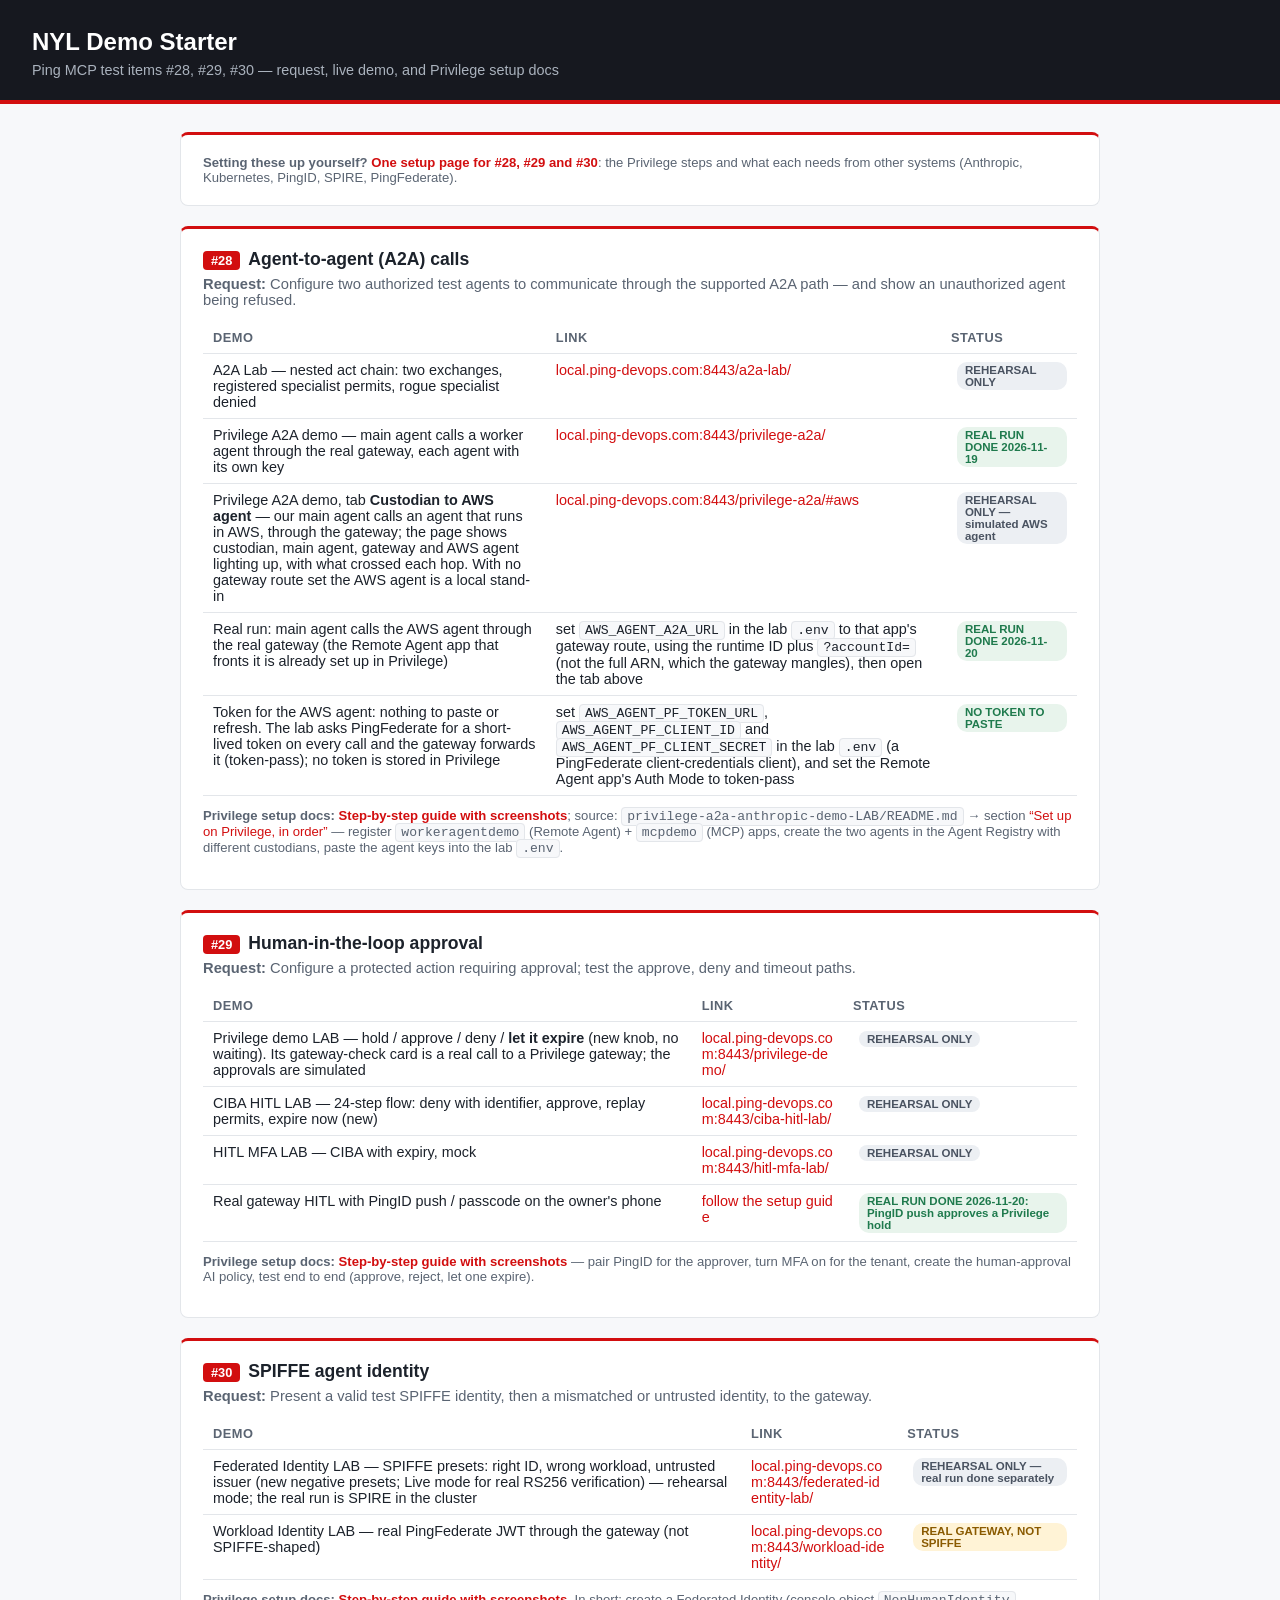
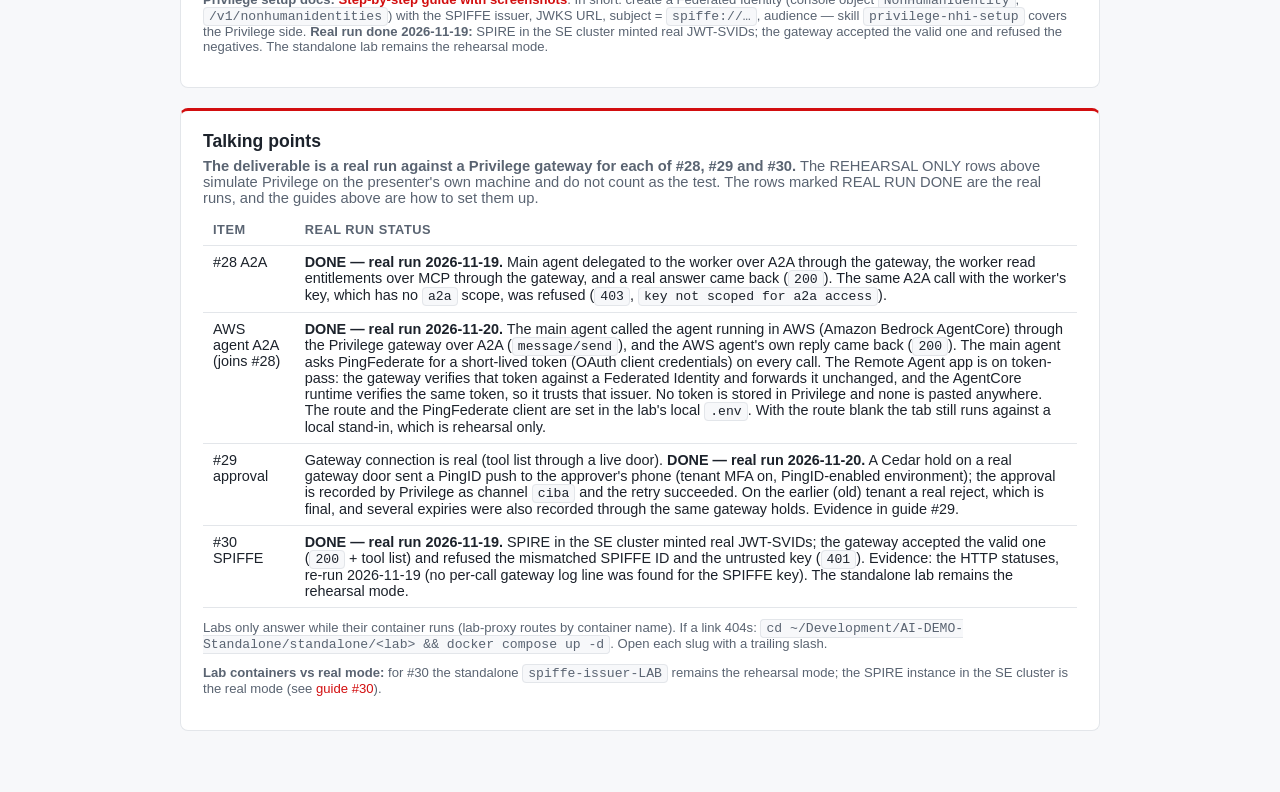
<file: index.html>
<!DOCTYPE html>
<html lang="en">
<head>
<meta charset="utf-8">
<meta name="viewport" content="width=device-width, initial-scale=1">
<title>NYL Demo Starter — MCP test items #28, #29, #30</title>
<style>
  :root { --red:#d20e0f; --text:#1c222b; --muted:#5a6472; --border:#e3e6ea; --bg:#f7f8fa; }
  * { box-sizing:border-box; }
  body { margin:0; font-family:'Montserrat',-apple-system,Helvetica,Arial,sans-serif; color:var(--text); background:var(--bg); }
  header { background:#16181f; color:#fff; padding:28px 32px 22px; border-bottom:4px solid var(--red); }
  header h1 { margin:0 0 6px; font-size:1.5rem; }
  header p { margin:0; color:#aab2bd; font-size:.9rem; }
  main { max-width:960px; margin:0 auto; padding:28px 20px 60px; }
  .card { background:#fff; border:1px solid var(--border); border-top:3px solid var(--red); border-radius:8px; padding:20px 22px; margin-bottom:20px; }
  .card h2 { margin:0 0 4px; font-size:1.1rem; }
  .num { display:inline-block; background:var(--red); color:#fff; border-radius:4px; padding:2px 8px; font-size:.8rem; margin-right:8px; vertical-align:middle; }
  .req { color:var(--muted); font-size:.92rem; margin:6px 0 14px; }
  table { width:100%; border-collapse:collapse; font-size:.9rem; }
  th, td { text-align:left; padding:8px 10px; border-bottom:1px solid var(--border); vertical-align:top; }
  th { color:var(--muted); font-weight:600; font-size:.8rem; text-transform:uppercase; letter-spacing:.04em; }
  a { color:var(--red); text-decoration:none; word-break:break-all; }
  a:hover { text-decoration:underline; }
  .note { font-size:.82rem; color:var(--muted); margin-top:12px; }
  .badge { display:inline-block; font-size:.72rem; font-weight:700; border-radius:10px; padding:2px 8px; margin-left:6px; vertical-align:middle; }
  .mock { background:#e8f4ec; color:#1f7a4d; }
  .owner { background:#fdeaea; color:var(--red); }
  .real { background:#e8f4ec; color:#1f7a4d; }
  .rehearsal { background:#eceff3; color:#4a5361; }
  .partial { background:#fff3d6; color:#8a5a00; }
  code { background:var(--bg); border:1px solid var(--border); border-radius:4px; padding:1px 5px; font-size:.82rem; }
</style>
</head>
<body>
<header>
  <h1>NYL Demo Starter</h1>
  <p>Ping MCP test items #28, #29, #30 &mdash; request, live demo, and Privilege setup docs</p>
</header>
<main>

  <div class="card">
    <p class="note" style="margin:0"><b>Setting these up yourself?</b> <a href="guides/setup-all.html"><b>One setup page for #28, #29 and #30</b></a>: the Privilege steps and what each needs from other systems (Anthropic, Kubernetes, PingID, SPIRE, PingFederate).</p>
  </div>

  <div class="card">
    <h2><span class="num">#28</span>Agent-to-agent (A2A) calls</h2>
    <p class="req"><b>Request:</b> Configure two authorized test agents to communicate through the supported A2A path &mdash; and show an unauthorized agent being refused.</p>
    <table>
      <tr><th>Demo</th><th>Link</th><th>Status</th></tr>
      <tr>
        <td>A2A Lab &mdash; nested act chain: two exchanges, registered specialist permits, rogue specialist denied</td>
        <td><a href="https://local.ping-devops.com:8443/a2a-lab/" target="_blank" rel="noopener noreferrer">local.ping-devops.com:8443/a2a-lab/</a></td>
        <td><span class="badge rehearsal">REHEARSAL ONLY</span></td>
      </tr>
      <tr>
        <td>Privilege A2A demo &mdash; main agent calls a worker agent through the real gateway, each agent with its own key</td>
        <td><a href="https://local.ping-devops.com:8443/privilege-a2a/" target="_blank" rel="noopener noreferrer">local.ping-devops.com:8443/privilege-a2a/</a></td>
        <td><span class="badge real">REAL RUN DONE 2026-11-19</span></td>
      </tr>
      <tr>
        <td>Privilege A2A demo, tab <b>Custodian to AWS agent</b> &mdash; our main agent calls an agent that runs in AWS, through the gateway; the page shows custodian, main agent, gateway and AWS agent lighting up, with what crossed each hop. With no gateway route set the AWS agent is a local stand-in</td>
        <td><a href="https://local.ping-devops.com:8443/privilege-a2a/#aws" target="_blank" rel="noopener noreferrer">local.ping-devops.com:8443/privilege-a2a/#aws</a></td>
        <td><span class="badge rehearsal">REHEARSAL ONLY &mdash; simulated AWS agent</span></td>
      </tr>
      <tr>
        <td>Real run: main agent calls the AWS agent through the real gateway (the Remote Agent app that fronts it is already set up in Privilege)</td>
        <td>set <code>AWS_AGENT_A2A_URL</code> in the lab <code>.env</code> to that app's gateway route, using the runtime ID plus <code>?accountId=</code> (not the full ARN, which the gateway mangles), then open the tab above</td>
        <td><span class="badge real">REAL RUN DONE 2026-11-20</span></td>
      </tr>
      <tr>
        <td>Token for the AWS agent: nothing to paste or refresh. The lab asks PingFederate for a short-lived token on every call and the gateway forwards it (token-pass); no token is stored in Privilege</td>
        <td>set <code>AWS_AGENT_PF_TOKEN_URL</code>, <code>AWS_AGENT_PF_CLIENT_ID</code> and <code>AWS_AGENT_PF_CLIENT_SECRET</code> in the lab <code>.env</code> (a PingFederate client-credentials client), and set the Remote Agent app's Auth Mode to token-pass</td>
        <td><span class="badge real">NO TOKEN TO PASTE</span></td>
      </tr>
    </table>
    <p class="note"><b>Privilege setup docs:</b> <a href="guides/28-a2a.html"><b>Step-by-step guide with screenshots</b></a>; source: <code>privilege-a2a-anthropic-demo-LAB/README.md</code> &rarr; section
      <a href="https://github.com/curtismu7/privilege-a2a-anthropic-demo-LAB#set-up-on-privilege-in-order">&ldquo;Set up on Privilege, in order&rdquo;</a>
      &mdash; register <code>workeragentdemo</code> (Remote Agent) + <code>mcpdemo</code> (MCP) apps, create the two agents in the Agent Registry with different custodians, paste the agent keys into the lab <code>.env</code>.</p>
  </div>

  <div class="card">
    <h2><span class="num">#29</span>Human-in-the-loop approval</h2>
    <p class="req"><b>Request:</b> Configure a protected action requiring approval; test the approve, deny and timeout paths.</p>
    <table>
      <tr><th>Demo</th><th>Link</th><th>Status</th></tr>
      <tr>
        <td>Privilege demo LAB &mdash; hold / approve / deny / <b>let it expire</b> (new knob, no waiting). Its gateway-check card is a real call to a Privilege gateway; the approvals are simulated</td>
        <td><a href="https://local.ping-devops.com:8443/privilege-demo/" target="_blank" rel="noopener noreferrer">local.ping-devops.com:8443/privilege-demo/</a></td>
        <td><span class="badge rehearsal">REHEARSAL ONLY</span></td>
      </tr>
      <tr>
        <td>CIBA HITL LAB &mdash; 24-step flow: deny with identifier, approve, replay permits, expire now (new)</td>
        <td><a href="https://local.ping-devops.com:8443/ciba-hitl-lab/" target="_blank" rel="noopener noreferrer">local.ping-devops.com:8443/ciba-hitl-lab/</a></td>
        <td><span class="badge rehearsal">REHEARSAL ONLY</span></td>
      </tr>
      <tr>
        <td>HITL MFA LAB &mdash; CIBA with expiry, mock</td>
        <td><a href="https://local.ping-devops.com:8443/hitl-mfa-lab/" target="_blank" rel="noopener noreferrer">local.ping-devops.com:8443/hitl-mfa-lab/</a></td>
        <td><span class="badge rehearsal">REHEARSAL ONLY</span></td>
      </tr>
      <tr>
        <td>Real gateway HITL with PingID push / passcode on the owner's phone</td>
        <td><a href="guides/29-human-approval.html">follow the setup guide</a></td>
        <td><span class="badge real">REAL RUN DONE 2026-11-20: PingID push approves a Privilege hold</span></td>
      </tr>
    </table>
    <p class="note"><b>Privilege setup docs:</b> <a href="guides/29-human-approval.html"><b>Step-by-step guide with screenshots</b></a>
      &mdash; pair PingID for the approver, turn MFA on for the tenant, create the human-approval AI policy, test end to end (approve, reject, let one expire).</p>
  </div>

  <div class="card">
    <h2><span class="num">#30</span>SPIFFE agent identity</h2>
    <p class="req"><b>Request:</b> Present a valid test SPIFFE identity, then a mismatched or untrusted identity, to the gateway.</p>
    <table>
      <tr><th>Demo</th><th>Link</th><th>Status</th></tr>
      <tr>
        <td>Federated Identity LAB &mdash; SPIFFE presets: right ID, wrong workload, untrusted issuer (new negative presets; Live mode for real RS256 verification) &mdash; rehearsal mode; the real run is SPIRE in the cluster</td>
        <td><a href="https://local.ping-devops.com:8443/federated-identity-lab/" target="_blank" rel="noopener noreferrer">local.ping-devops.com:8443/federated-identity-lab/</a></td>
        <td><span class="badge rehearsal">REHEARSAL ONLY &mdash; real run done separately</span></td>
      </tr>
      <tr>
        <td>Workload Identity LAB &mdash; real PingFederate JWT through the gateway (not SPIFFE-shaped)</td>
        <td><a href="https://local.ping-devops.com:8443/workload-identity/" target="_blank" rel="noopener noreferrer">local.ping-devops.com:8443/workload-identity/</a></td>
        <td><span class="badge partial">REAL GATEWAY, NOT SPIFFE</span></td>
      </tr>
    </table>
    <p class="note"><b>Privilege setup docs:</b> <a href="guides/30-spiffe.html"><b>Step-by-step guide with screenshots</b></a>. In short: create a Federated Identity (console object <code>NonHumanIdentity</code>, <code>/v1/nonhumanidentities</code>) with the SPIFFE issuer, JWKS URL, subject = <code>spiffe://&hellip;</code>, audience &mdash; skill <code>privilege-nhi-setup</code> covers the Privilege side. <b>Real run done 2026-11-19:</b> SPIRE in the SE cluster minted real JWT-SVIDs; the gateway accepted the valid one and refused the negatives. The standalone lab remains the rehearsal mode.</p>
  </div>

  <div class="card">
    <h2>Talking points</h2>
    <p class="req" style="margin-bottom:8px"><b>The deliverable is a real run against a Privilege gateway for each of #28, #29 and #30.</b> The REHEARSAL ONLY rows above simulate Privilege on the presenter's own machine and do not count as the test. The rows marked REAL RUN DONE are the real runs, and the guides above are how to set them up.</p>
    <table>
      <tr><th>Item</th><th>Real run status</th></tr>
      <tr><td>#28 A2A</td><td><b>DONE &mdash; real run 2026-11-19.</b> Main agent delegated to the worker over A2A through the gateway, the worker read entitlements over MCP through the gateway, and a real answer came back (<code>200</code>). The same A2A call with the worker's key, which has no <code>a2a</code> scope, was refused (<code>403</code>, <code>key not scoped for a2a access</code>).</td></tr>
      <tr><td>AWS agent A2A (joins #28)</td><td><b>DONE &mdash; real run 2026-11-20.</b> The main agent called the agent running in AWS (Amazon Bedrock AgentCore) through the Privilege gateway over A2A (<code>message/send</code>), and the AWS agent's own reply came back (<code>200</code>). The main agent asks PingFederate for a short-lived token (OAuth client credentials) on every call. The Remote Agent app is on token-pass: the gateway verifies that token against a Federated Identity and forwards it unchanged, and the AgentCore runtime verifies the same token, so it trusts that issuer. No token is stored in Privilege and none is pasted anywhere. The route and the PingFederate client are set in the lab's local <code>.env</code>. With the route blank the tab still runs against a local stand-in, which is rehearsal only.</td></tr>
      <tr><td>#29 approval</td><td>Gateway connection is real (tool list through a live door). <b>DONE &mdash; real run 2026-11-20.</b> A Cedar hold on a real gateway door sent a PingID push to the approver's phone (tenant MFA on, PingID-enabled environment); the approval is recorded by Privilege as channel <code>ciba</code> and the retry succeeded. On the earlier (old) tenant a real reject, which is final, and several expiries were also recorded through the same gateway holds. Evidence in guide #29.</td></tr>
      <tr><td>#30 SPIFFE</td><td><b>DONE &mdash; real run 2026-11-19.</b> SPIRE in the SE cluster minted real JWT-SVIDs; the gateway accepted the valid one (<code>200</code> + tool list) and refused the mismatched SPIFFE ID and the untrusted key (<code>401</code>). Evidence: the HTTP statuses, re-run 2026-11-19 (no per-call gateway log line was found for the SPIFFE key). The standalone lab remains the rehearsal mode.</td></tr>
    </table>
    <p class="note">Labs only answer while their container runs (lab-proxy routes by container name). If a link 404s: <code>cd ~/Development/AI-DEMO-Standalone/standalone/&lt;lab&gt; &amp;&amp; docker compose up -d</code>. Open each slug with a trailing slash.</p>
    <p class="note"><b>Lab containers vs real mode:</b> for #30 the standalone <code>spiffe-issuer-LAB</code> remains the rehearsal mode; the SPIRE instance in the SE cluster is the real mode (see <a href="guides/30-spiffe.html">guide #30</a>).</p>
  </div>

</main>
</body>
</html>
</file>
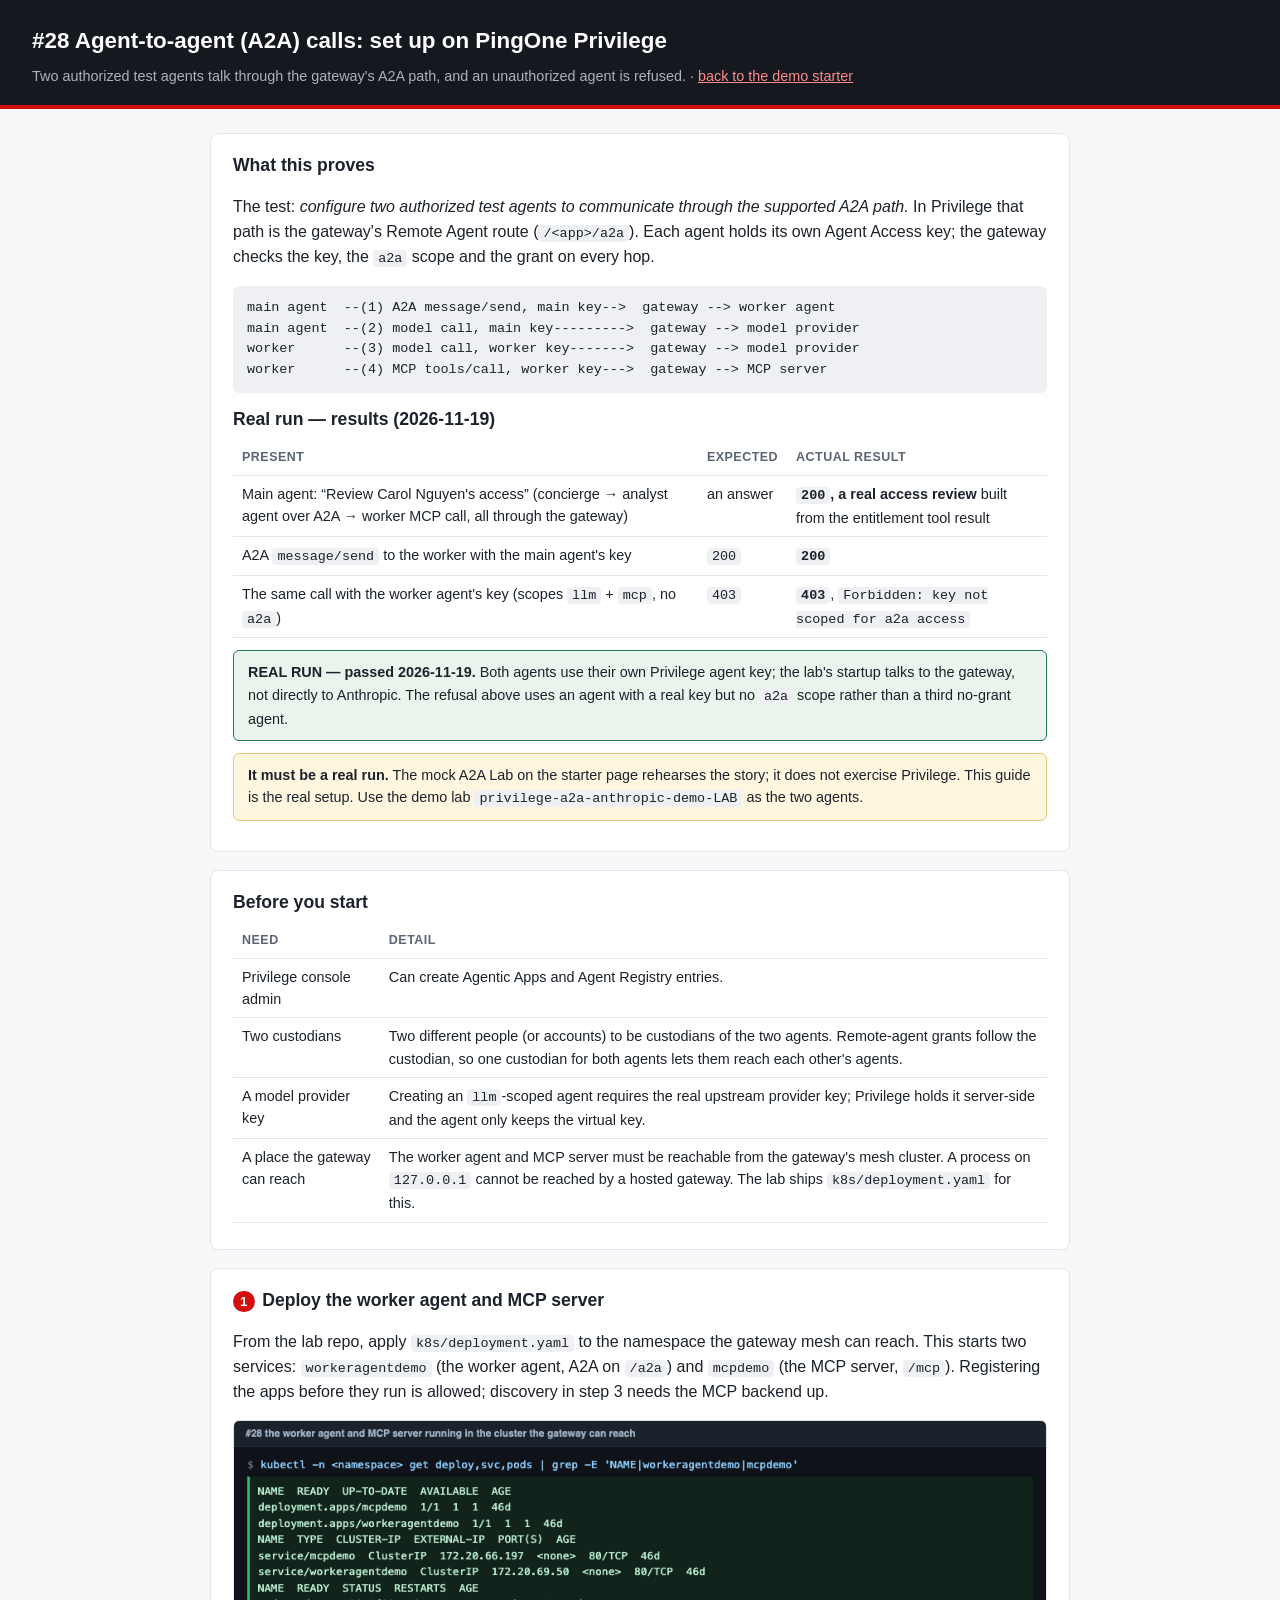
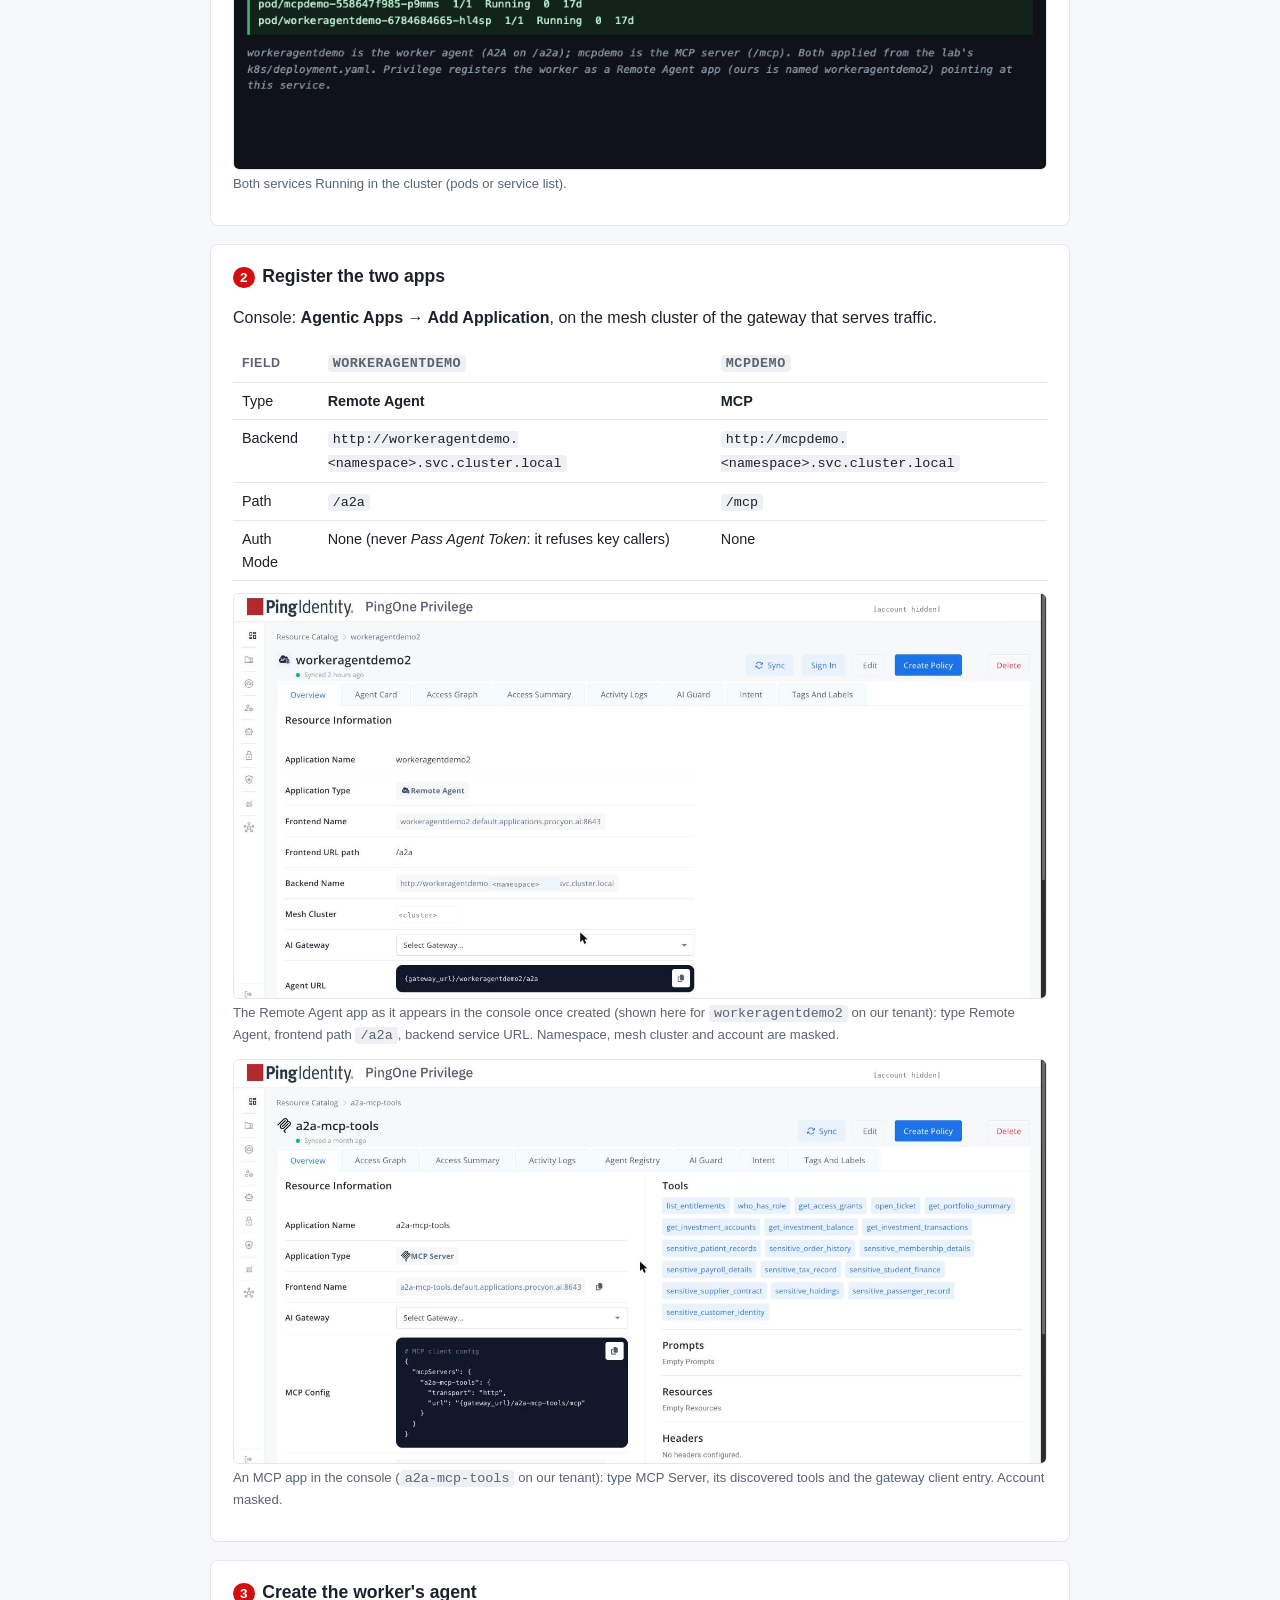
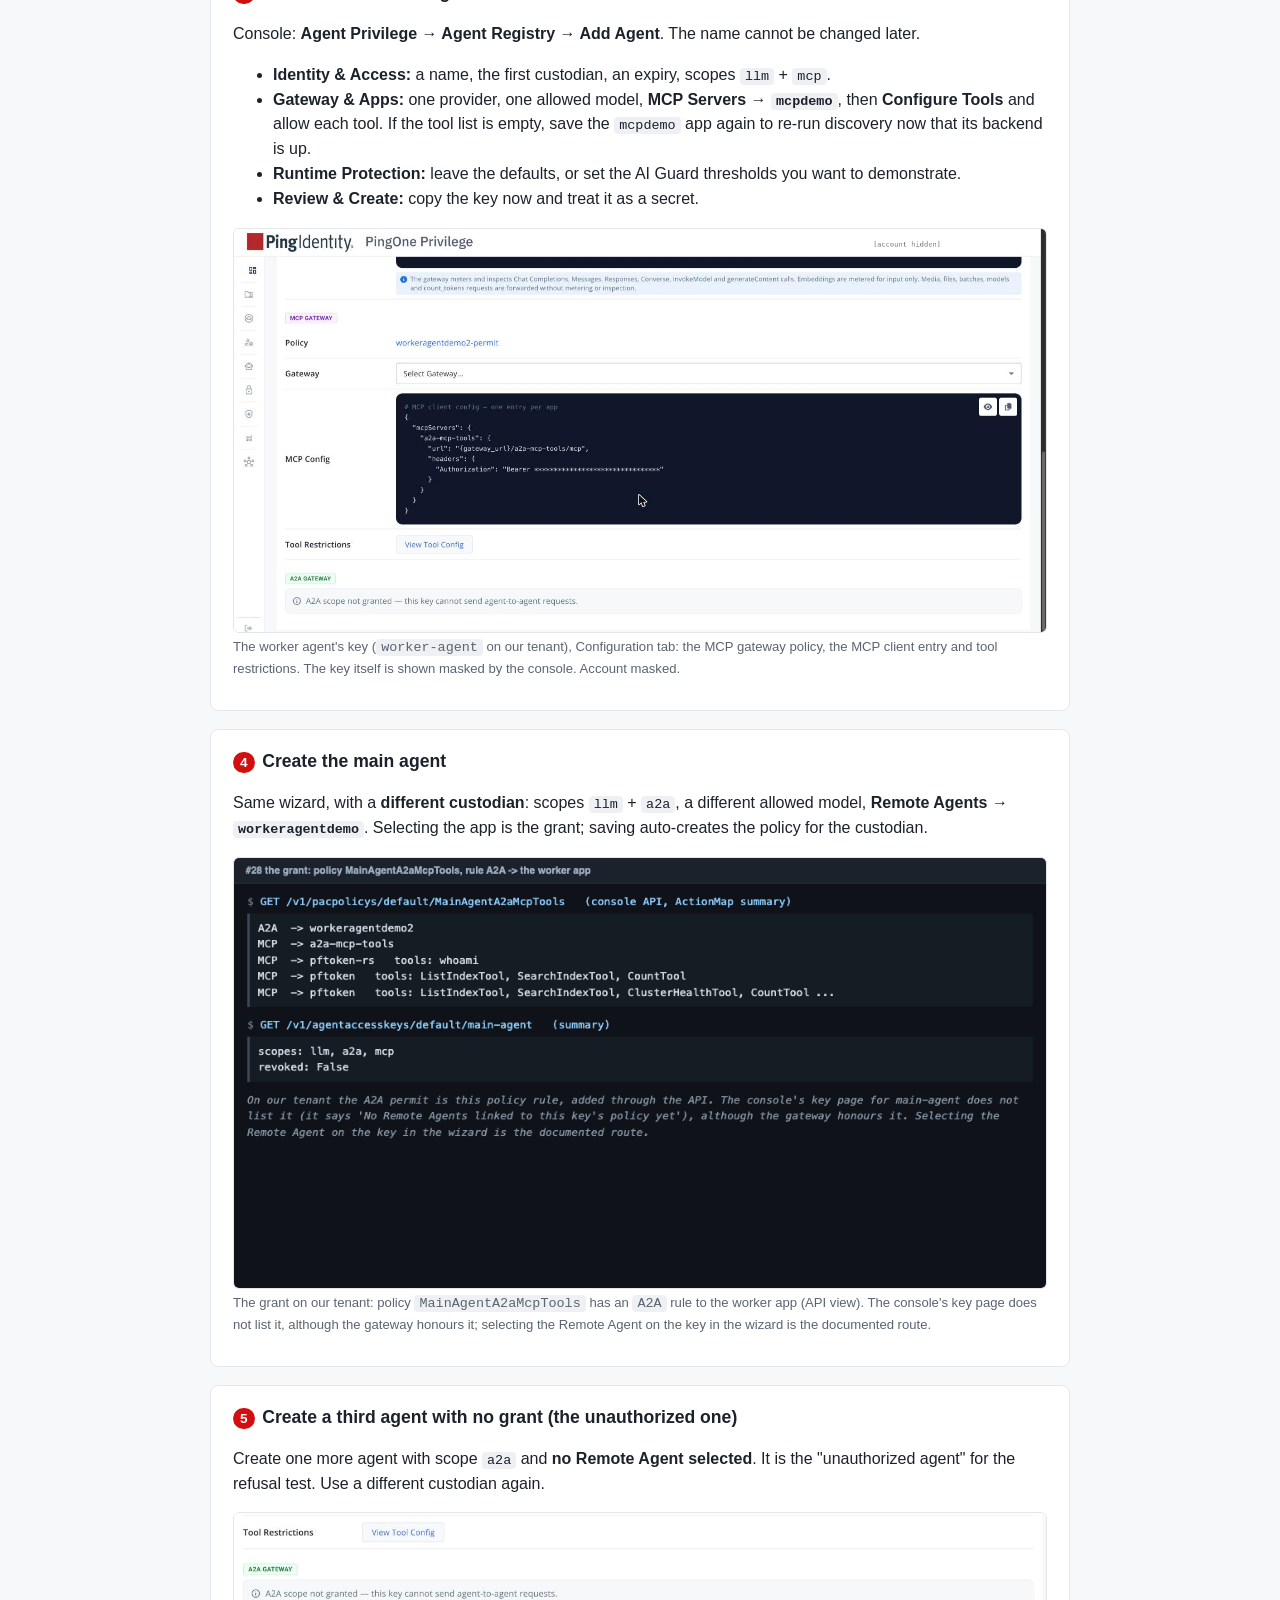
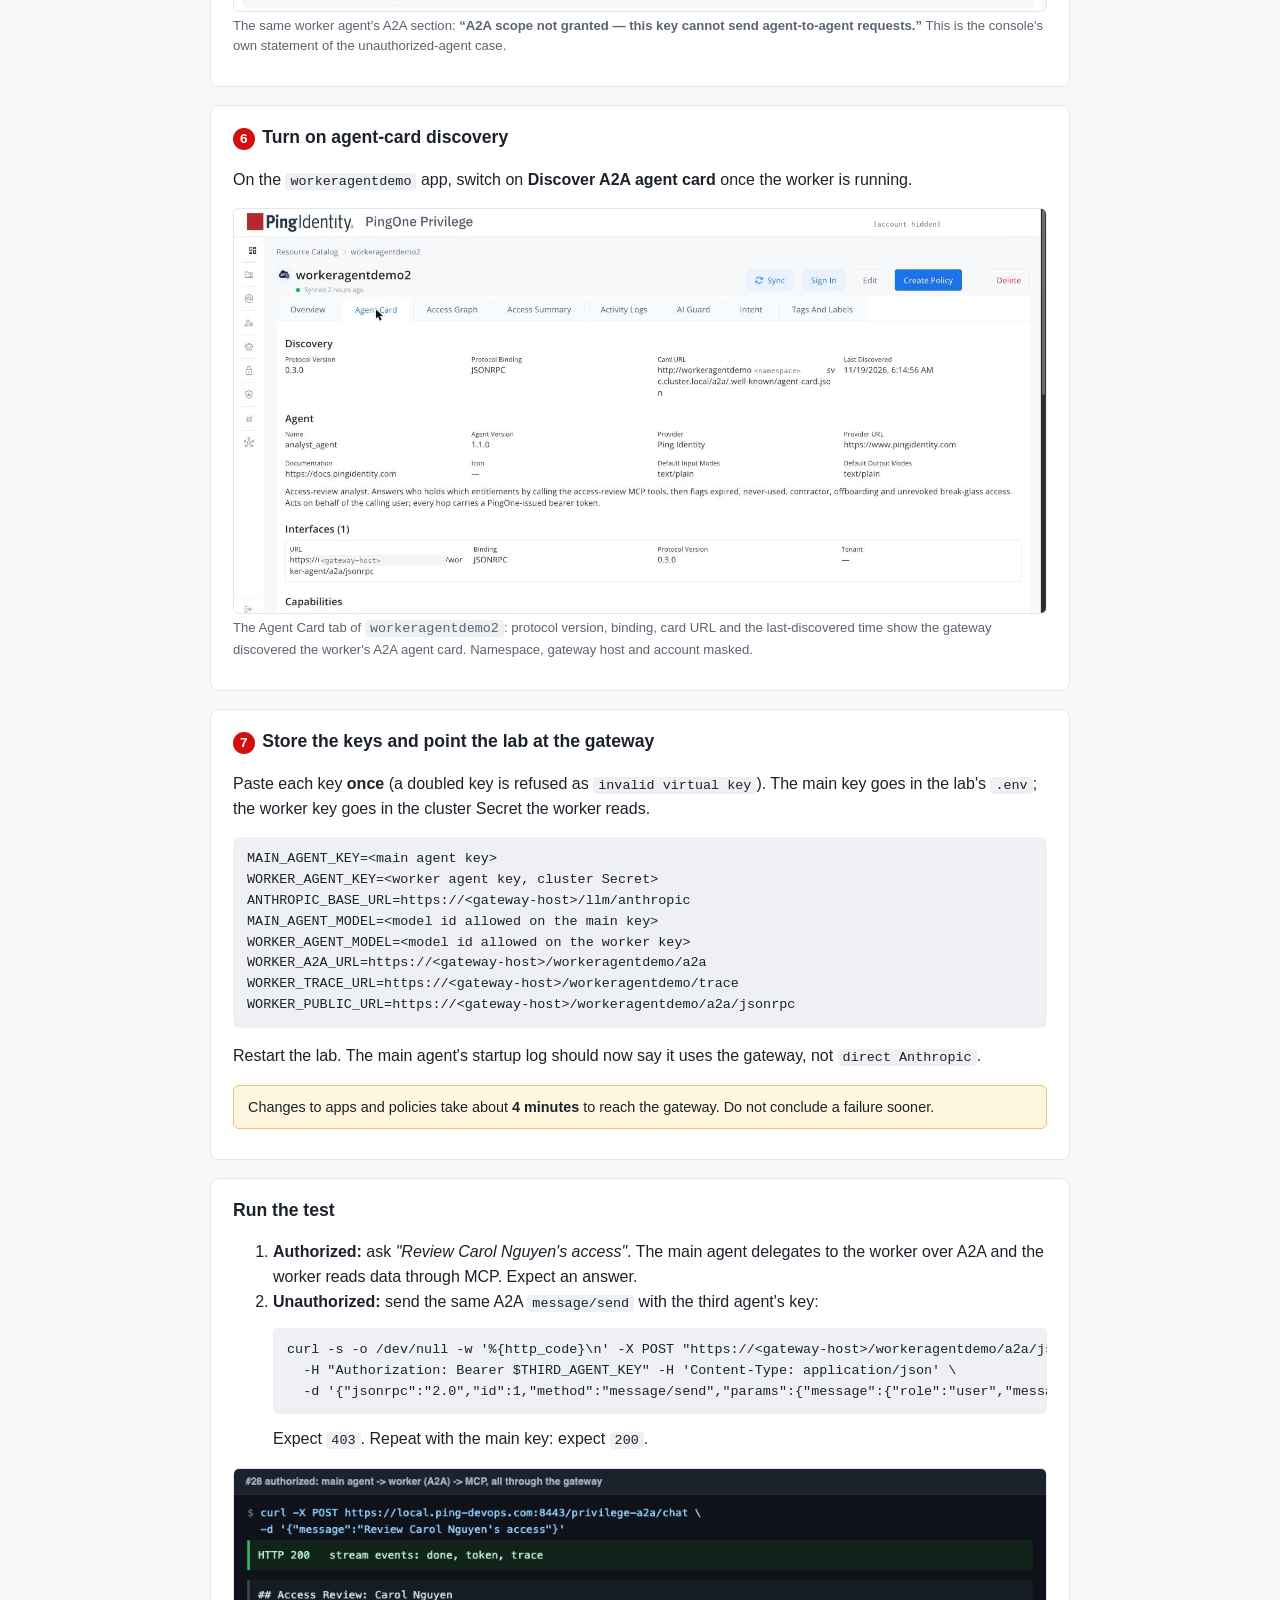
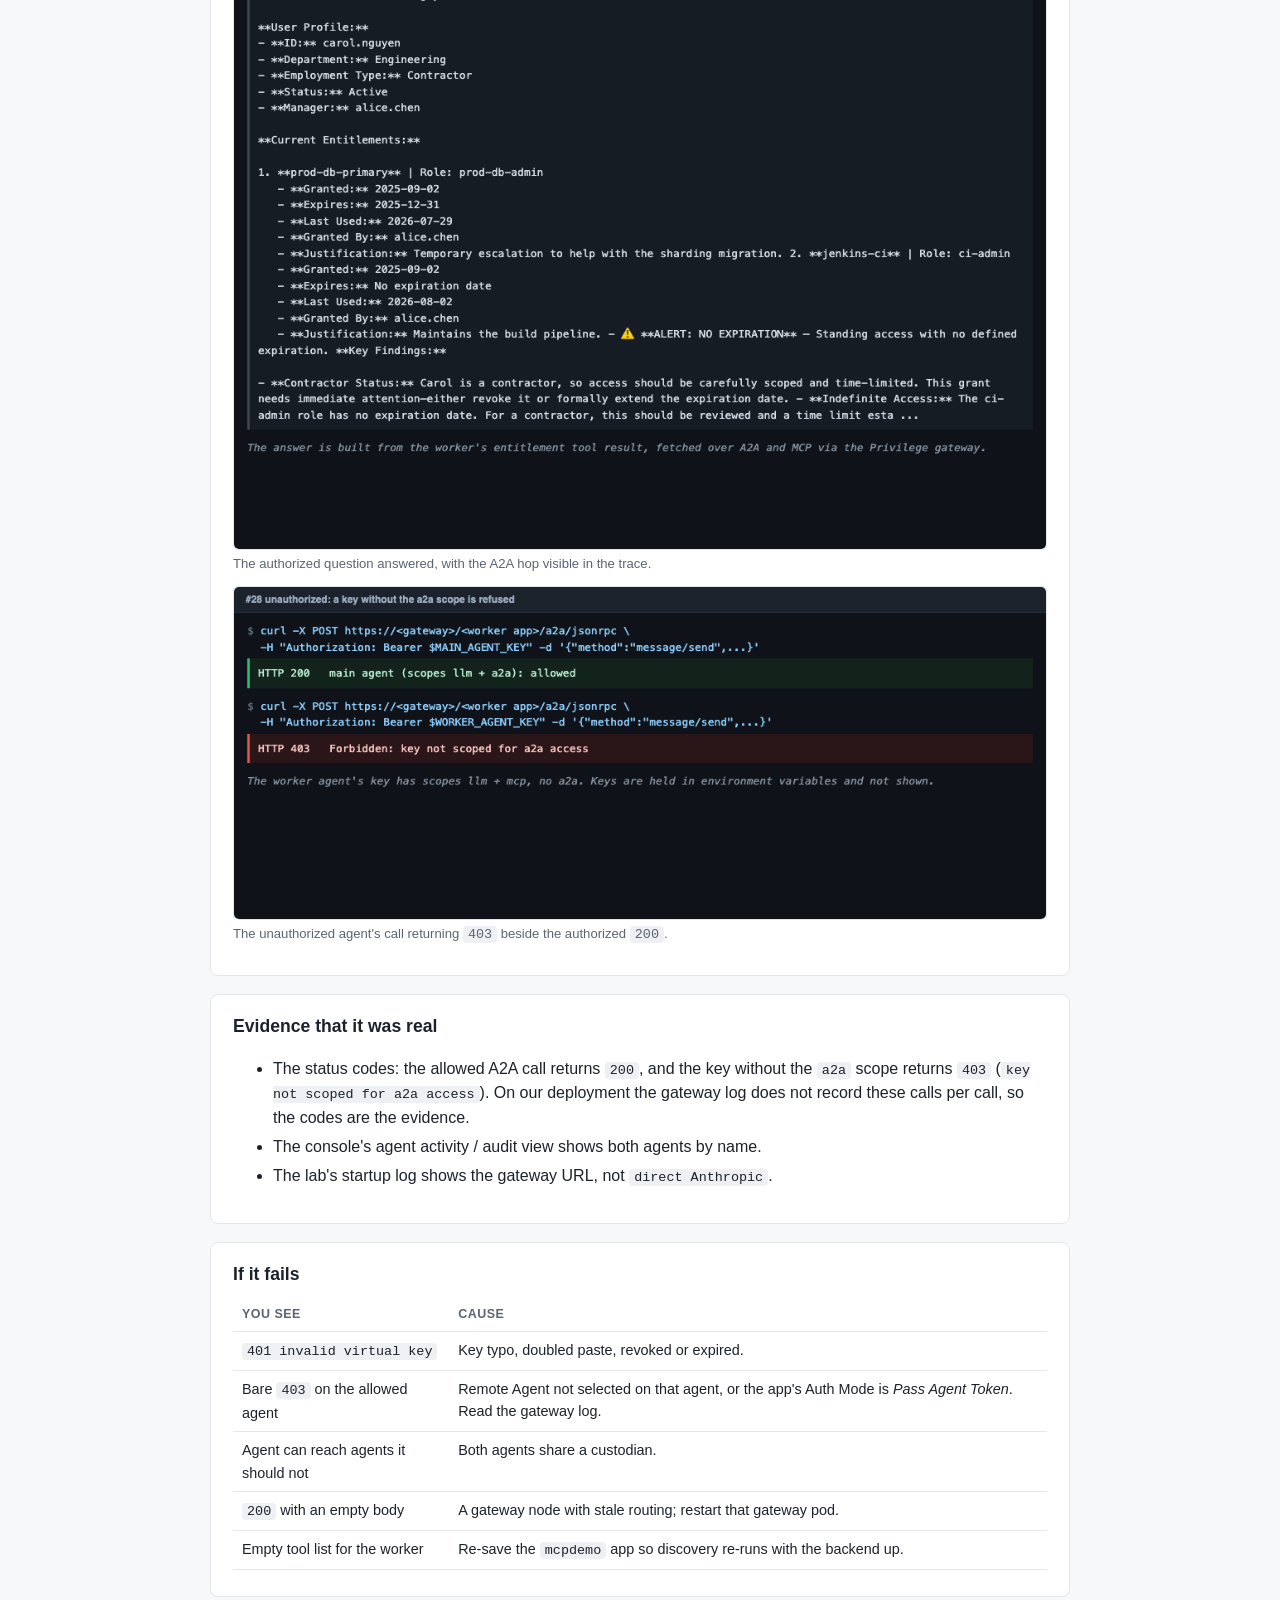
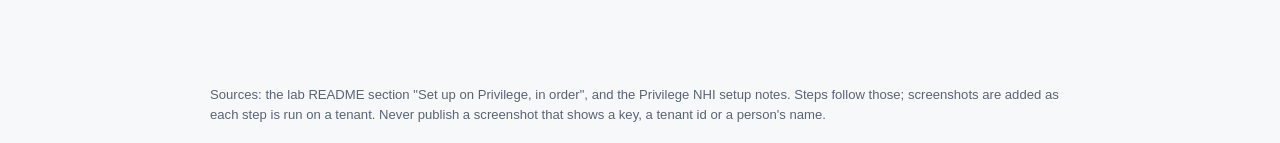
<file: guides/28-a2a.html>
<!doctype html>
<html lang="en">
<head>
<meta charset="utf-8">
<meta name="viewport" content="width=device-width, initial-scale=1">
<title>Set up #28: agent-to-agent (A2A) in Privilege</title>
<link rel="stylesheet" href="guide.css">
</head>
<body>
<header>
  <h1>#28 Agent-to-agent (A2A) calls: set up on PingOne Privilege</h1>
  <p>Two authorized test agents talk through the gateway's A2A path, and an unauthorized agent is refused. &middot; <a href="../index.html">back to the demo starter</a></p>
</header>
<main>

<section>
  <h2 style="margin-bottom:6px">What this proves</h2>
  <p>The test: <i>configure two authorized test agents to communicate through the supported A2A path.</i> In Privilege that path is the gateway's Remote Agent route (<code>/&lt;app&gt;/a2a</code>). Each agent holds its own Agent Access key; the gateway checks the key, the <code>a2a</code> scope and the grant on every hop.</p>
  <pre><code>main agent  --(1) A2A message/send, main key--&gt;  gateway --&gt; worker agent
main agent  --(2) model call, main key---------&gt;  gateway --&gt; model provider
worker      --(3) model call, worker key-------&gt;  gateway --&gt; model provider
worker      --(4) MCP tools/call, worker key---&gt;  gateway --&gt; MCP server</code></pre>
  <h2 style="margin-bottom:6px">Real run &mdash; results (2026-11-19)</h2>
  <table>
    <tr><th>Present</th><th>Expected</th><th>Actual result</th></tr>
    <tr><td>Main agent: &ldquo;Review Carol Nguyen's access&rdquo; (concierge &rarr; analyst agent over A2A &rarr; worker MCP call, all through the gateway)</td><td>an answer</td><td><b><code>200</code>, a real access review</b> built from the entitlement tool result</td></tr>
    <tr><td>A2A <code>message/send</code> to the worker with the main agent's key</td><td><code>200</code></td><td><b><code>200</code></b></td></tr>
    <tr><td>The same call with the worker agent's key (scopes <code>llm</code> + <code>mcp</code>, no <code>a2a</code>)</td><td><code>403</code></td><td><b><code>403</code></b>, <code>Forbidden: key not scoped for a2a access</code></td></tr>
  </table>
  <div class="warn ok"><b>REAL RUN &mdash; passed 2026-11-19.</b> Both agents use their own Privilege agent key; the lab's startup talks to the gateway, not directly to Anthropic. The refusal above uses an agent with a real key but no <code>a2a</code> scope rather than a third no-grant agent.</div>
  <div class="warn"><b>It must be a real run.</b> The mock A2A Lab on the starter page rehearses the story; it does not exercise Privilege. This guide is the real setup. Use the demo lab <code>privilege-a2a-anthropic-demo-LAB</code> as the two agents.</div>
</section>

<section>
  <h2 style="margin-bottom:6px">Before you start</h2>
  <table>
    <tr><th>Need</th><th>Detail</th></tr>
    <tr><td>Privilege console admin</td><td>Can create Agentic Apps and Agent Registry entries.</td></tr>
    <tr><td>Two custodians</td><td>Two different people (or accounts) to be custodians of the two agents. Remote-agent grants follow the custodian, so one custodian for both agents lets them reach each other's agents.</td></tr>
    <tr><td>A model provider key</td><td>Creating an <code>llm</code>-scoped agent requires the real upstream provider key; Privilege holds it server-side and the agent only keeps the virtual key.</td></tr>
    <tr><td>A place the gateway can reach</td><td>The worker agent and MCP server must be reachable from the gateway's mesh cluster. A process on <code>127.0.0.1</code> cannot be reached by a hosted gateway. The lab ships <code>k8s/deployment.yaml</code> for this.</td></tr>
  </table>
</section>

<section class="step">
  <h2>Deploy the worker agent and MCP server</h2>
  <p>From the lab repo, apply <code>k8s/deployment.yaml</code> to the namespace the gateway mesh can reach. This starts two services: <code>workeragentdemo</code> (the worker agent, A2A on <code>/a2a</code>) and <code>mcpdemo</code> (the MCP server, <code>/mcp</code>). Registering the apps before they run is allowed; discovery in step 3 needs the MCP backend up.</p>
  <figure class="shot" data-file="28-01-k8s-services-running.png"><img src="img/28-01-k8s-services-running.png" alt="Worker and MCP services running" onerror="this.parentNode.classList.add('missing')"><figcaption>Both services Running in the cluster (pods or service list).</figcaption></figure>
</section>

<section class="step">
  <h2>Register the two apps</h2>
  <p>Console: <b>Agentic Apps &rarr; Add Application</b>, on the mesh cluster of the gateway that serves traffic.</p>
  <table>
    <tr><th>Field</th><th><code>workeragentdemo</code></th><th><code>mcpdemo</code></th></tr>
    <tr><td>Type</td><td><b>Remote Agent</b></td><td><b>MCP</b></td></tr>
    <tr><td>Backend</td><td><code>http://workeragentdemo.&lt;namespace&gt;.svc.cluster.local</code></td><td><code>http://mcpdemo.&lt;namespace&gt;.svc.cluster.local</code></td></tr>
    <tr><td>Path</td><td><code>/a2a</code></td><td><code>/mcp</code></td></tr>
    <tr><td>Auth Mode</td><td>None (never <i>Pass Agent Token</i>: it refuses key callers)</td><td>None</td></tr>
  </table>
  <figure class="shot" data-file="28-02-add-remote-agent-app.png"><img src="img/28-02-add-remote-agent-app.png" alt="Add Application, Remote Agent" onerror="this.parentNode.classList.add('missing')"><figcaption>The Remote Agent app as it appears in the console once created (shown here for <code>workeragentdemo2</code> on our tenant): type Remote Agent, frontend path <code>/a2a</code>, backend service URL. Namespace, mesh cluster and account are masked.</figcaption></figure>
  <figure class="shot" data-file="28-03-add-mcp-app.png"><img src="img/28-03-add-mcp-app.png" alt="Add Application, MCP" onerror="this.parentNode.classList.add('missing')"><figcaption>An MCP app in the console (<code>a2a-mcp-tools</code> on our tenant): type MCP Server, its discovered tools and the gateway client entry. Account masked.</figcaption></figure>
</section>

<section class="step">
  <h2>Create the worker's agent</h2>
  <p>Console: <b>Agent Privilege &rarr; Agent Registry &rarr; Add Agent</b>. The name cannot be changed later.</p>
  <ul>
    <li><b>Identity &amp; Access:</b> a name, the first custodian, an expiry, scopes <code>llm</code> + <code>mcp</code>.</li>
    <li><b>Gateway &amp; Apps:</b> one provider, one allowed model, <b>MCP Servers &rarr; <code>mcpdemo</code></b>, then <b>Configure Tools</b> and allow each tool. If the tool list is empty, save the <code>mcpdemo</code> app again to re-run discovery now that its backend is up.</li>
    <li><b>Runtime Protection:</b> leave the defaults, or set the AI Guard thresholds you want to demonstrate.</li>
    <li><b>Review &amp; Create:</b> copy the key now and treat it as a secret.</li>
  </ul>
  <figure class="shot" data-file="28-04-worker-agent-scopes-apps.png"><img src="img/28-04-worker-agent-scopes-apps.png" alt="Worker agent, scopes and apps" onerror="this.parentNode.classList.add('missing')"><figcaption>The worker agent's key (<code>worker-agent</code> on our tenant), Configuration tab: the MCP gateway policy, the MCP client entry and tool restrictions. The key itself is shown masked by the console. Account masked.</figcaption></figure>
</section>

<section class="step">
  <h2>Create the main agent</h2>
  <p>Same wizard, with a <b>different custodian</b>: scopes <code>llm</code> + <code>a2a</code>, a different allowed model, <b>Remote Agents &rarr; <code>workeragentdemo</code></b>. Selecting the app is the grant; saving auto-creates the policy for the custodian.</p>
  <figure class="shot" data-file="28-05-main-agent-remote-agent-grant.png"><img src="img/28-05-main-agent-remote-agent-grant.png" alt="Main agent with remote agent selected" onerror="this.parentNode.classList.add('missing')"><figcaption>The grant on our tenant: policy <code>MainAgentA2aMcpTools</code> has an <code>A2A</code> rule to the worker app (API view). The console's key page does not list it, although the gateway honours it; selecting the Remote Agent on the key in the wizard is the documented route.</figcaption></figure>
</section>

<section class="step">
  <h2>Create a third agent with no grant (the unauthorized one)</h2>
  <p>Create one more agent with scope <code>a2a</code> and <b>no Remote Agent selected</b>. It is the "unauthorized agent" for the refusal test. Use a different custodian again.</p>
  <figure class="shot" data-file="28-06-unauthorized-agent.png"><img src="img/28-06-unauthorized-agent.png" alt="Agent with a2a scope and no remote agent" onerror="this.parentNode.classList.add('missing')"><figcaption>The same worker agent's A2A section: <b>&ldquo;A2A scope not granted &mdash; this key cannot send agent-to-agent requests.&rdquo;</b> This is the console's own statement of the unauthorized-agent case.</figcaption></figure>
</section>

<section class="step">
  <h2>Turn on agent-card discovery</h2>
  <p>On the <code>workeragentdemo</code> app, switch on <b>Discover A2A agent card</b> once the worker is running.</p>
  <figure class="shot" data-file="28-07-discover-agent-card.png"><img src="img/28-07-discover-agent-card.png" alt="Discover A2A agent card enabled" onerror="this.parentNode.classList.add('missing')"><figcaption>The Agent Card tab of <code>workeragentdemo2</code>: protocol version, binding, card URL and the last-discovered time show the gateway discovered the worker's A2A agent card. Namespace, gateway host and account masked.</figcaption></figure>
</section>

<section class="step">
  <h2>Store the keys and point the lab at the gateway</h2>
  <p>Paste each key <b>once</b> (a doubled key is refused as <code>invalid virtual key</code>). The main key goes in the lab's <code>.env</code>; the worker key goes in the cluster Secret the worker reads.</p>
<pre><code>MAIN_AGENT_KEY=&lt;main agent key&gt;
WORKER_AGENT_KEY=&lt;worker agent key, cluster Secret&gt;
ANTHROPIC_BASE_URL=https://&lt;gateway-host&gt;/llm/anthropic
MAIN_AGENT_MODEL=&lt;model id allowed on the main key&gt;
WORKER_AGENT_MODEL=&lt;model id allowed on the worker key&gt;
WORKER_A2A_URL=https://&lt;gateway-host&gt;/workeragentdemo/a2a
WORKER_TRACE_URL=https://&lt;gateway-host&gt;/workeragentdemo/trace
WORKER_PUBLIC_URL=https://&lt;gateway-host&gt;/workeragentdemo/a2a/jsonrpc</code></pre>
  <p>Restart the lab. The main agent's startup log should now say it uses the gateway, not <code>direct Anthropic</code>.</p>
  <div class="warn">Changes to apps and policies take about <b>4 minutes</b> to reach the gateway. Do not conclude a failure sooner.</div>
</section>

<section>
  <h2>Run the test</h2>
  <ol>
    <li><b>Authorized:</b> ask <i>"Review Carol Nguyen's access"</i>. The main agent delegates to the worker over A2A and the worker reads data through MCP. Expect an answer.</li>
    <li><b>Unauthorized:</b> send the same A2A <code>message/send</code> with the third agent's key:
<pre><code>curl -s -o /dev/null -w '%{http_code}\n' -X POST "https://&lt;gateway-host&gt;/workeragentdemo/a2a/jsonrpc" \
  -H "Authorization: Bearer $THIRD_AGENT_KEY" -H 'Content-Type: application/json' \
  -d '{"jsonrpc":"2.0","id":1,"method":"message/send","params":{"message":{"role":"user","messageId":"m1","parts":[{"kind":"text","text":"Hello"}]}}}'</code></pre>
    Expect <code>403</code>. Repeat with the main key: expect <code>200</code>.</li>
  </ol>
  <figure class="shot" data-file="28-08-authorized-answer.png"><img src="img/28-08-authorized-answer.png" alt="Authorized A2A answer" onerror="this.parentNode.classList.add('missing')"><figcaption>The authorized question answered, with the A2A hop visible in the trace.</figcaption></figure>
  <figure class="shot" data-file="28-09-unauthorized-403.png"><img src="img/28-09-unauthorized-403.png" alt="Unauthorized agent refused with 403" onerror="this.parentNode.classList.add('missing')"><figcaption>The unauthorized agent's call returning <code>403</code> beside the authorized <code>200</code>.</figcaption></figure>
</section>

<section>
  <h2>Evidence that it was real</h2>
  <ul class="checks">
    <li>The status codes: the allowed A2A call returns <code>200</code>, and the key without the <code>a2a</code> scope returns <code>403</code> (<code>key not scoped for a2a access</code>). On our deployment the gateway log does not record these calls per call, so the codes are the evidence.</li>
    <li>The console's agent activity / audit view shows both agents by name.</li>
    <li>The lab's startup log shows the gateway URL, not <code>direct Anthropic</code>.</li>
  </ul>
</section>

<section>
  <h2>If it fails</h2>
  <table>
    <tr><th>You see</th><th>Cause</th></tr>
    <tr><td><code>401 invalid virtual key</code></td><td>Key typo, doubled paste, revoked or expired.</td></tr>
    <tr><td>Bare <code>403</code> on the allowed agent</td><td>Remote Agent not selected on that agent, or the app's Auth Mode is <i>Pass Agent Token</i>. Read the gateway log.</td></tr>
    <tr><td>Agent can reach agents it should not</td><td>Both agents share a custodian.</td></tr>
    <tr><td><code>200</code> with an empty body</td><td>A gateway node with stale routing; restart that gateway pod.</td></tr>
    <tr><td>Empty tool list for the worker</td><td>Re-save the <code>mcpdemo</code> app so discovery re-runs with the backend up.</td></tr>
  </table>
</section>

</main>
<footer>Sources: the lab README section "Set up on Privilege, in order", and the Privilege NHI setup notes. Steps follow those; screenshots are added as each step is run on a tenant. Never publish a screenshot that shows a key, a tenant id or a person's name.</footer>
</body>
</html>
</file>
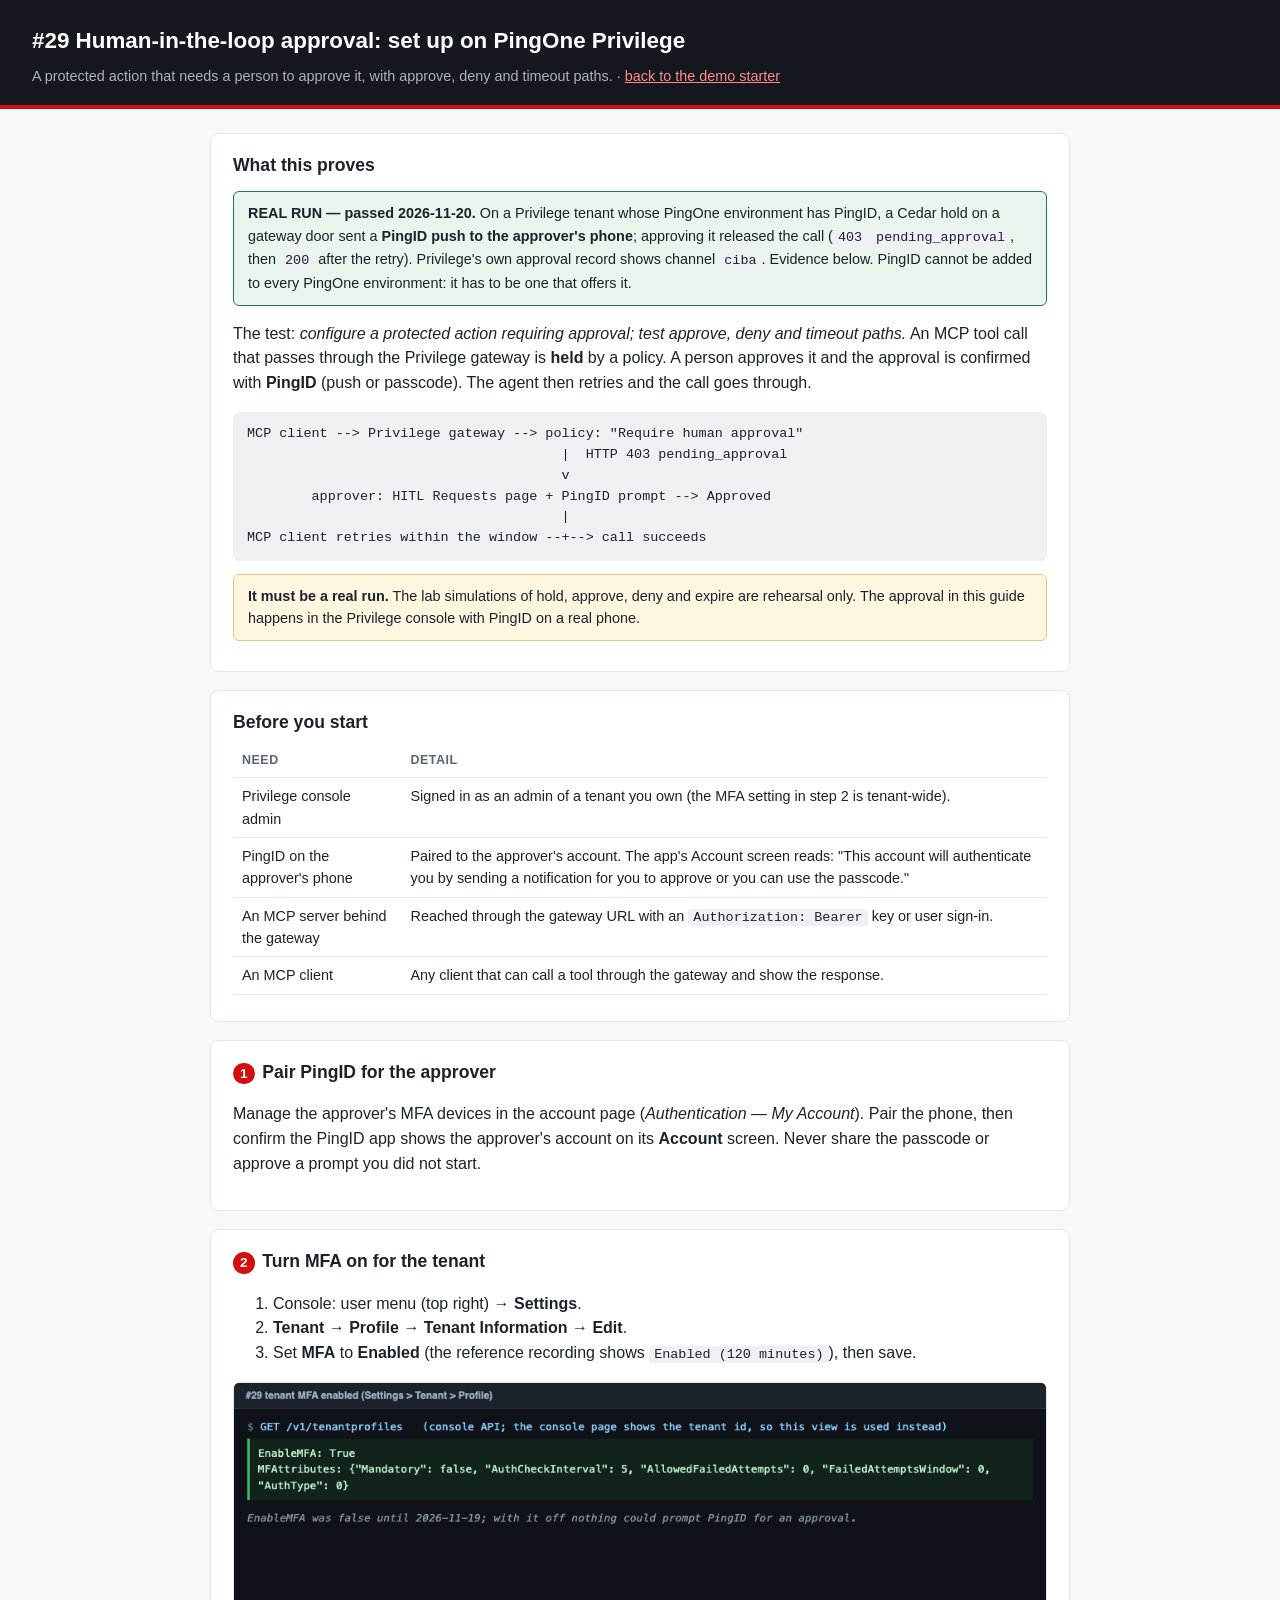
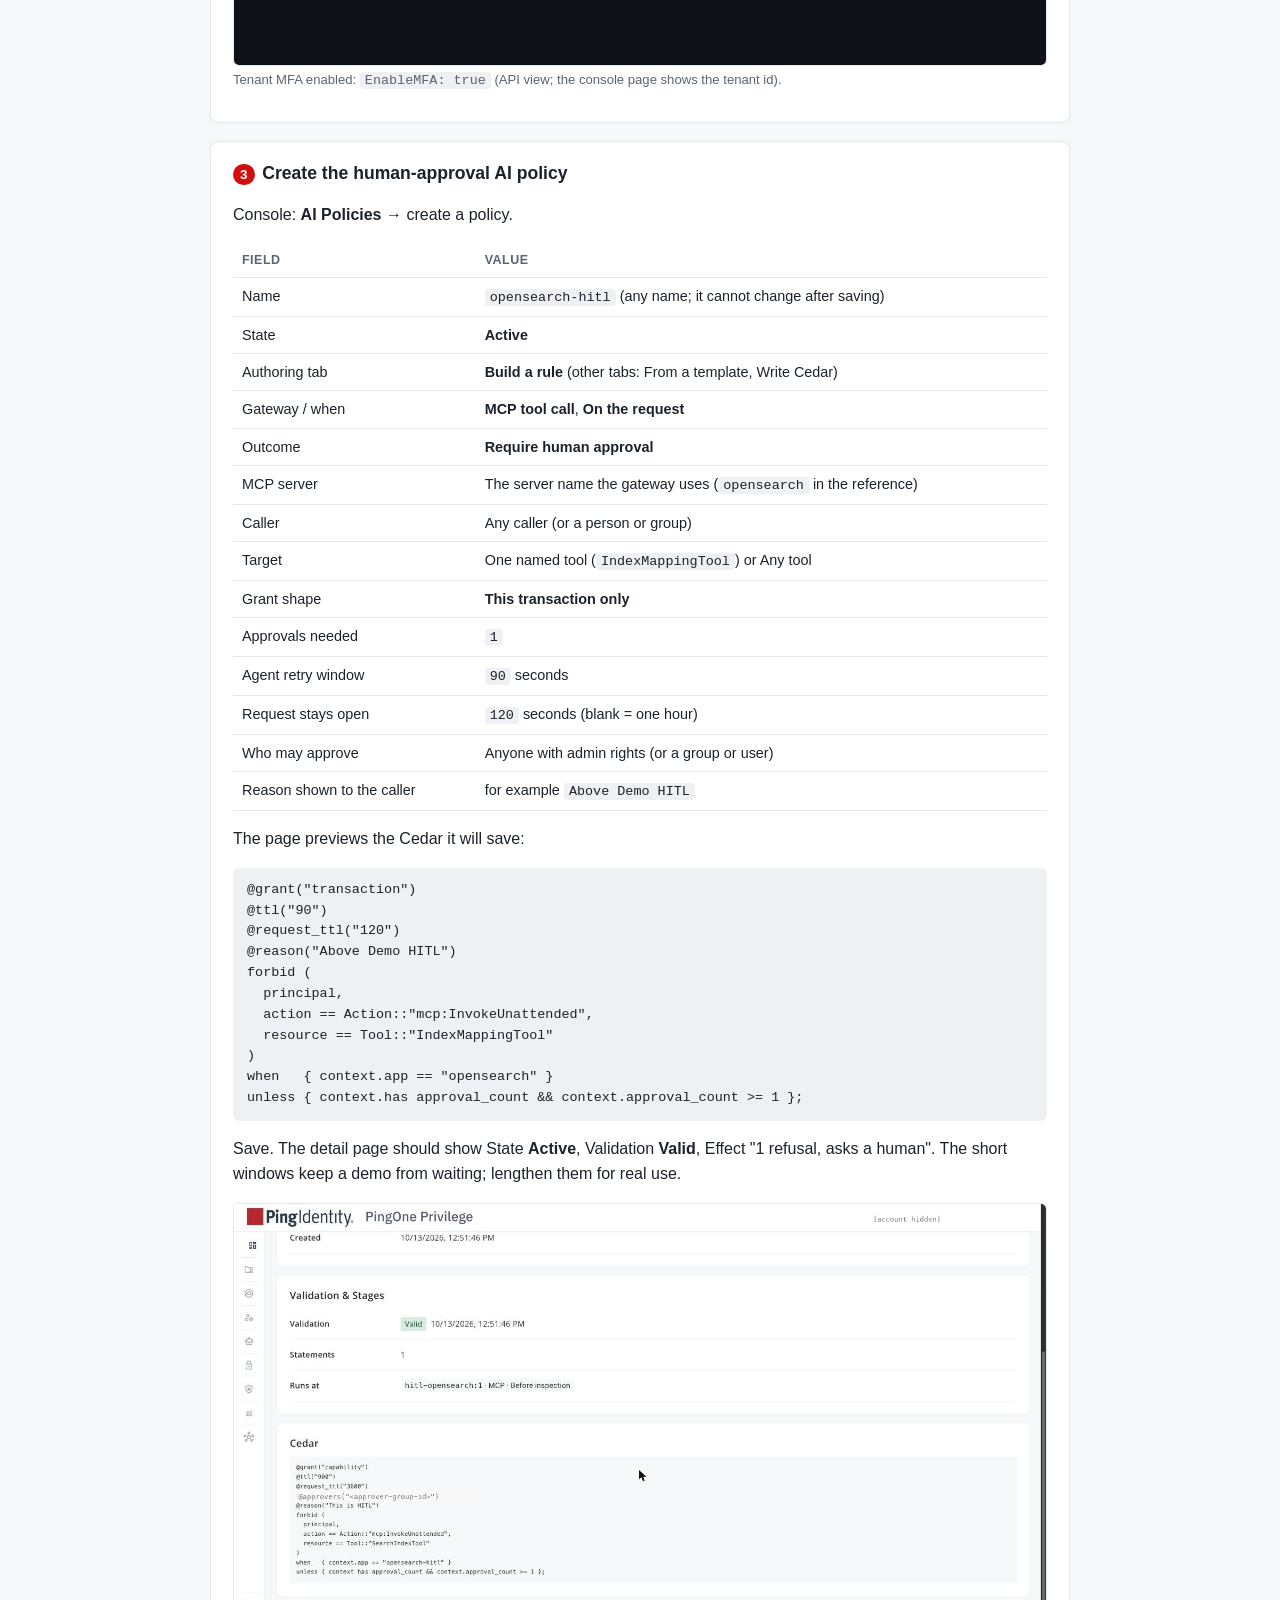
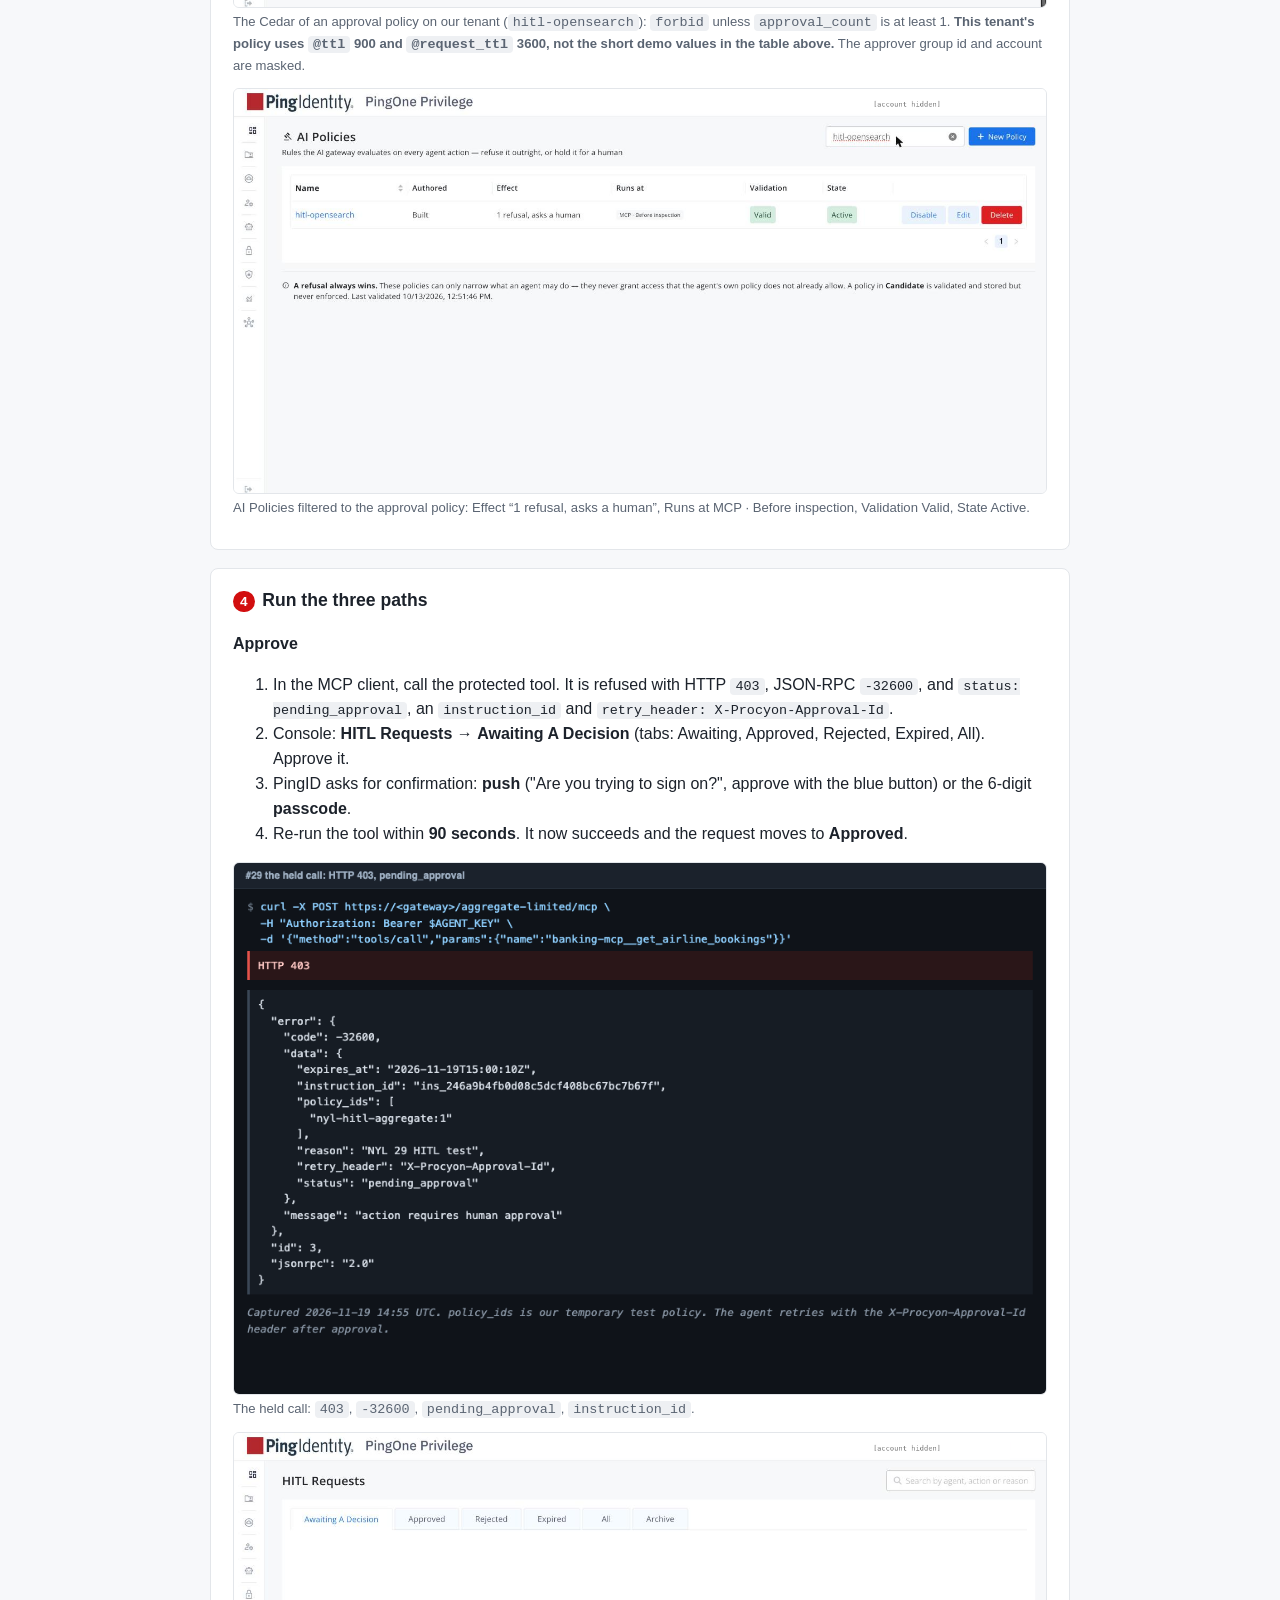
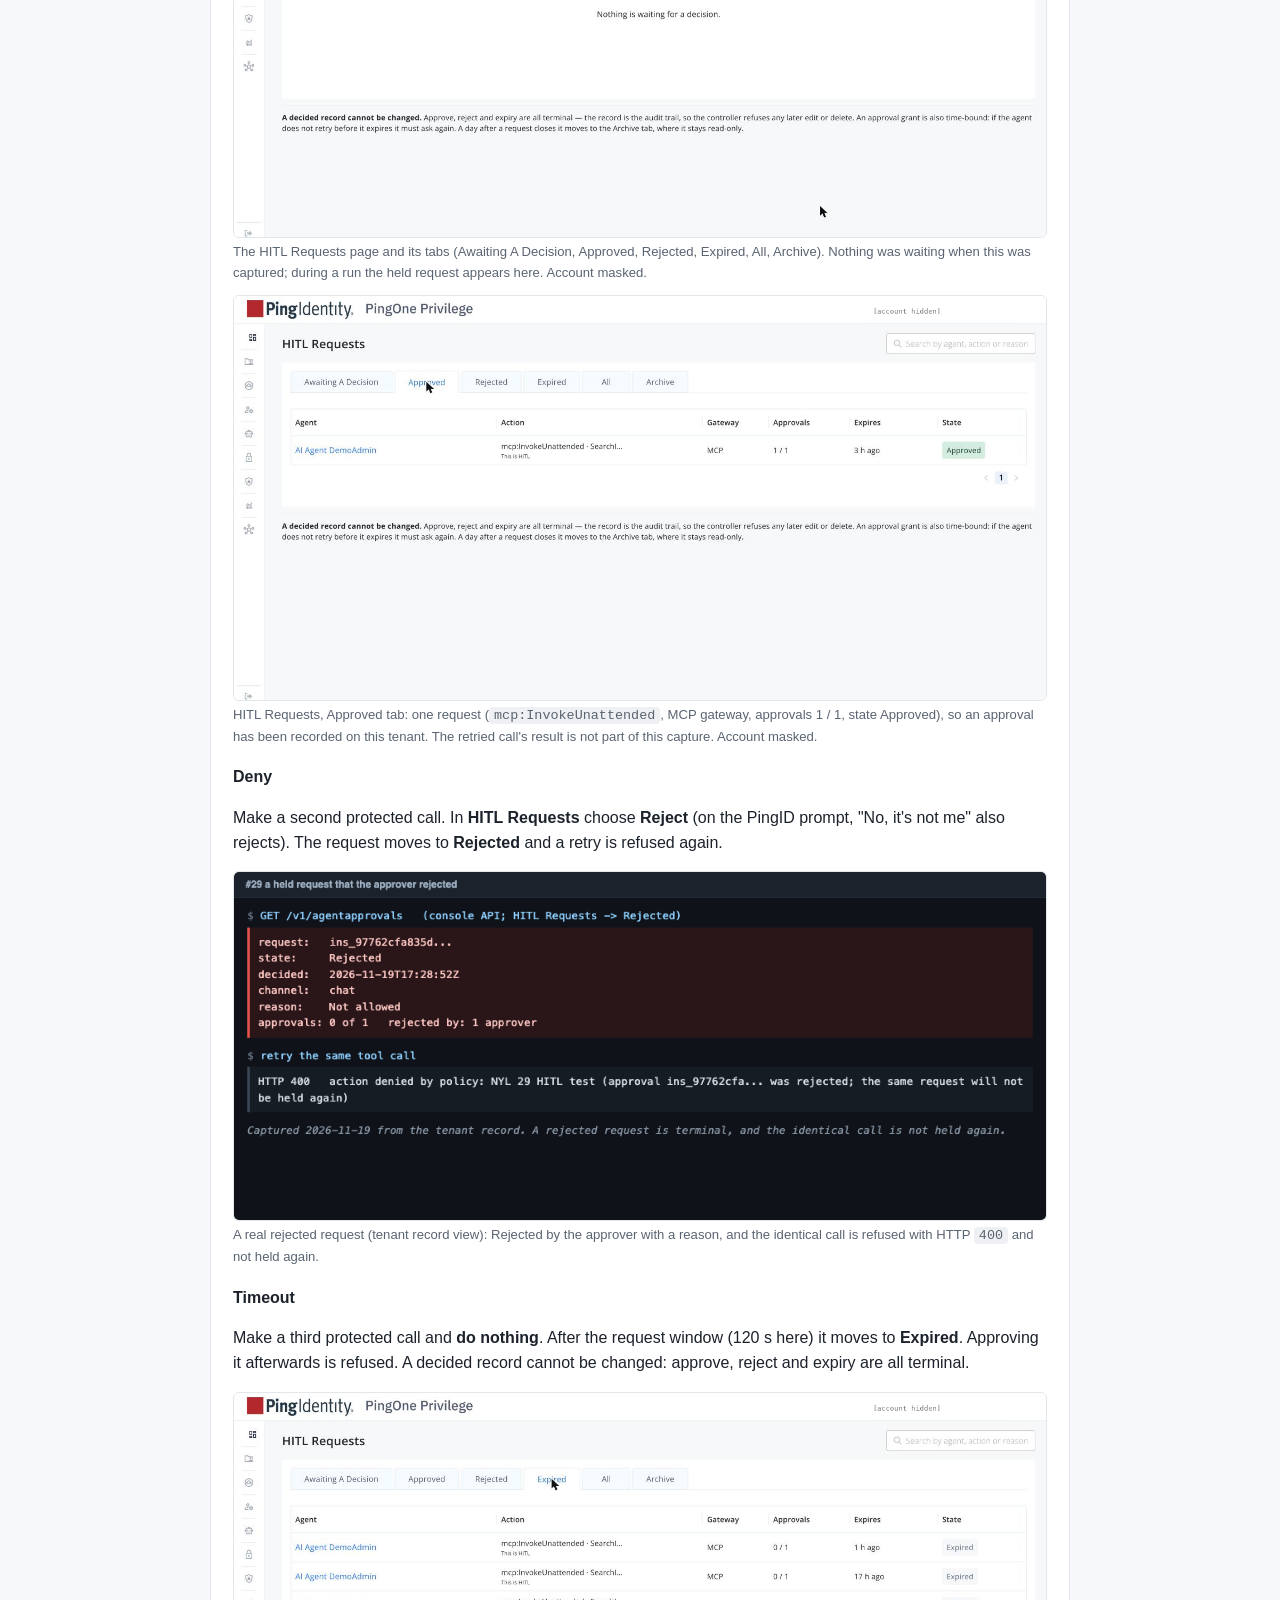
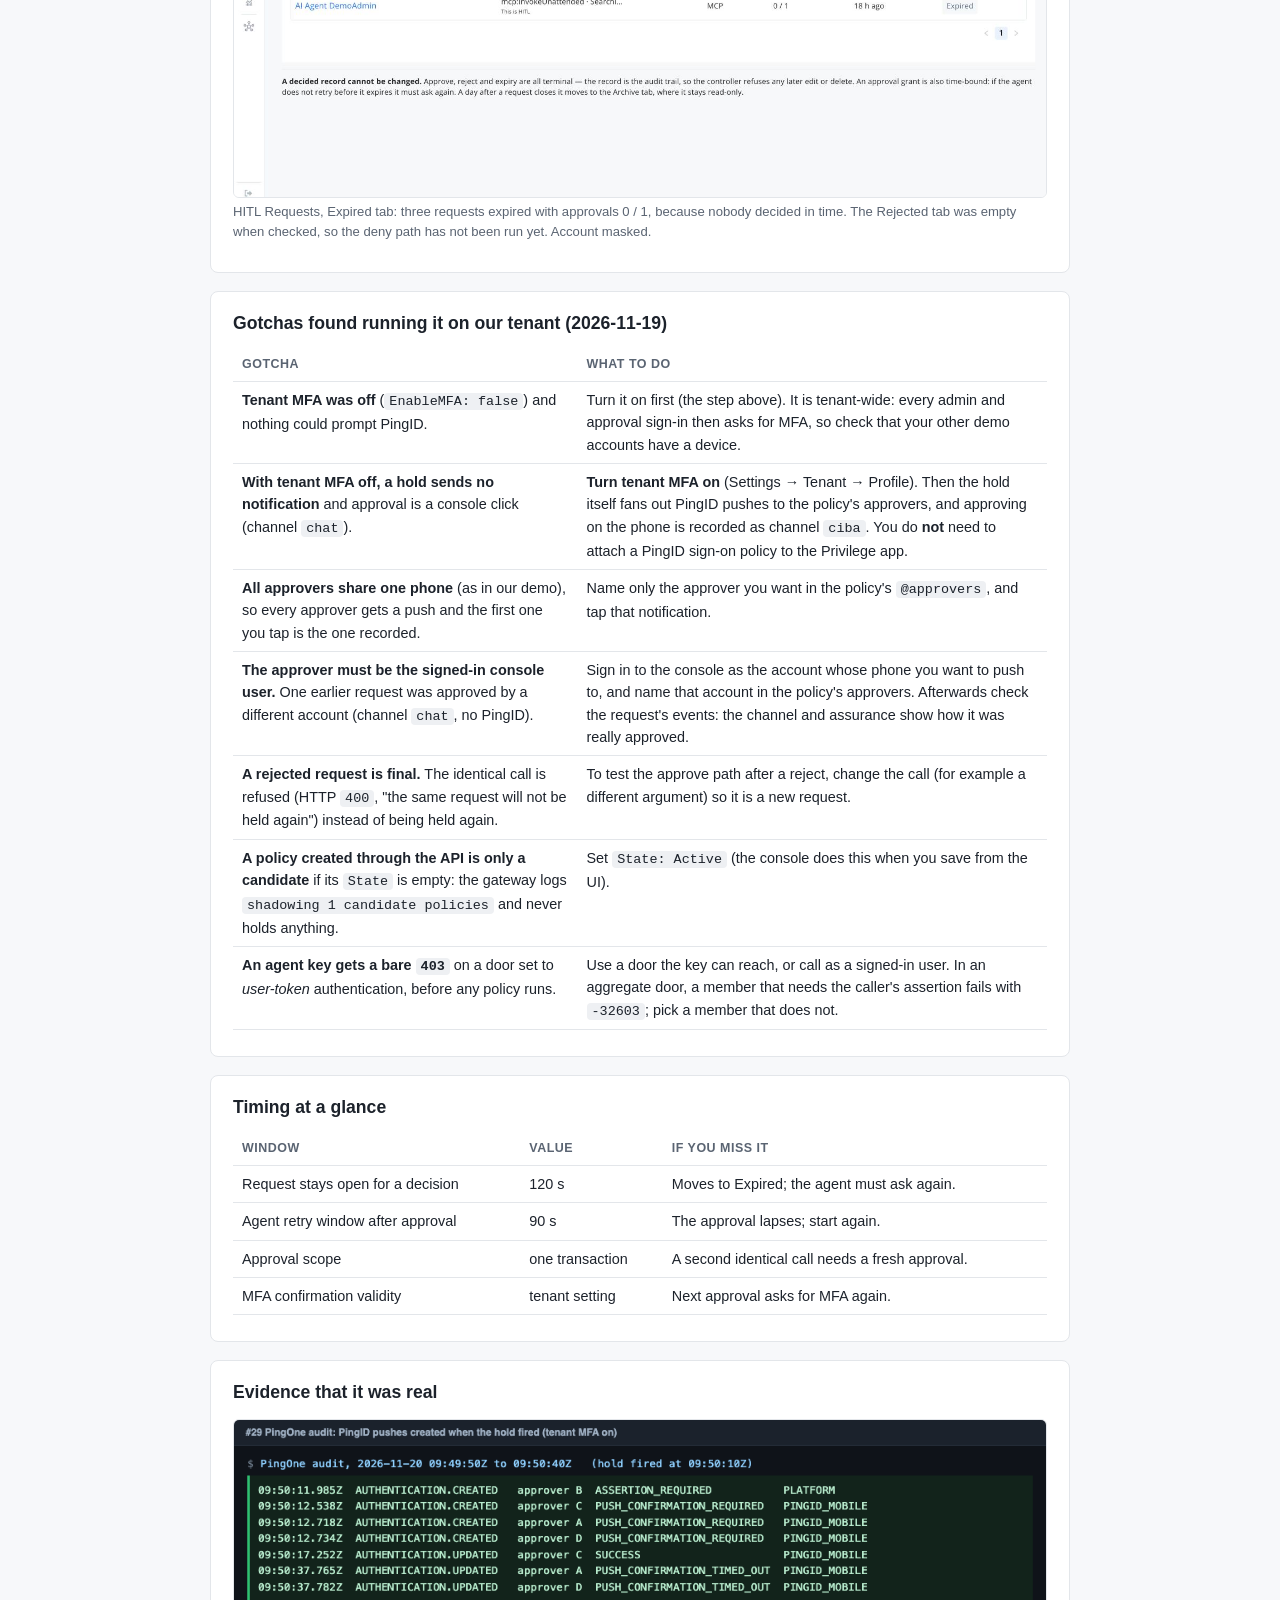
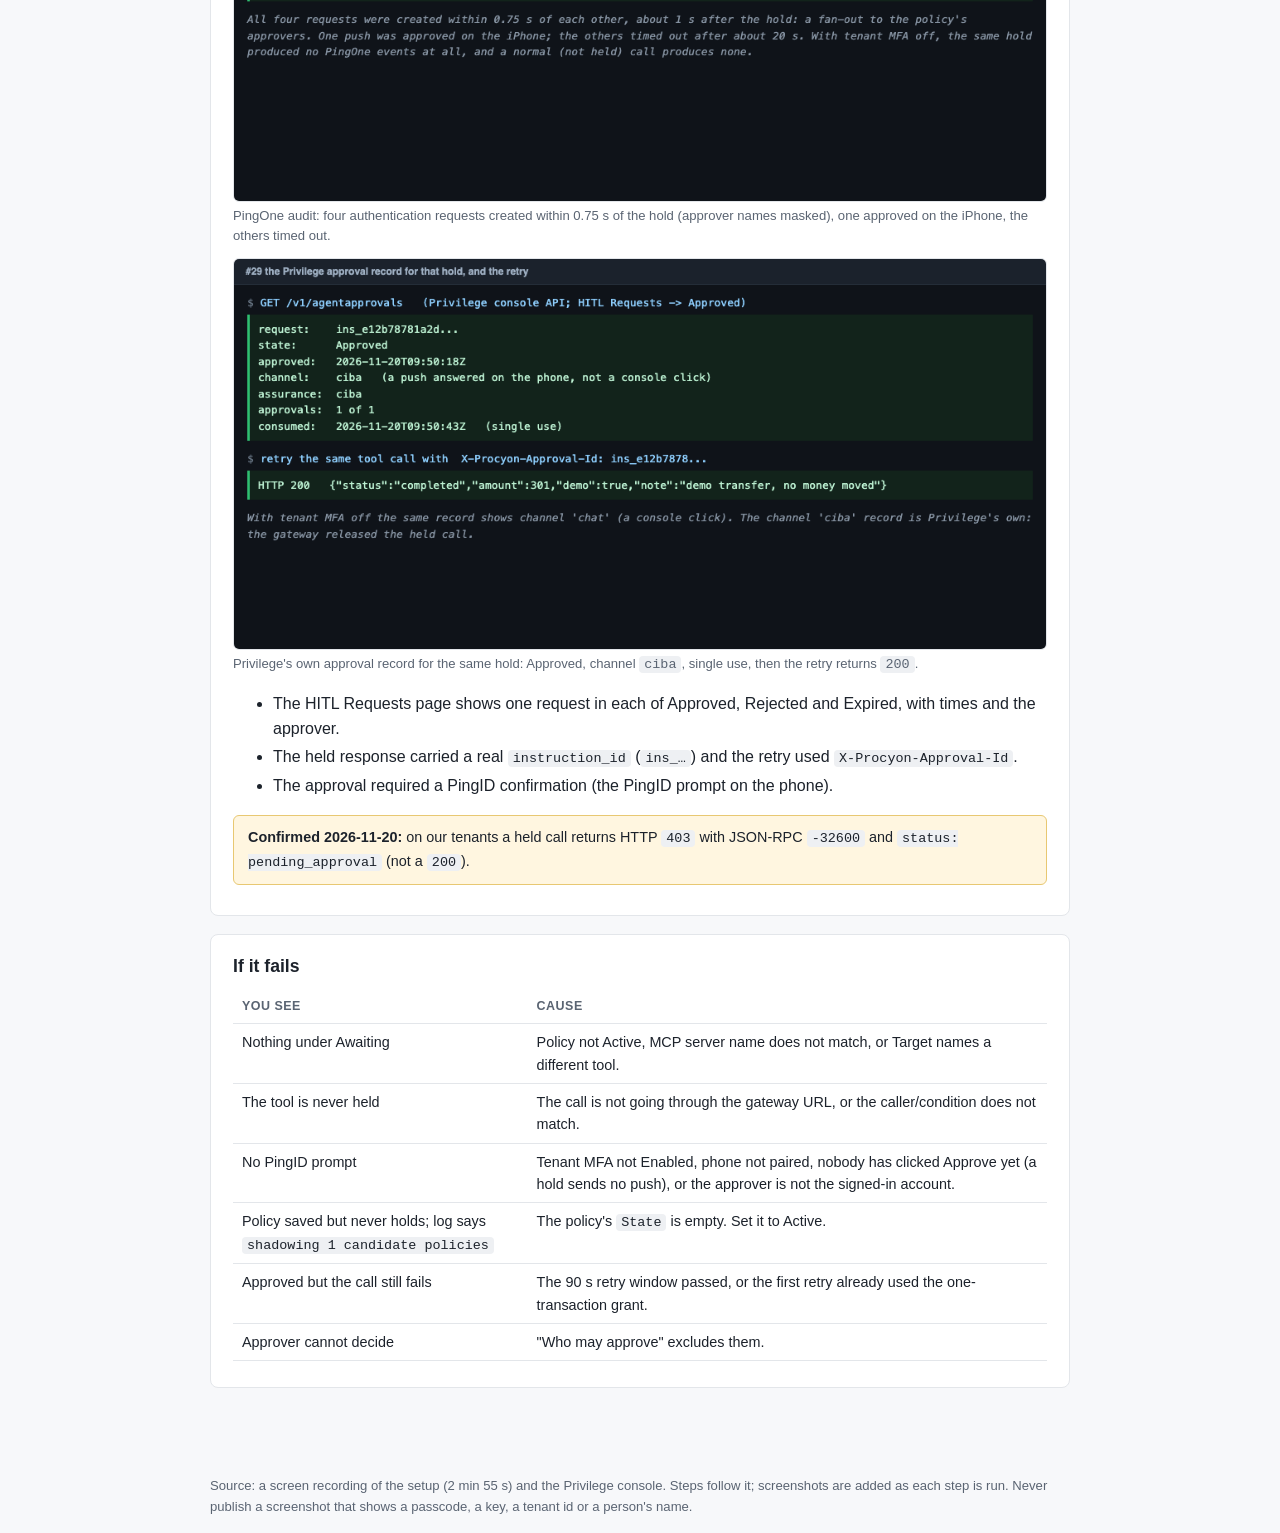
<file: guides/29-human-approval.html>
<!doctype html>
<html lang="en">
<head>
<meta charset="utf-8">
<meta name="viewport" content="width=device-width, initial-scale=1">
<title>Set up #29: human-in-the-loop approval in Privilege</title>
<link rel="stylesheet" href="guide.css">
</head>
<body>
<header>
  <h1>#29 Human-in-the-loop approval: set up on PingOne Privilege</h1>
  <p>A protected action that needs a person to approve it, with approve, deny and timeout paths. &middot; <a href="../index.html">back to the demo starter</a></p>
</header>
<main>

<section>
  <h2 style="margin-bottom:6px">What this proves</h2>
  <div class="warn ok"><b>REAL RUN &mdash; passed 2026-11-20.</b> On a Privilege tenant whose PingOne environment has PingID, a Cedar hold on a gateway door sent a <b>PingID push to the approver's phone</b>; approving it released the call (<code>403</code> <code>pending_approval</code>, then <code>200</code> after the retry). Privilege's own approval record shows channel <code>ciba</code>. Evidence below. PingID cannot be added to every PingOne environment: it has to be one that offers it.</div>
  <p>The test: <i>configure a protected action requiring approval; test approve, deny and timeout paths.</i> An MCP tool call that passes through the Privilege gateway is <b>held</b> by a policy. A person approves it and the approval is confirmed with <b>PingID</b> (push or passcode). The agent then retries and the call goes through.</p>
  <pre><code>MCP client --&gt; Privilege gateway --&gt; policy: "Require human approval"
                                       |  HTTP 403 pending_approval
                                       v
        approver: HITL Requests page + PingID prompt --&gt; Approved
                                       |
MCP client retries within the window --+--&gt; call succeeds</code></pre>
  <div class="warn"><b>It must be a real run.</b> The lab simulations of hold, approve, deny and expire are rehearsal only. The approval in this guide happens in the Privilege console with PingID on a real phone.</div>
</section>

<section>
  <h2 style="margin-bottom:6px">Before you start</h2>
  <table>
    <tr><th>Need</th><th>Detail</th></tr>
    <tr><td>Privilege console admin</td><td>Signed in as an admin of a tenant you own (the MFA setting in step 2 is tenant-wide).</td></tr>
    <tr><td>PingID on the approver's phone</td><td>Paired to the approver's account. The app's Account screen reads: "This account will authenticate you by sending a notification for you to approve or you can use the passcode."</td></tr>
    <tr><td>An MCP server behind the gateway</td><td>Reached through the gateway URL with an <code>Authorization: Bearer</code> key or user sign-in.</td></tr>
    <tr><td>An MCP client</td><td>Any client that can call a tool through the gateway and show the response.</td></tr>
  </table>
</section>

<section class="step">
  <h2>Pair PingID for the approver</h2>
  <p>Manage the approver's MFA devices in the account page (<i>Authentication &mdash; My Account</i>). Pair the phone, then confirm the PingID app shows the approver's account on its <b>Account</b> screen. Never share the passcode or approve a prompt you did not start.</p>
</section>

<section class="step">
  <h2>Turn MFA on for the tenant</h2>
  <ol>
    <li>Console: user menu (top right) &rarr; <b>Settings</b>.</li>
    <li><b>Tenant &rarr; Profile &rarr; Tenant Information &rarr; Edit</b>.</li>
    <li>Set <b>MFA</b> to <b>Enabled</b> (the reference recording shows <code>Enabled (120 minutes)</code>), then save.</li>
  </ol>
  <figure class="shot" data-file="29-02-tenant-mfa-enabled.png"><img src="img/29-02-tenant-mfa-enabled.png" alt="Tenant MFA enabled" onerror="this.parentNode.classList.add('missing')"><figcaption>Tenant MFA enabled: <code>EnableMFA: true</code> (API view; the console page shows the tenant id).</figcaption></figure>
</section>

<section class="step">
  <h2>Create the human-approval AI policy</h2>
  <p>Console: <b>AI Policies</b> &rarr; create a policy.</p>
  <table>
    <tr><th>Field</th><th>Value</th></tr>
    <tr><td>Name</td><td><code>opensearch-hitl</code> (any name; it cannot change after saving)</td></tr>
    <tr><td>State</td><td><b>Active</b></td></tr>
    <tr><td>Authoring tab</td><td><b>Build a rule</b> (other tabs: From a template, Write Cedar)</td></tr>
    <tr><td>Gateway / when</td><td><b>MCP tool call</b>, <b>On the request</b></td></tr>
    <tr><td>Outcome</td><td><b>Require human approval</b></td></tr>
    <tr><td>MCP server</td><td>The server name the gateway uses (<code>opensearch</code> in the reference)</td></tr>
    <tr><td>Caller</td><td>Any caller (or a person or group)</td></tr>
    <tr><td>Target</td><td>One named tool (<code>IndexMappingTool</code>) or Any tool</td></tr>
    <tr><td>Grant shape</td><td><b>This transaction only</b></td></tr>
    <tr><td>Approvals needed</td><td><code>1</code></td></tr>
    <tr><td>Agent retry window</td><td><code>90</code> seconds</td></tr>
    <tr><td>Request stays open</td><td><code>120</code> seconds (blank = one hour)</td></tr>
    <tr><td>Who may approve</td><td>Anyone with admin rights (or a group or user)</td></tr>
    <tr><td>Reason shown to the caller</td><td>for example <code>Above Demo HITL</code></td></tr>
  </table>
  <p>The page previews the Cedar it will save:</p>
<pre><code>@grant("transaction")
@ttl("90")
@request_ttl("120")
@reason("Above Demo HITL")
forbid (
  principal,
  action == Action::"mcp:InvokeUnattended",
  resource == Tool::"IndexMappingTool"
)
when   { context.app == "opensearch" }
unless { context.has approval_count &amp;&amp; context.approval_count &gt;= 1 };</code></pre>
  <p>Save. The detail page should show State <b>Active</b>, Validation <b>Valid</b>, Effect "1 refusal, asks a human". The short windows keep a demo from waiting; lengthen them for real use.</p>
  <figure class="shot" data-file="29-03-policy-builder.png"><img src="img/29-03-policy-builder.png" alt="AI policy builder, Require human approval" onerror="this.parentNode.classList.add('missing')"><figcaption>The Cedar of an approval policy on our tenant (<code>hitl-opensearch</code>): <code>forbid</code> unless <code>approval_count</code> is at least 1. <b>This tenant's policy uses <code>@ttl</code> 900 and <code>@request_ttl</code> 3600, not the short demo values in the table above.</b> The approver group id and account are masked.</figcaption></figure>
  <figure class="shot" data-file="29-04-policy-active-valid.png"><img src="img/29-04-policy-active-valid.png" alt="Policy detail, Active and Valid" onerror="this.parentNode.classList.add('missing')"><figcaption>AI Policies filtered to the approval policy: Effect &ldquo;1 refusal, asks a human&rdquo;, Runs at MCP &middot; Before inspection, Validation Valid, State Active.</figcaption></figure>
</section>

<section class="step">
  <h2>Run the three paths</h2>
  <h3>Approve</h3>
  <ol>
    <li>In the MCP client, call the protected tool. It is refused with HTTP <code>403</code>, JSON-RPC <code>-32600</code>, and <code>status: pending_approval</code>, an <code>instruction_id</code> and <code>retry_header: X-Procyon-Approval-Id</code>.</li>
    <li>Console: <b>HITL Requests</b> &rarr; <b>Awaiting A Decision</b> (tabs: Awaiting, Approved, Rejected, Expired, All). Approve it.</li>
    <li>PingID asks for confirmation: <b>push</b> ("Are you trying to sign on?", approve with the blue button) or the 6-digit <b>passcode</b>.</li>
    <li>Re-run the tool within <b>90 seconds</b>. It now succeeds and the request moves to <b>Approved</b>.</li>
  </ol>
  <figure class="shot" data-file="29-05-held-403-pending.png"><img src="img/29-05-held-403-pending.png" alt="Held call, 403 pending_approval" onerror="this.parentNode.classList.add('missing')"><figcaption>The held call: <code>403</code>, <code>-32600</code>, <code>pending_approval</code>, <code>instruction_id</code>.</figcaption></figure>
  <figure class="shot" data-file="29-06-hitl-awaiting.png"><img src="img/29-06-hitl-awaiting.png" alt="HITL Requests, Awaiting" onerror="this.parentNode.classList.add('missing')"><figcaption>The HITL Requests page and its tabs (Awaiting A Decision, Approved, Rejected, Expired, All, Archive). Nothing was waiting when this was captured; during a run the held request appears here. Account masked.</figcaption></figure>
  <figure class="shot" data-file="29-08-approved-retry-succeeds.png"><img src="img/29-08-approved-retry-succeeds.png" alt="Request approved, retry succeeds" onerror="this.parentNode.classList.add('missing')"><figcaption>HITL Requests, Approved tab: one request (<code>mcp:InvokeUnattended</code>, MCP gateway, approvals 1 / 1, state Approved), so an approval has been recorded on this tenant. The retried call's result is not part of this capture. Account masked.</figcaption></figure>

  <h3>Deny</h3>
  <p>Make a second protected call. In <b>HITL Requests</b> choose <b>Reject</b> (on the PingID prompt, "No, it's not me" also rejects). The request moves to <b>Rejected</b> and a retry is refused again.</p>
  <figure class="shot" data-file="29-09-rejected.png"><img src="img/29-09-rejected.png" alt="Request rejected" onerror="this.parentNode.classList.add('missing')"><figcaption>A real rejected request (tenant record view): Rejected by the approver with a reason, and the identical call is refused with HTTP <code>400</code> and not held again.</figcaption></figure>

  <h3>Timeout</h3>
  <p>Make a third protected call and <b>do nothing</b>. After the request window (120 s here) it moves to <b>Expired</b>. Approving it afterwards is refused. A decided record cannot be changed: approve, reject and expiry are all terminal.</p>
  <figure class="shot" data-file="29-10-expired.png"><img src="img/29-10-expired.png" alt="Request expired" onerror="this.parentNode.classList.add('missing')"><figcaption>HITL Requests, Expired tab: three requests expired with approvals 0 / 1, because nobody decided in time. The Rejected tab was empty when checked, so the deny path has not been run yet. Account masked.</figcaption></figure>
</section>

<section>
  <h2>Gotchas found running it on our tenant (2026-11-19)</h2>
  <table>
    <tr><th>Gotcha</th><th>What to do</th></tr>
    <tr><td><b>Tenant MFA was off</b> (<code>EnableMFA: false</code>) and nothing could prompt PingID.</td><td>Turn it on first (the step above). It is tenant-wide: every admin and approval sign-in then asks for MFA, so check that your other demo accounts have a device.</td></tr>
    <tr><td><b>With tenant MFA off, a hold sends no notification</b> and approval is a console click (channel <code>chat</code>).</td><td><b>Turn tenant MFA on</b> (Settings &rarr; Tenant &rarr; Profile). Then the hold itself fans out PingID pushes to the policy's approvers, and approving on the phone is recorded as channel <code>ciba</code>. You do <b>not</b> need to attach a PingID sign-on policy to the Privilege app.</td></tr>
    <tr><td><b>All approvers share one phone</b> (as in our demo), so every approver gets a push and the first one you tap is the one recorded.</td><td>Name only the approver you want in the policy's <code>@approvers</code>, and tap that notification.</td></tr>
    <tr><td><b>The approver must be the signed-in console user.</b> One earlier request was approved by a different account (channel <code>chat</code>, no PingID).</td><td>Sign in to the console as the account whose phone you want to push to, and name that account in the policy's approvers. Afterwards check the request's events: the channel and assurance show how it was really approved.</td></tr>
    <tr><td><b>A rejected request is final.</b> The identical call is refused (HTTP <code>400</code>, "the same request will not be held again") instead of being held again.</td><td>To test the approve path after a reject, change the call (for example a different argument) so it is a new request.</td></tr>
    <tr><td><b>A policy created through the API is only a candidate</b> if its <code>State</code> is empty: the gateway logs <code>shadowing 1 candidate policies</code> and never holds anything.</td><td>Set <code>State: Active</code> (the console does this when you save from the UI).</td></tr>
    <tr><td><b>An agent key gets a bare <code>403</code></b> on a door set to <i>user-token</i> authentication, before any policy runs.</td><td>Use a door the key can reach, or call as a signed-in user. In an aggregate door, a member that needs the caller's assertion fails with <code>-32603</code>; pick a member that does not.</td></tr>
  </table>
</section>

<section>
  <h2>Timing at a glance</h2>
  <table>
    <tr><th>Window</th><th>Value</th><th>If you miss it</th></tr>
    <tr><td>Request stays open for a decision</td><td>120 s</td><td>Moves to Expired; the agent must ask again.</td></tr>
    <tr><td>Agent retry window after approval</td><td>90 s</td><td>The approval lapses; start again.</td></tr>
    <tr><td>Approval scope</td><td>one transaction</td><td>A second identical call needs a fresh approval.</td></tr>
    <tr><td>MFA confirmation validity</td><td>tenant setting</td><td>Next approval asks for MFA again.</td></tr>
  </table>
</section>

<section>
  <h2>Evidence that it was real</h2>
  <figure class="shot" data-file="29-11-pingid-push-audit.png"><img src="img/29-11-pingid-push-audit.png" alt="PingOne audit: pushes created when the hold fired" onerror="this.parentNode.classList.add('missing')"><figcaption>PingOne audit: four authentication requests created within 0.75 s of the hold (approver names masked), one approved on the iPhone, the others timed out.</figcaption></figure>
  <figure class="shot" data-file="29-12-approval-ciba.png"><img src="img/29-12-approval-ciba.png" alt="Privilege approval record, channel ciba" onerror="this.parentNode.classList.add('missing')"><figcaption>Privilege's own approval record for the same hold: Approved, channel <code>ciba</code>, single use, then the retry returns <code>200</code>.</figcaption></figure>
  <ul class="checks">
    <li>The HITL Requests page shows one request in each of Approved, Rejected and Expired, with times and the approver.</li>
    <li>The held response carried a real <code>instruction_id</code> (<code>ins_&hellip;</code>) and the retry used <code>X-Procyon-Approval-Id</code>.</li>
    <li>The approval required a PingID confirmation (the PingID prompt on the phone).</li>
  </ul>
  <div class="warn"><b>Confirmed 2026-11-20:</b> on our tenants a held call returns HTTP <code>403</code> with JSON-RPC <code>-32600</code> and <code>status: pending_approval</code> (not a <code>200</code>).</div>
</section>

<section>
  <h2>If it fails</h2>
  <table>
    <tr><th>You see</th><th>Cause</th></tr>
    <tr><td>Nothing under Awaiting</td><td>Policy not Active, MCP server name does not match, or Target names a different tool.</td></tr>
    <tr><td>The tool is never held</td><td>The call is not going through the gateway URL, or the caller/condition does not match.</td></tr>
    <tr><td>No PingID prompt</td><td>Tenant MFA not Enabled, phone not paired, nobody has clicked Approve yet (a hold sends no push), or the approver is not the signed-in account.</td></tr>
    <tr><td>Policy saved but never holds; log says <code>shadowing 1 candidate policies</code></td><td>The policy's <code>State</code> is empty. Set it to Active.</td></tr>
    <tr><td>Approved but the call still fails</td><td>The 90 s retry window passed, or the first retry already used the one-transaction grant.</td></tr>
    <tr><td>Approver cannot decide</td><td>"Who may approve" excludes them.</td></tr>
  </table>
</section>

</main>
<footer>Source: a screen recording of the setup (2 min 55 s) and the Privilege console. Steps follow it; screenshots are added as each step is run. Never publish a screenshot that shows a passcode, a key, a tenant id or a person's name.</footer>
</body>
</html>
</file>
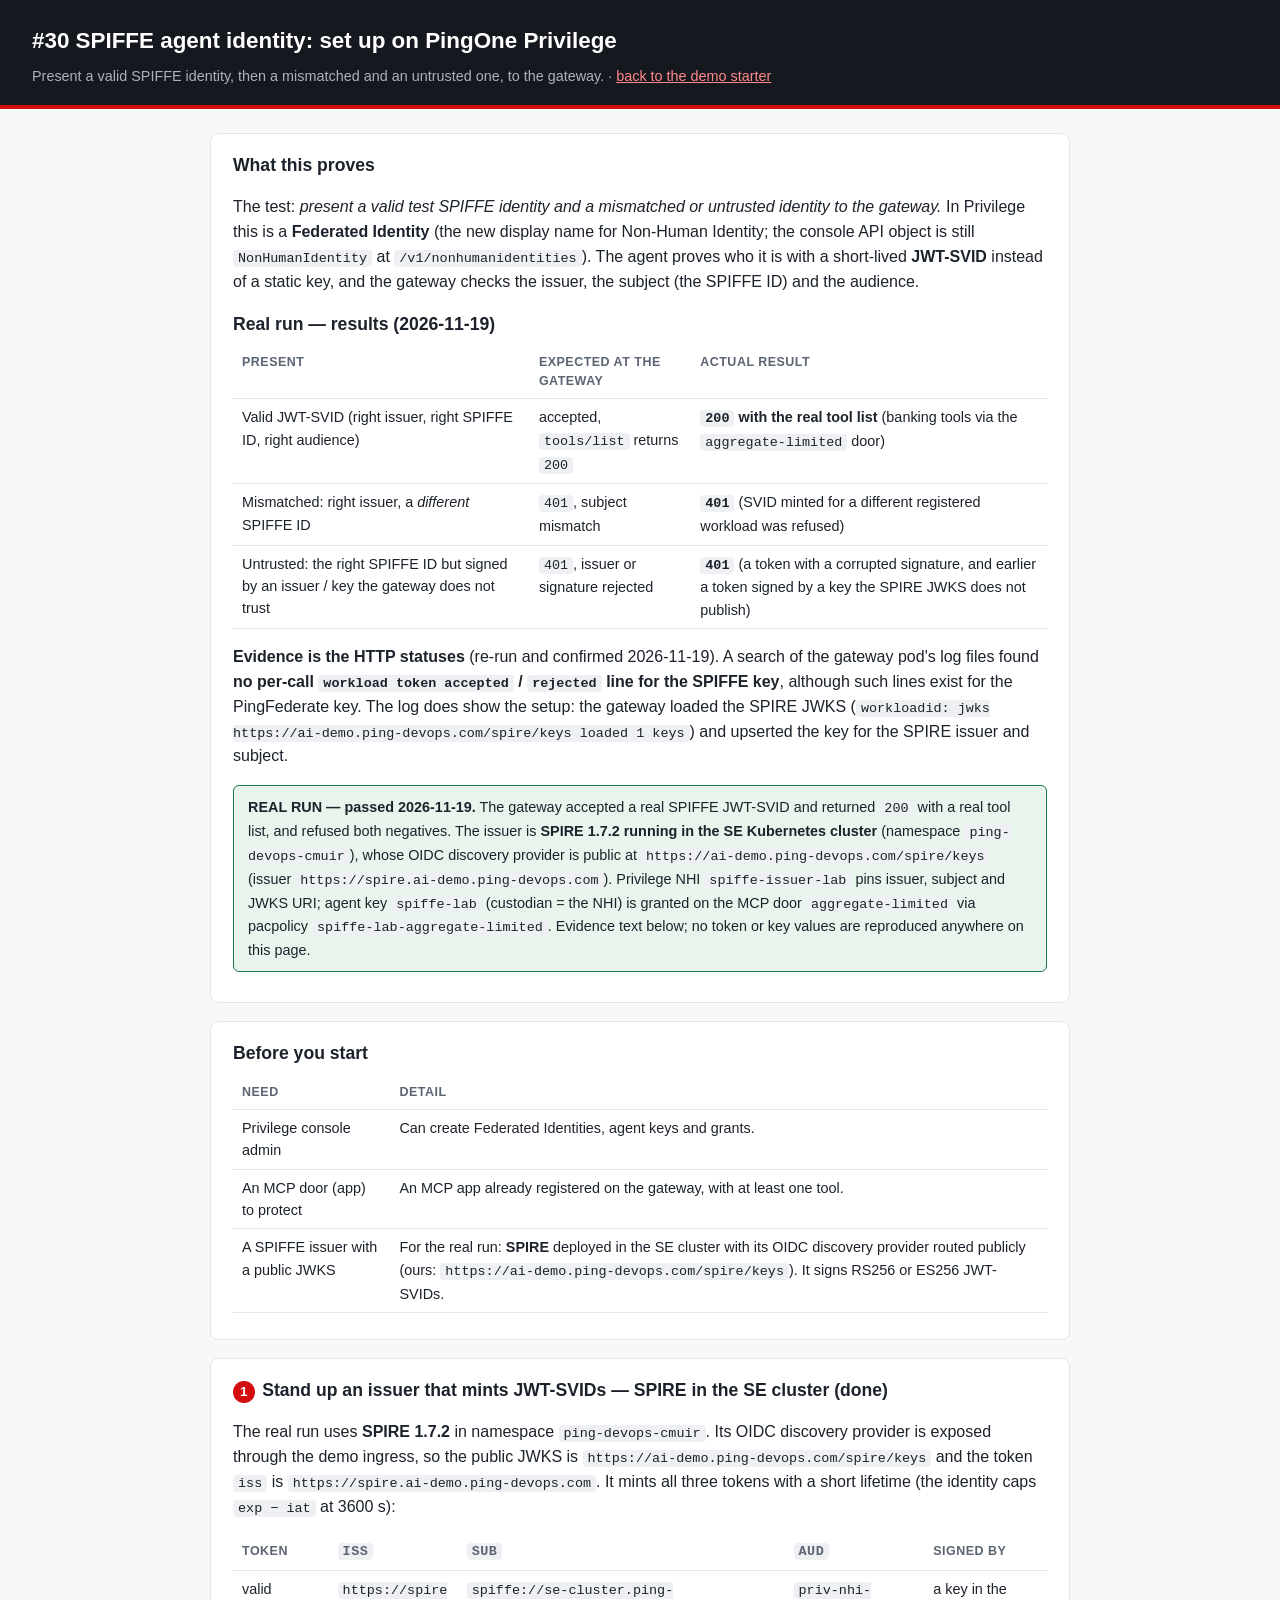
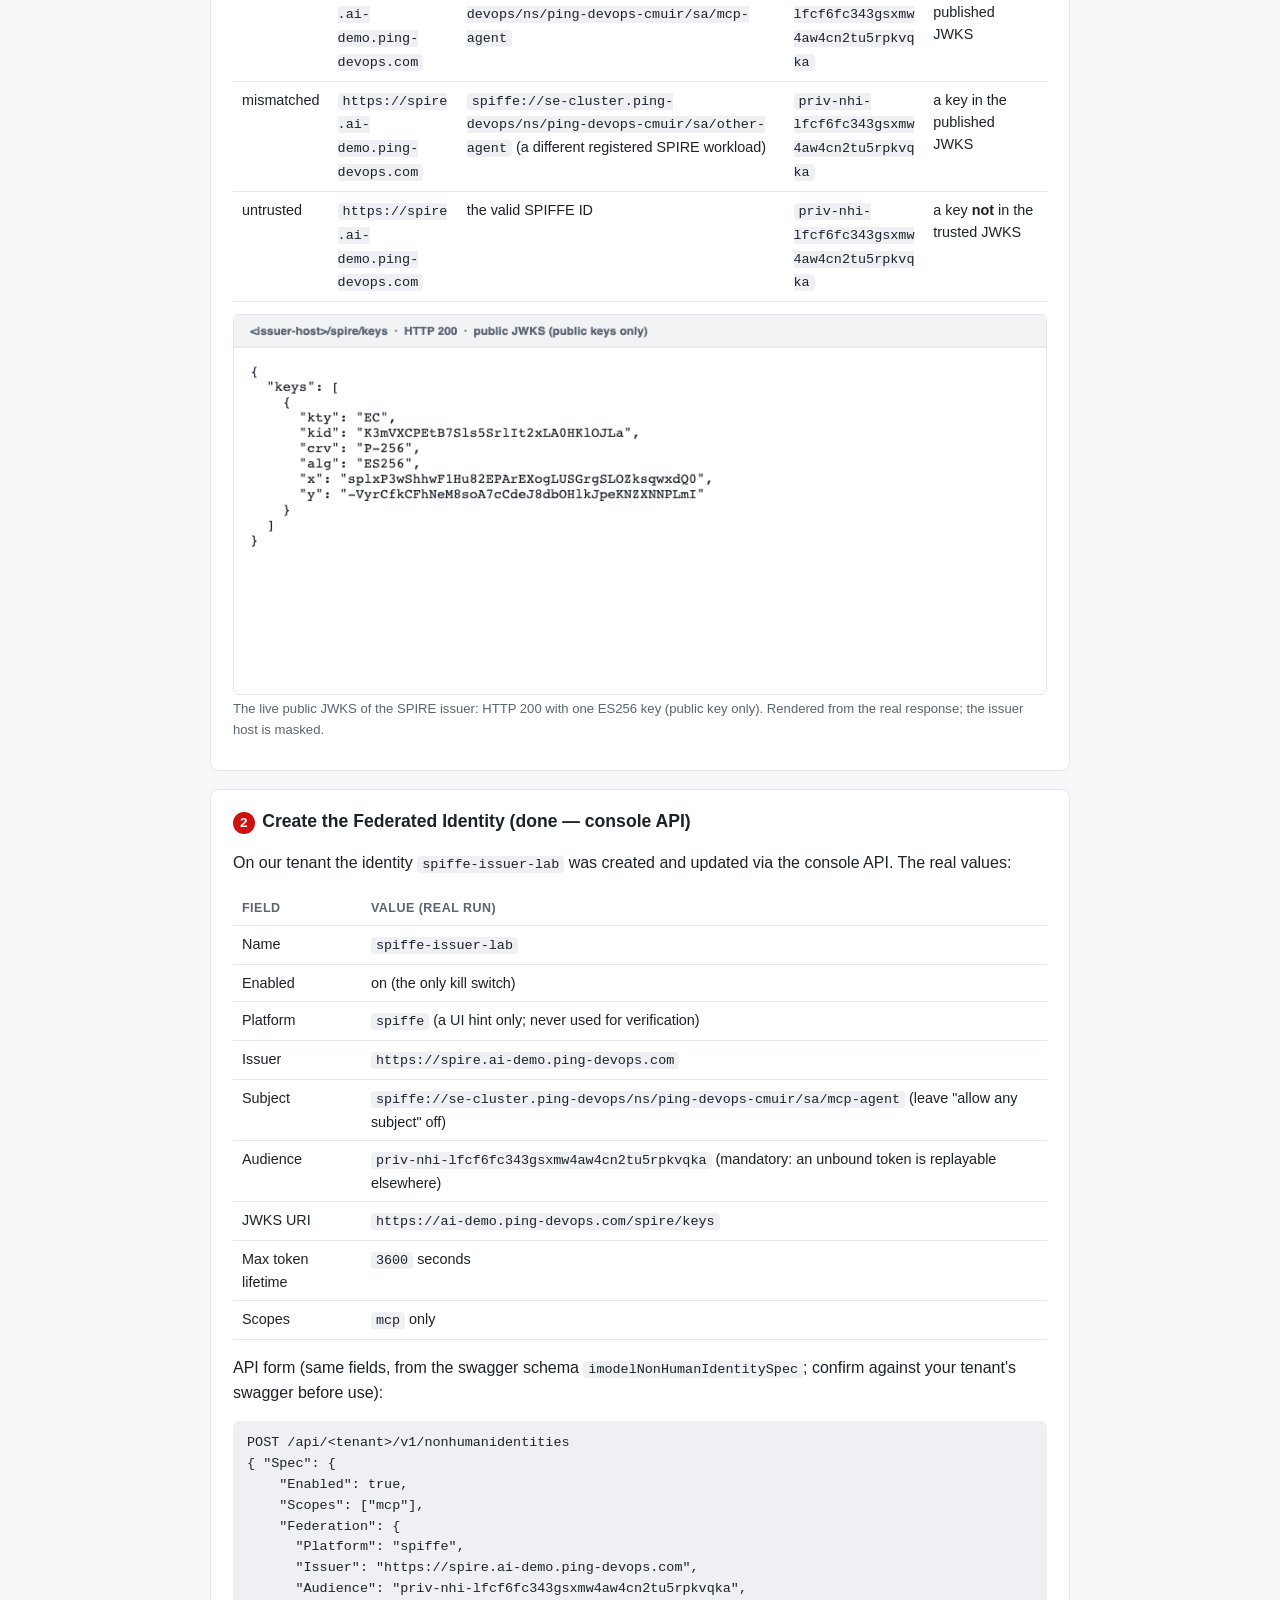
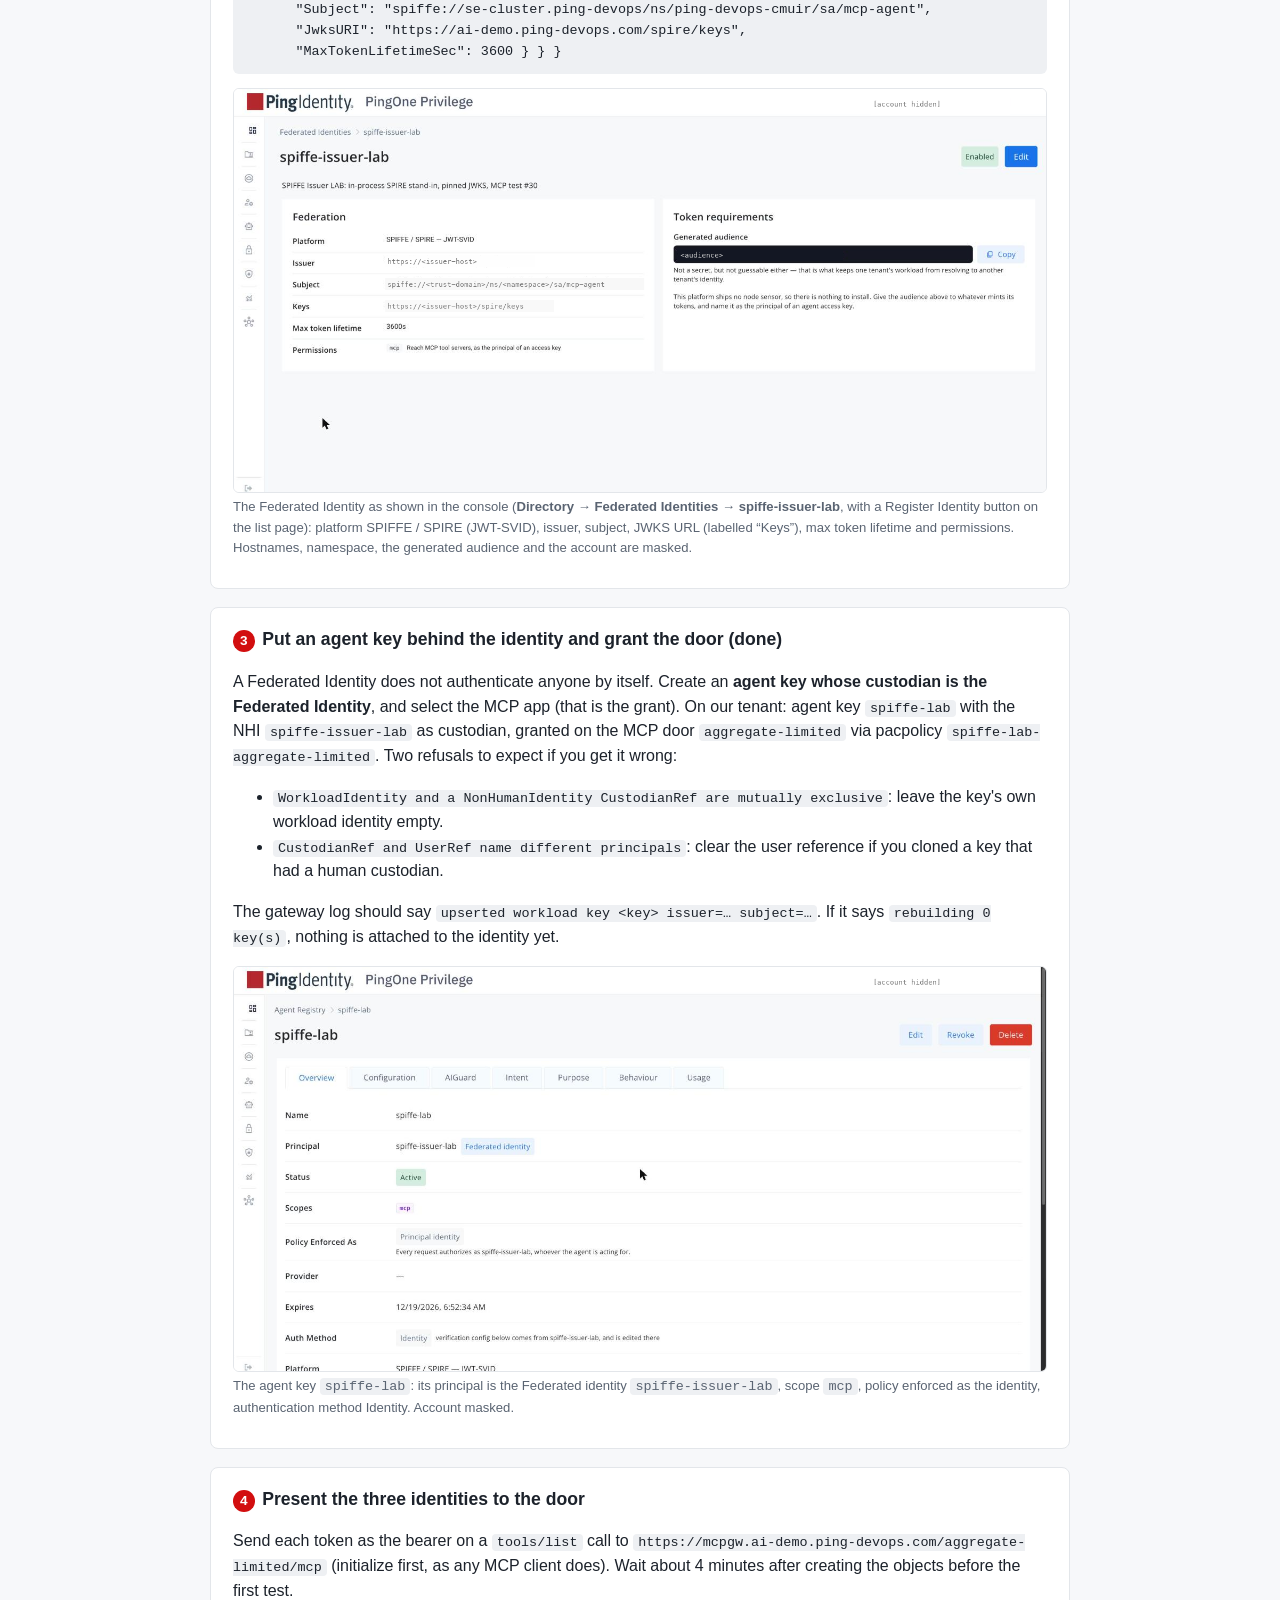
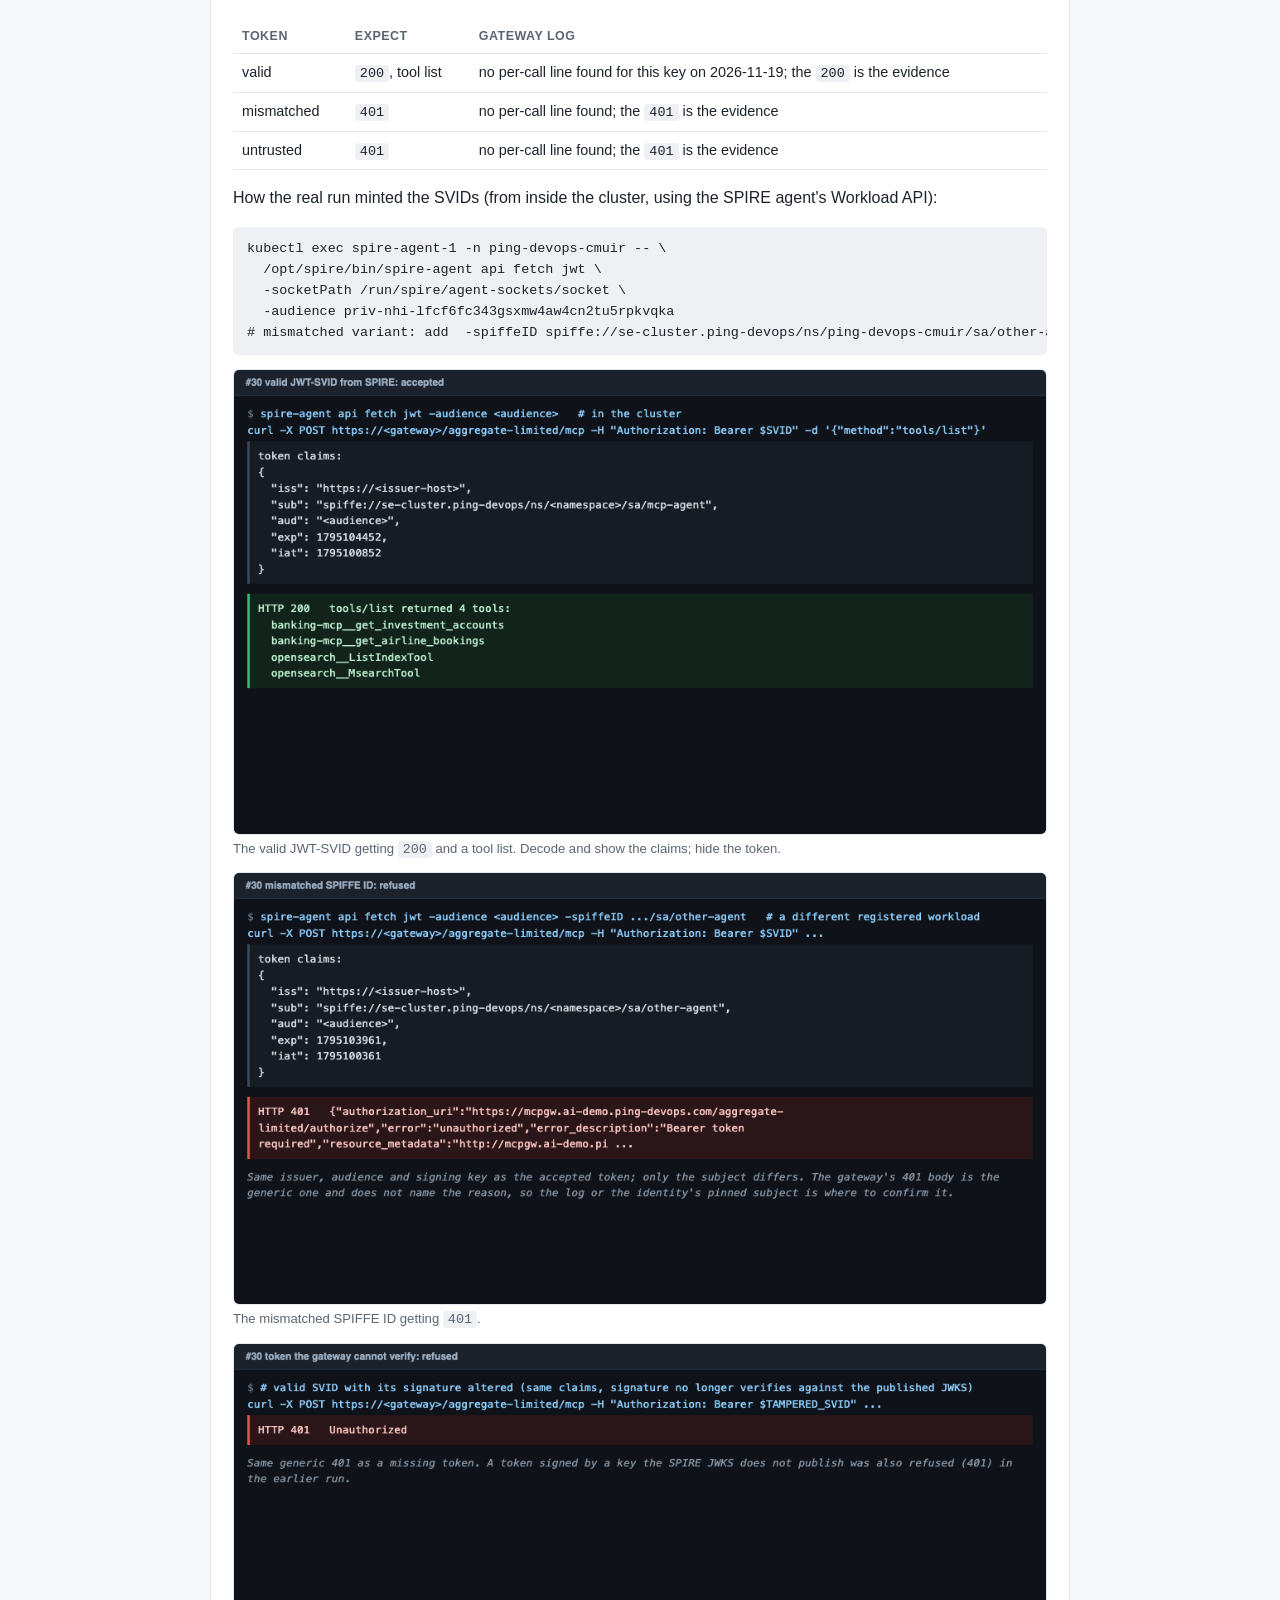
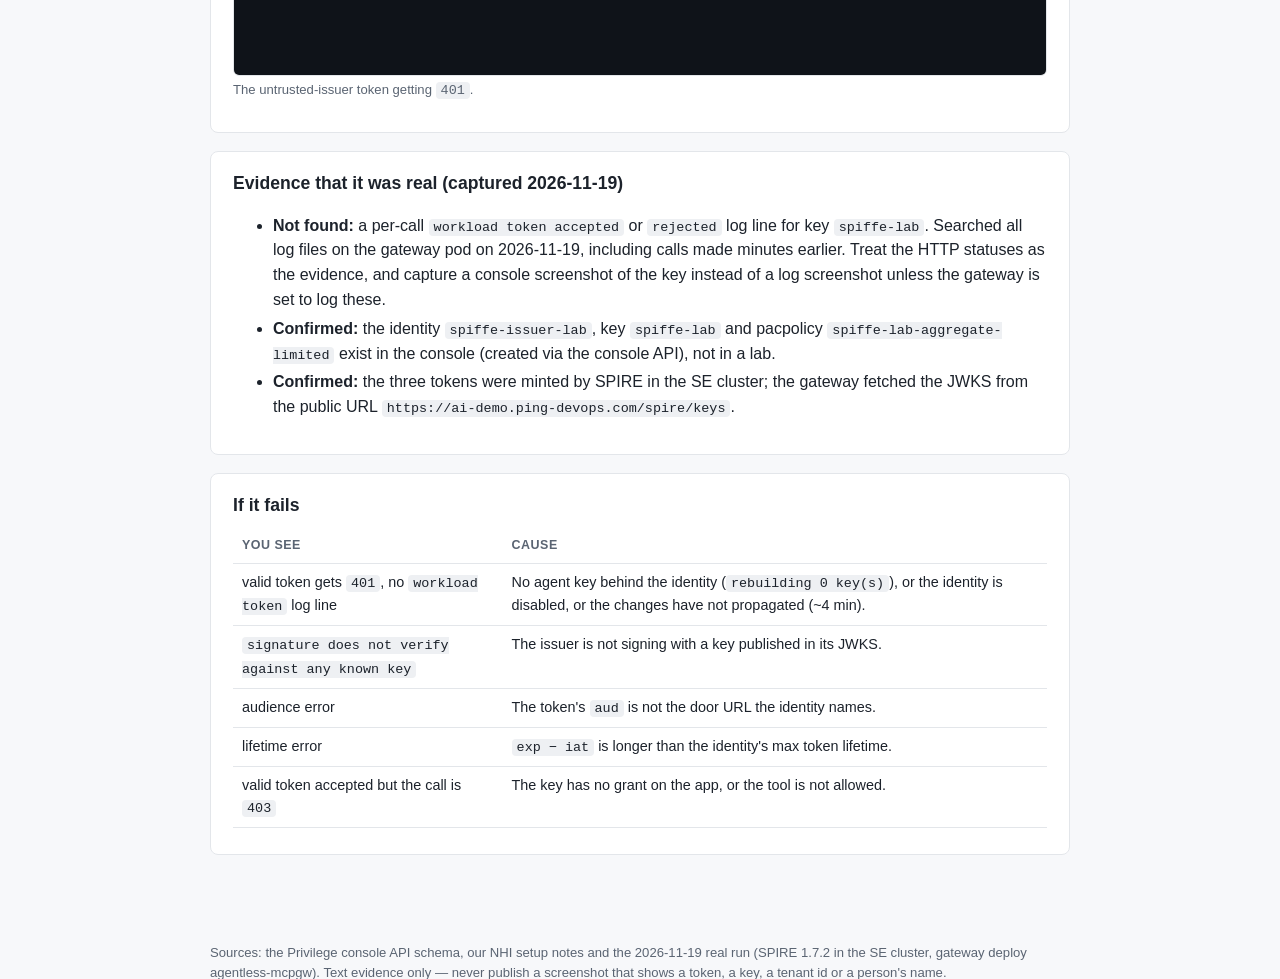
<file: guides/30-spiffe.html>
<!doctype html>
<html lang="en">
<head>
<meta charset="utf-8">
<meta name="viewport" content="width=device-width, initial-scale=1">
<title>Set up #30: SPIFFE agent identity in Privilege</title>
<link rel="stylesheet" href="guide.css">
</head>
<body>
<header>
  <h1>#30 SPIFFE agent identity: set up on PingOne Privilege</h1>
  <p>Present a valid SPIFFE identity, then a mismatched and an untrusted one, to the gateway. &middot; <a href="../index.html">back to the demo starter</a></p>
</header>
<main>

<section>
  <h2 style="margin-bottom:6px">What this proves</h2>
  <p>The test: <i>present a valid test SPIFFE identity and a mismatched or untrusted identity to the gateway.</i> In Privilege this is a <b>Federated Identity</b> (the new display name for Non-Human Identity; the console API object is still <code>NonHumanIdentity</code> at <code>/v1/nonhumanidentities</code>). The agent proves who it is with a short-lived <b>JWT-SVID</b> instead of a static key, and the gateway checks the issuer, the subject (the SPIFFE ID) and the audience.</p>
  <h2 style="margin-bottom:6px">Real run &mdash; results (2026-11-19)</h2>
  <table>
    <tr><th>Present</th><th>Expected at the gateway</th><th>Actual result</th></tr>
    <tr><td>Valid JWT-SVID (right issuer, right SPIFFE ID, right audience)</td><td>accepted, <code>tools/list</code> returns <code>200</code></td><td><b><code>200</code> with the real tool list</b> (banking tools via the <code>aggregate-limited</code> door)</td></tr>
    <tr><td>Mismatched: right issuer, a <i>different</i> SPIFFE ID</td><td><code>401</code>, subject mismatch</td><td><b><code>401</code></b> (SVID minted for a different registered workload was refused)</td></tr>
    <tr><td>Untrusted: the right SPIFFE ID but signed by an issuer / key the gateway does not trust</td><td><code>401</code>, issuer or signature rejected</td><td><b><code>401</code></b> (a token with a corrupted signature, and earlier a token signed by a key the SPIRE JWKS does not publish)</td></tr>
  </table>
  <p><b>Evidence is the HTTP statuses</b> (re-run and confirmed 2026-11-19). A search of the gateway pod's log files found <b>no per-call <code>workload token accepted</code> / <code>rejected</code> line for the SPIFFE key</b>, although such lines exist for the PingFederate key. The log does show the setup: the gateway loaded the SPIRE JWKS (<code>workloadid: jwks https://ai-demo.ping-devops.com/spire/keys loaded 1 keys</code>) and upserted the key for the SPIRE issuer and subject.</p>
  <div class="warn ok"><b>REAL RUN &mdash; passed 2026-11-19.</b> The gateway accepted a real SPIFFE JWT-SVID and returned <code>200</code> with a real tool list, and refused both negatives. The issuer is <b>SPIRE 1.7.2 running in the SE Kubernetes cluster</b> (namespace <code>ping-devops-cmuir</code>), whose OIDC discovery provider is public at <code>https://ai-demo.ping-devops.com/spire/keys</code> (issuer <code>https://spire.ai-demo.ping-devops.com</code>). Privilege NHI <code>spiffe-issuer-lab</code> pins issuer, subject and JWKS URI; agent key <code>spiffe-lab</code> (custodian = the NHI) is granted on the MCP door <code>aggregate-limited</code> via pacpolicy <code>spiffe-lab-aggregate-limited</code>. Evidence text below; no token or key values are reproduced anywhere on this page.</div>
</section>

<section>
  <h2 style="margin-bottom:6px">Before you start</h2>
  <table>
    <tr><th>Need</th><th>Detail</th></tr>
    <tr><td>Privilege console admin</td><td>Can create Federated Identities, agent keys and grants.</td></tr>
    <tr><td>An MCP door (app) to protect</td><td>An MCP app already registered on the gateway, with at least one tool.</td></tr>
    <tr><td>A SPIFFE issuer with a public JWKS</td><td>For the real run: <b>SPIRE</b> deployed in the SE cluster with its OIDC discovery provider routed publicly (ours: <code>https://ai-demo.ping-devops.com/spire/keys</code>). It signs RS256 or ES256 JWT-SVIDs.</td></tr>
  </table>
</section>

<section class="step">
  <h2>Stand up an issuer that mints JWT-SVIDs &mdash; SPIRE in the SE cluster (done)</h2>
  <p>The real run uses <b>SPIRE 1.7.2</b> in namespace <code>ping-devops-cmuir</code>. Its OIDC discovery provider is exposed through the demo ingress, so the public JWKS is <code>https://ai-demo.ping-devops.com/spire/keys</code> and the token <code>iss</code> is <code>https://spire.ai-demo.ping-devops.com</code>. It mints all three tokens with a short lifetime (the identity caps <code>exp &minus; iat</code> at 3600 s):</p>
  <table>
    <tr><th>Token</th><th><code>iss</code></th><th><code>sub</code></th><th><code>aud</code></th><th>signed by</th></tr>
    <tr><td>valid</td><td><code>https://spire.ai-demo.ping-devops.com</code></td><td><code>spiffe://se-cluster.ping-devops/ns/ping-devops-cmuir/sa/mcp-agent</code></td><td><code>priv-nhi-lfcf6fc343gsxmw4aw4cn2tu5rpkvqka</code></td><td>a key in the published JWKS</td></tr>
    <tr><td>mismatched</td><td><code>https://spire.ai-demo.ping-devops.com</code></td><td><code>spiffe://se-cluster.ping-devops/ns/ping-devops-cmuir/sa/other-agent</code> (a different registered SPIRE workload)</td><td><code>priv-nhi-lfcf6fc343gsxmw4aw4cn2tu5rpkvqka</code></td><td>a key in the published JWKS</td></tr>
    <tr><td>untrusted</td><td><code>https://spire.ai-demo.ping-devops.com</code></td><td>the valid SPIFFE ID</td><td><code>priv-nhi-lfcf6fc343gsxmw4aw4cn2tu5rpkvqka</code></td><td>a key <b>not</b> in the trusted JWKS</td></tr>
  </table>
  <figure class="shot" data-file="30-01-issuer-jwks.png"><img src="img/30-01-issuer-jwks.png" alt="Issuer JWKS endpoint" onerror="this.parentNode.classList.add('missing')"><figcaption>The live public JWKS of the SPIRE issuer: HTTP 200 with one ES256 key (public key only). Rendered from the real response; the issuer host is masked.</figcaption></figure>
</section>

<section class="step">
  <h2>Create the Federated Identity (done &mdash; console API)</h2>
  <p>On our tenant the identity <code>spiffe-issuer-lab</code> was created and updated via the console API. The real values:</p>
  <table>
    <tr><th>Field</th><th>Value (real run)</th></tr>
    <tr><td>Name</td><td><code>spiffe-issuer-lab</code></td></tr>
    <tr><td>Enabled</td><td>on (the only kill switch)</td></tr>
    <tr><td>Platform</td><td><code>spiffe</code> (a UI hint only; never used for verification)</td></tr>
    <tr><td>Issuer</td><td><code>https://spire.ai-demo.ping-devops.com</code></td></tr>
    <tr><td>Subject</td><td><code>spiffe://se-cluster.ping-devops/ns/ping-devops-cmuir/sa/mcp-agent</code> (leave "allow any subject" off)</td></tr>
    <tr><td>Audience</td><td><code>priv-nhi-lfcf6fc343gsxmw4aw4cn2tu5rpkvqka</code> (mandatory: an unbound token is replayable elsewhere)</td></tr>
    <tr><td>JWKS URI</td><td><code>https://ai-demo.ping-devops.com/spire/keys</code></td></tr>
    <tr><td>Max token lifetime</td><td><code>3600</code> seconds</td></tr>
    <tr><td>Scopes</td><td><code>mcp</code> only</td></tr>
  </table>
  <p>API form (same fields, from the swagger schema <code>imodelNonHumanIdentitySpec</code>; confirm against your tenant's swagger before use):</p>
<pre><code>POST /api/&lt;tenant&gt;/v1/nonhumanidentities
{ "Spec": {
    "Enabled": true,
    "Scopes": ["mcp"],
    "Federation": {
      "Platform": "spiffe",
      "Issuer": "https://spire.ai-demo.ping-devops.com",
      "Audience": "priv-nhi-lfcf6fc343gsxmw4aw4cn2tu5rpkvqka",
      "Subject": "spiffe://se-cluster.ping-devops/ns/ping-devops-cmuir/sa/mcp-agent",
      "JwksURI": "https://ai-demo.ping-devops.com/spire/keys",
      "MaxTokenLifetimeSec": 3600 } } }</code></pre>
  <figure class="shot" data-file="30-02-federated-identity-form.png"><img src="img/30-02-federated-identity-form.png" alt="Federated Identity form" onerror="this.parentNode.classList.add('missing')"><figcaption>The Federated Identity as shown in the console (<b>Directory &rarr; Federated Identities &rarr; spiffe-issuer-lab</b>, with a Register Identity button on the list page): platform SPIFFE / SPIRE (JWT-SVID), issuer, subject, JWKS URL (labelled &ldquo;Keys&rdquo;), max token lifetime and permissions. Hostnames, namespace, the generated audience and the account are masked.</figcaption></figure>
</section>

<section class="step">
  <h2>Put an agent key behind the identity and grant the door (done)</h2>
  <p>A Federated Identity does not authenticate anyone by itself. Create an <b>agent key whose custodian is the Federated Identity</b>, and select the MCP app (that is the grant). On our tenant: agent key <code>spiffe-lab</code> with the NHI <code>spiffe-issuer-lab</code> as custodian, granted on the MCP door <code>aggregate-limited</code> via pacpolicy <code>spiffe-lab-aggregate-limited</code>. Two refusals to expect if you get it wrong:</p>
  <ul>
    <li><code>WorkloadIdentity and a NonHumanIdentity CustodianRef are mutually exclusive</code>: leave the key's own workload identity empty.</li>
    <li><code>CustodianRef and UserRef name different principals</code>: clear the user reference if you cloned a key that had a human custodian.</li>
  </ul>
  <p>The gateway log should say <code>upserted workload key &lt;key&gt; issuer=&hellip; subject=&hellip;</code>. If it says <code>rebuilding 0 key(s)</code>, nothing is attached to the identity yet.</p>
  <figure class="shot" data-file="30-03-agent-key-custodian-nhi.png"><img src="img/30-03-agent-key-custodian-nhi.png" alt="Agent key with the identity as custodian" onerror="this.parentNode.classList.add('missing')"><figcaption>The agent key <code>spiffe-lab</code>: its principal is the Federated identity <code>spiffe-issuer-lab</code>, scope <code>mcp</code>, policy enforced as the identity, authentication method Identity. Account masked.</figcaption></figure>
</section>

<section class="step">
  <h2>Present the three identities to the door</h2>
  <p>Send each token as the bearer on a <code>tools/list</code> call to <code>https://mcpgw.ai-demo.ping-devops.com/aggregate-limited/mcp</code> (initialize first, as any MCP client does). Wait about 4 minutes after creating the objects before the first test.</p>
  <table>
    <tr><th>Token</th><th>Expect</th><th>Gateway log</th></tr>
    <tr><td>valid</td><td><code>200</code>, tool list</td><td>no per-call line found for this key on 2026-11-19; the <code>200</code> is the evidence</td></tr>
    <tr><td>mismatched</td><td><code>401</code></td><td>no per-call line found; the <code>401</code> is the evidence</td></tr>
    <tr><td>untrusted</td><td><code>401</code></td><td>no per-call line found; the <code>401</code> is the evidence</td></tr>
  </table>
  <p>How the real run minted the SVIDs (from inside the cluster, using the SPIRE agent's Workload API):</p>
<pre><code>kubectl exec spire-agent-1 -n ping-devops-cmuir -- \
  /opt/spire/bin/spire-agent api fetch jwt \
  -socketPath /run/spire/agent-sockets/socket \
  -audience priv-nhi-lfcf6fc343gsxmw4aw4cn2tu5rpkvqka
# mismatched variant: add  -spiffeID spiffe://se-cluster.ping-devops/ns/ping-devops-cmuir/sa/other-agent</code></pre>
  <figure class="shot" data-file="30-04-valid-svid-200.png"><img src="img/30-04-valid-svid-200.png" alt="Valid JWT-SVID accepted" onerror="this.parentNode.classList.add('missing')"><figcaption>The valid JWT-SVID getting <code>200</code> and a tool list. Decode and show the claims; hide the token.</figcaption></figure>
  <figure class="shot" data-file="30-05-mismatched-401.png"><img src="img/30-05-mismatched-401.png" alt="Mismatched SPIFFE ID refused" onerror="this.parentNode.classList.add('missing')"><figcaption>The mismatched SPIFFE ID getting <code>401</code>.</figcaption></figure>
  <figure class="shot" data-file="30-06-untrusted-401.png"><img src="img/30-06-untrusted-401.png" alt="Untrusted issuer refused" onerror="this.parentNode.classList.add('missing')"><figcaption>The untrusted-issuer token getting <code>401</code>.</figcaption></figure>
</section>

<section>
  <h2>Evidence that it was real (captured 2026-11-19)</h2>
  <ul class="checks">
    <li><b>Not found:</b> a per-call <code>workload token accepted</code> or <code>rejected</code> log line for key <code>spiffe-lab</code>. Searched all log files on the gateway pod on 2026-11-19, including calls made minutes earlier. Treat the HTTP statuses as the evidence, and capture a console screenshot of the key instead of a log screenshot unless the gateway is set to log these.</li>
    <li><b>Confirmed:</b> the identity <code>spiffe-issuer-lab</code>, key <code>spiffe-lab</code> and pacpolicy <code>spiffe-lab-aggregate-limited</code> exist in the console (created via the console API), not in a lab.</li>
    <li><b>Confirmed:</b> the three tokens were minted by SPIRE in the SE cluster; the gateway fetched the JWKS from the public URL <code>https://ai-demo.ping-devops.com/spire/keys</code>.</li>
  </ul>
</section>

<section>
  <h2>If it fails</h2>
  <table>
    <tr><th>You see</th><th>Cause</th></tr>
    <tr><td>valid token gets <code>401</code>, no <code>workload token</code> log line</td><td>No agent key behind the identity (<code>rebuilding 0 key(s)</code>), or the identity is disabled, or the changes have not propagated (~4 min).</td></tr>
    <tr><td><code>signature does not verify against any known key</code></td><td>The issuer is not signing with a key published in its JWKS.</td></tr>
    <tr><td>audience error</td><td>The token's <code>aud</code> is not the door URL the identity names.</td></tr>
    <tr><td>lifetime error</td><td><code>exp &minus; iat</code> is longer than the identity's max token lifetime.</td></tr>
    <tr><td>valid token accepted but the call is <code>403</code></td><td>The key has no grant on the app, or the tool is not allowed.</td></tr>
  </table>
</section>

</main>
<footer>Sources: the Privilege console API schema, our NHI setup notes and the 2026-11-19 real run (SPIRE 1.7.2 in the SE cluster, gateway deploy agentless-mcpgw). Text evidence only &mdash; never publish a screenshot that shows a token, a key, a tenant id or a person's name.</footer>
</body>
</html>
</file>
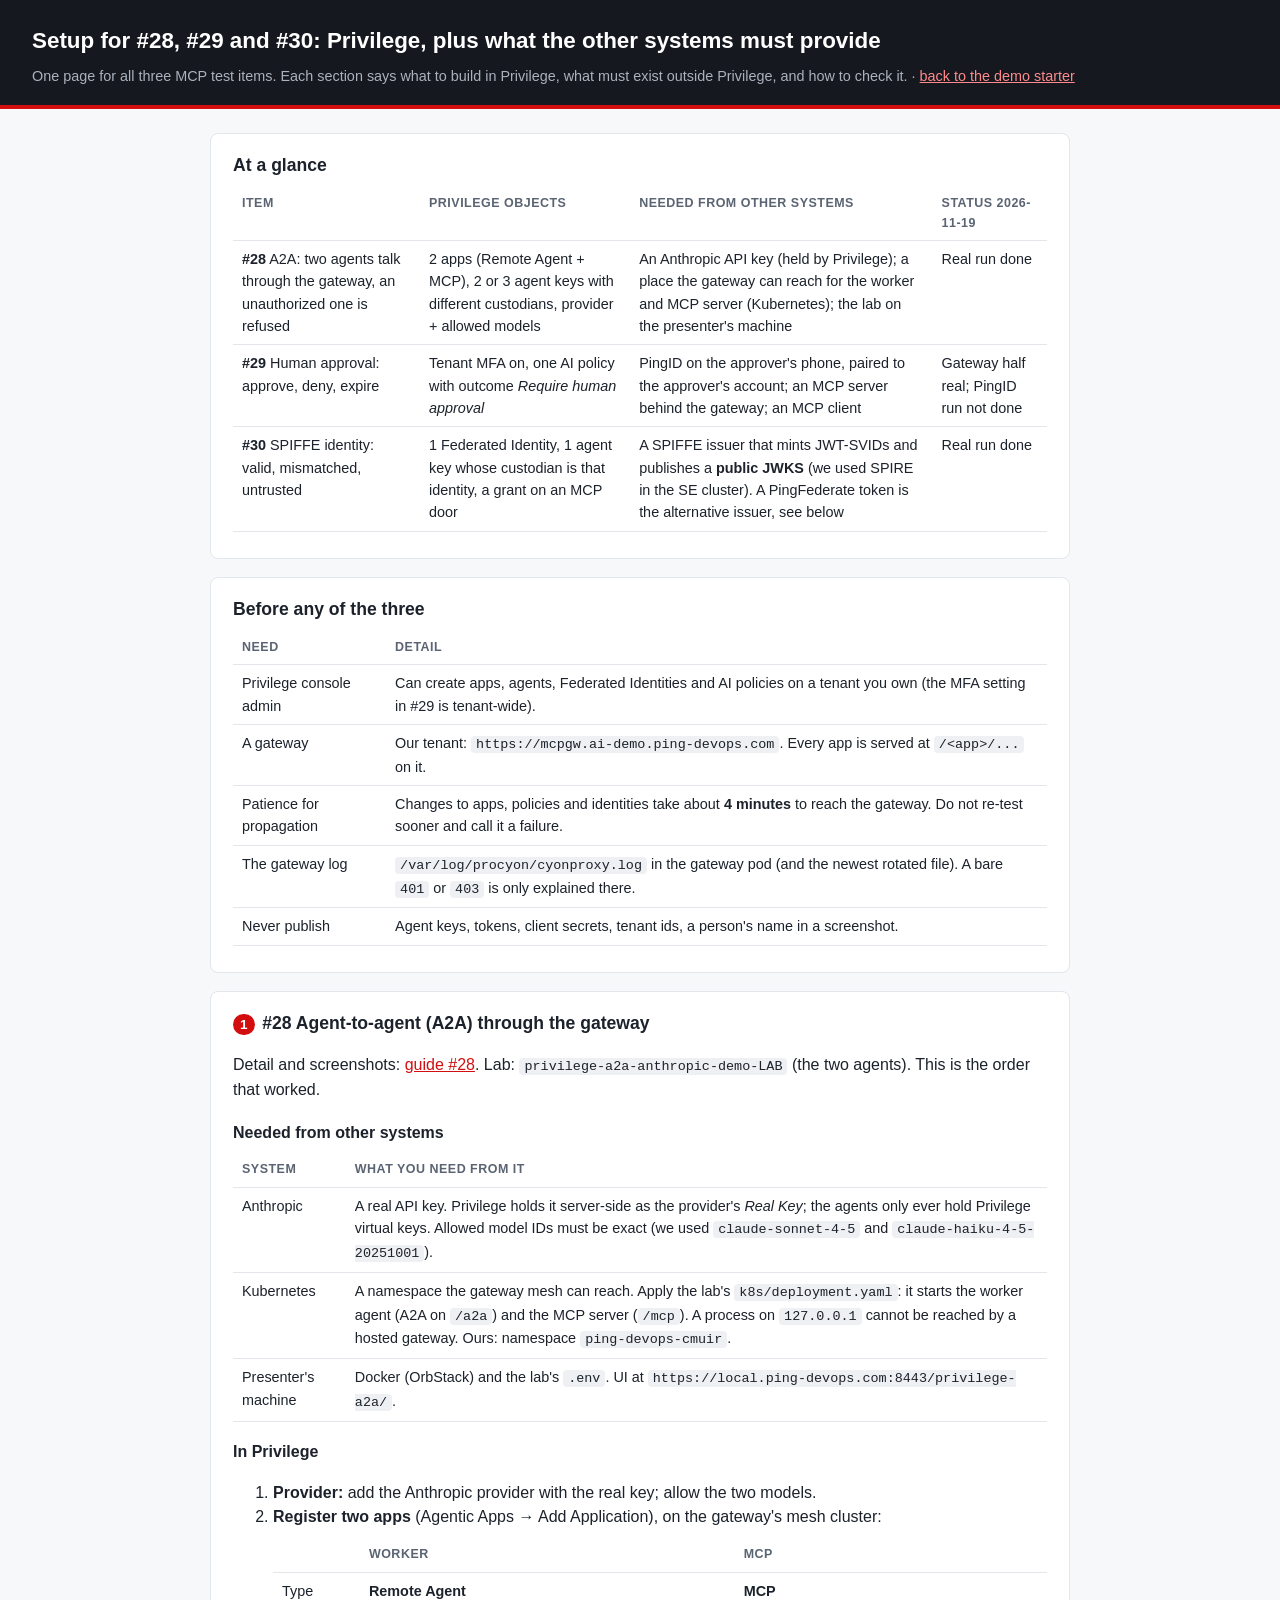
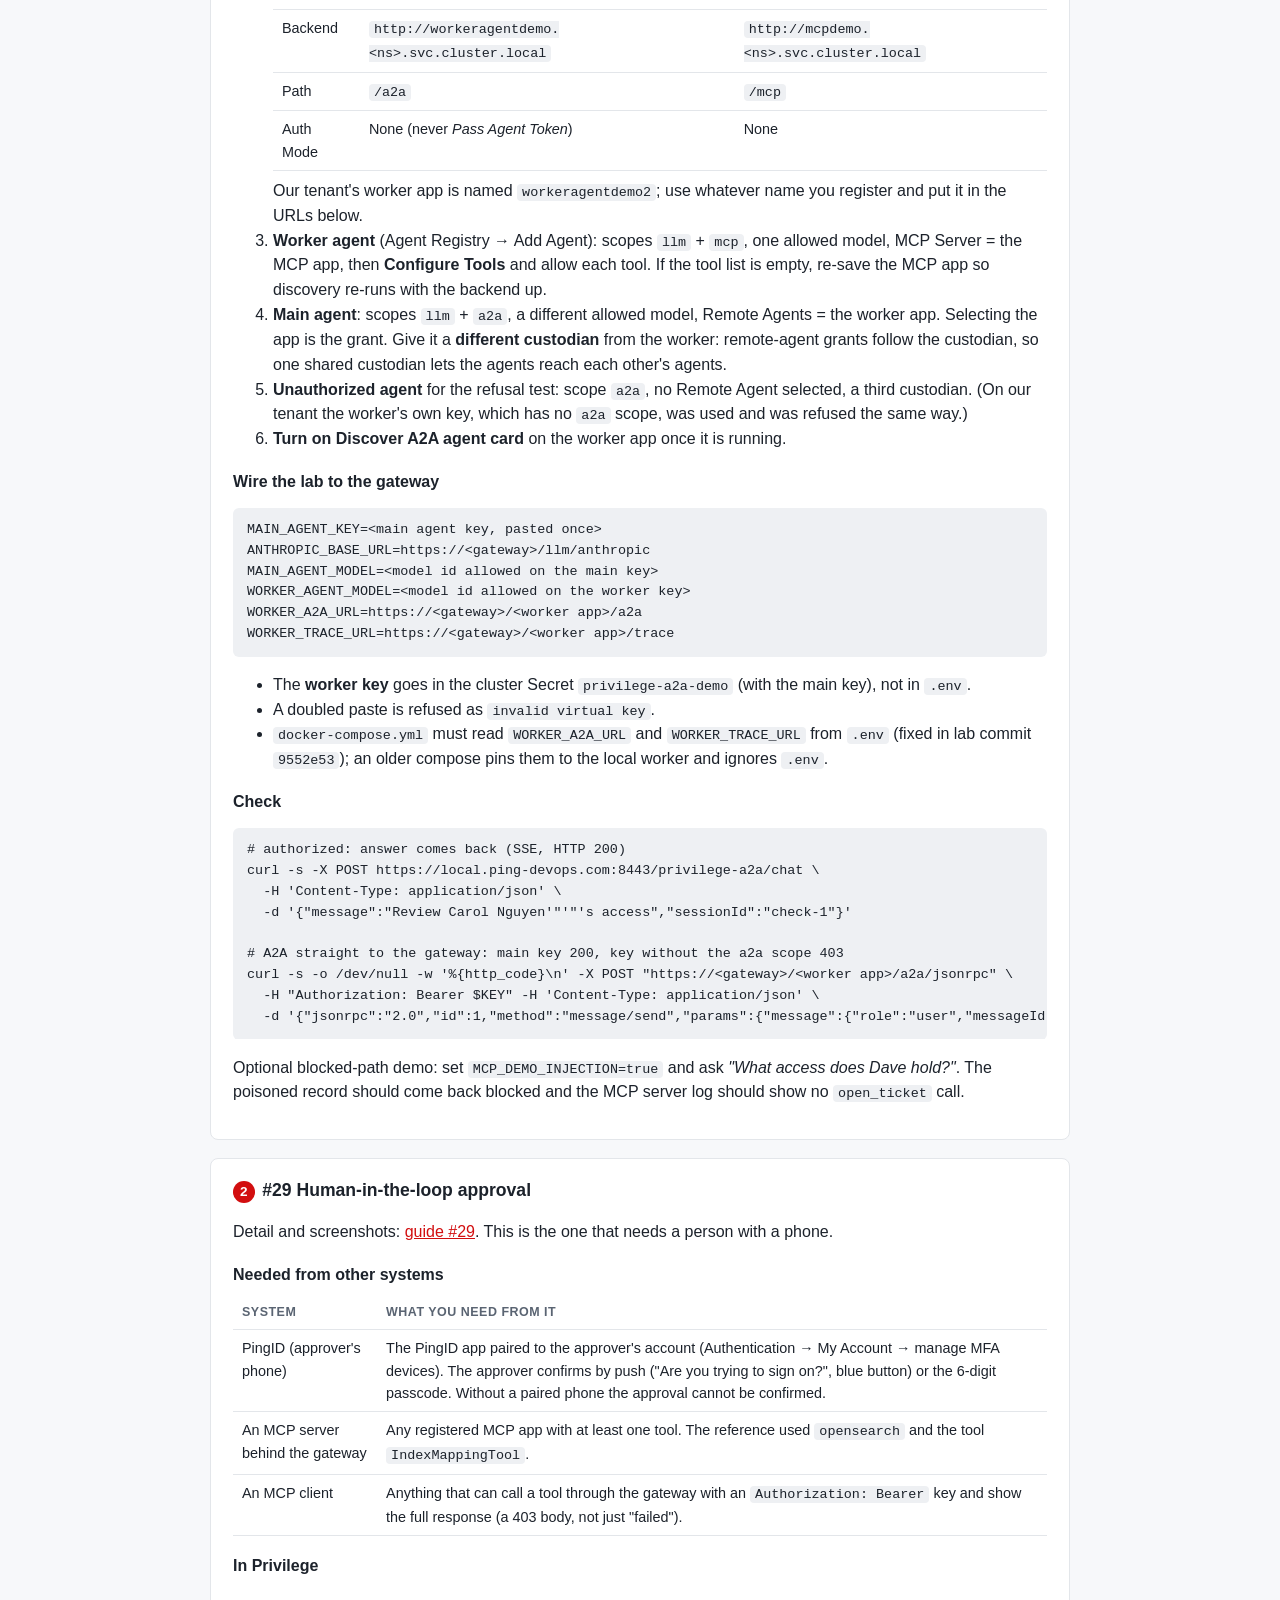
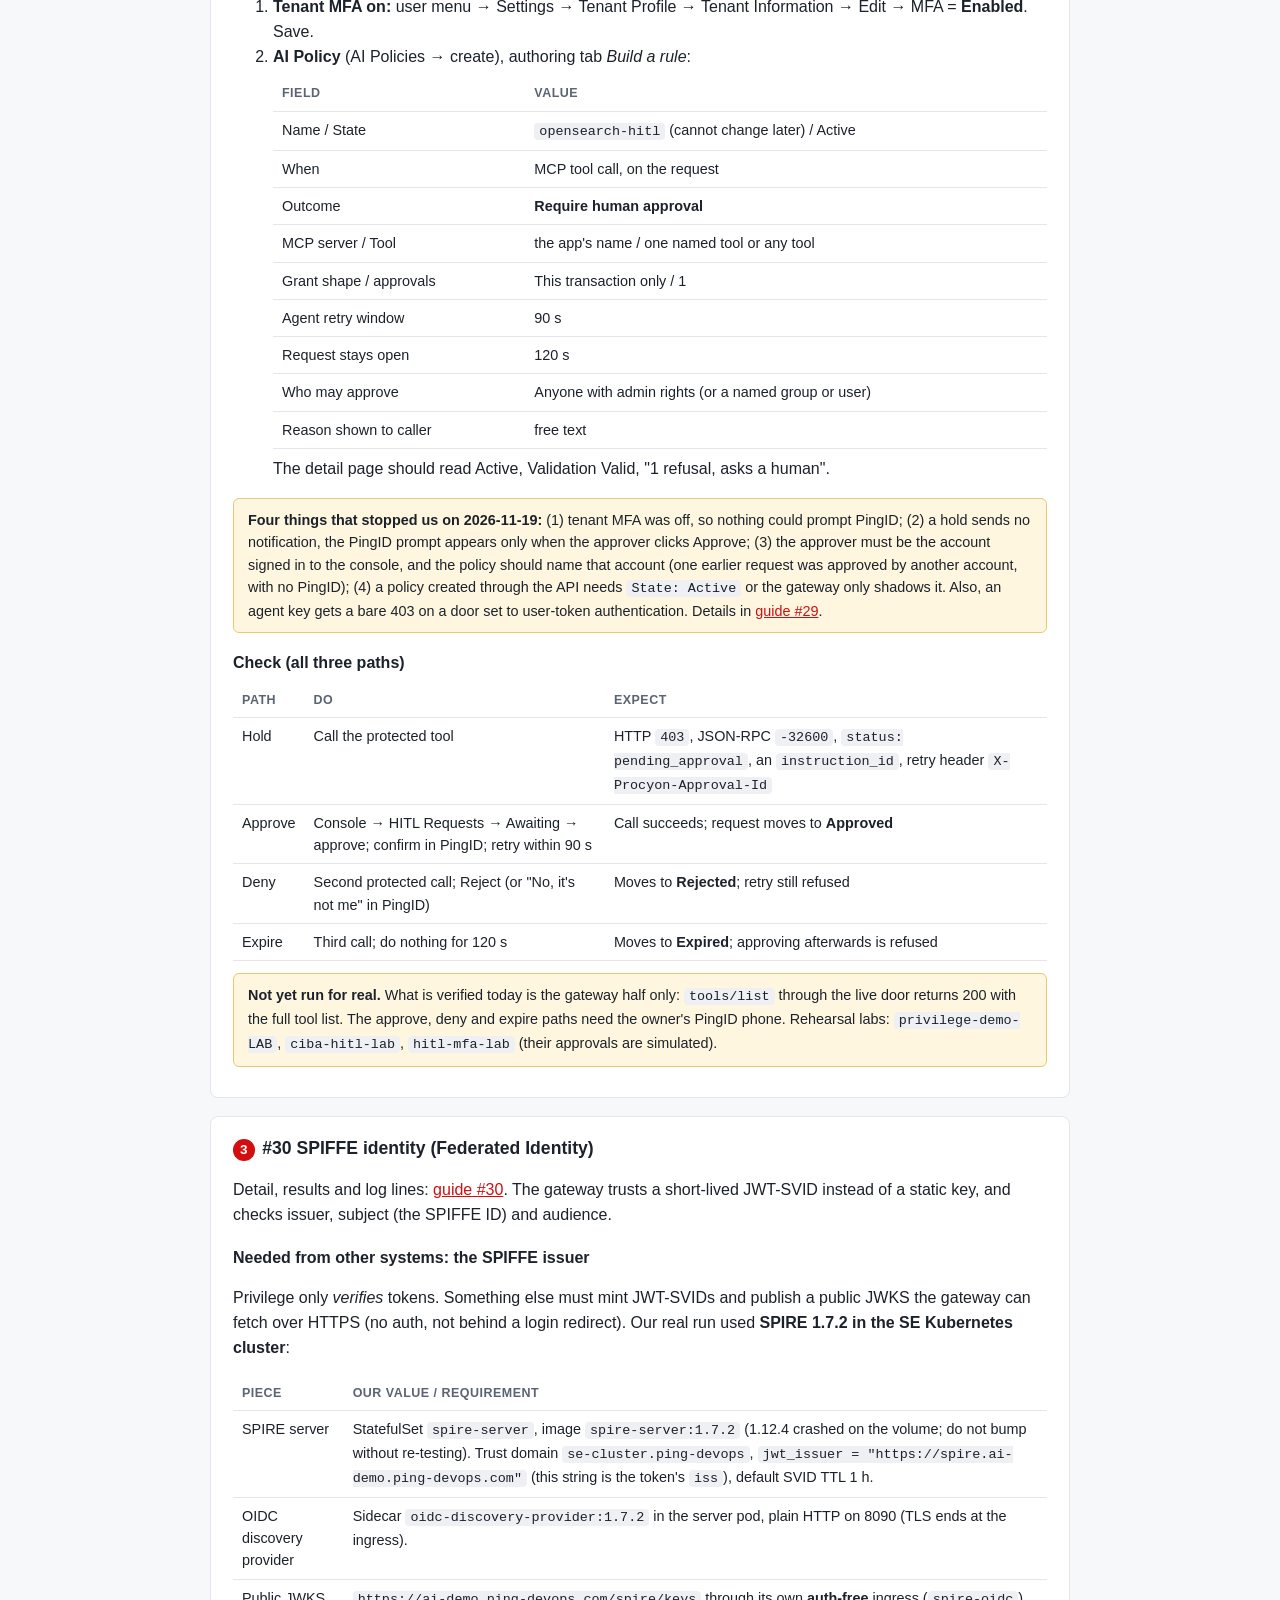
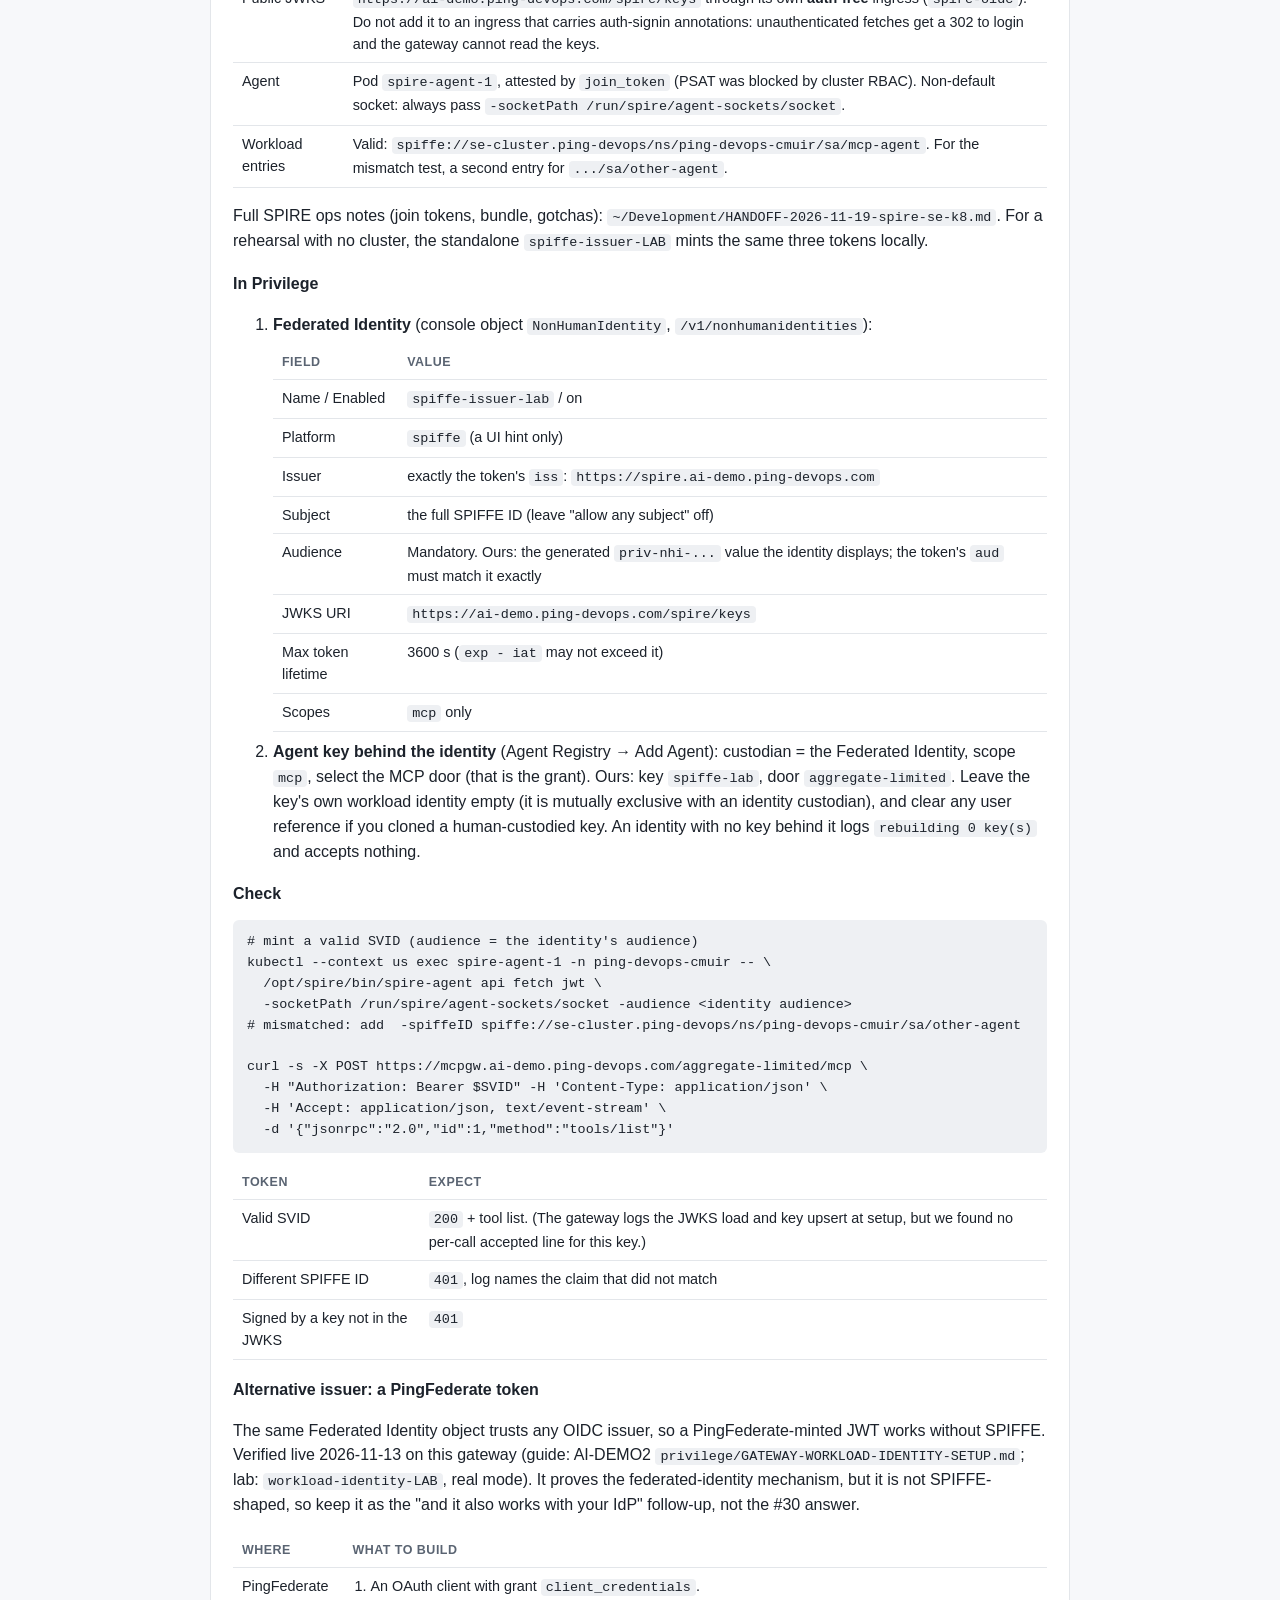
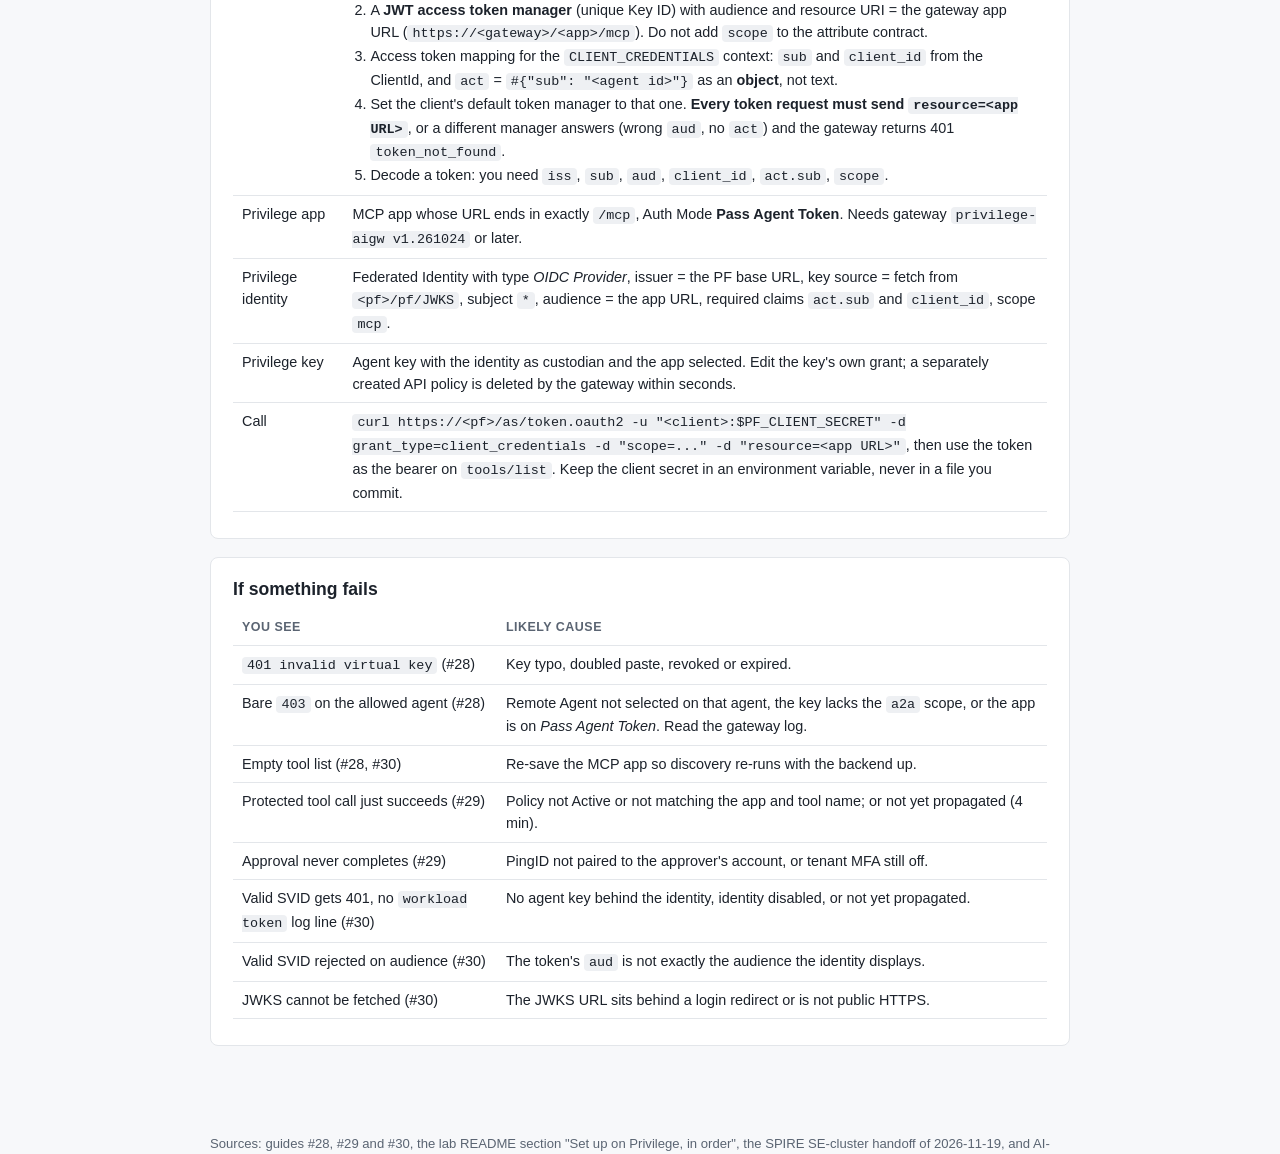
<file: guides/setup-all.html>
<!doctype html>
<html lang="en">
<head>
<meta charset="utf-8">
<meta name="viewport" content="width=device-width, initial-scale=1">
<title>Setup for #28, #29, #30: Privilege and the other systems</title>
<link rel="stylesheet" href="guide.css">
</head>
<body>
<header>
  <h1>Setup for #28, #29 and #30: Privilege, plus what the other systems must provide</h1>
  <p>One page for all three MCP test items. Each section says what to build in Privilege, what must exist outside Privilege, and how to check it. &middot; <a href="../index.html">back to the demo starter</a></p>
</header>
<main>

<section>
  <h2 style="margin-bottom:6px">At a glance</h2>
  <table>
    <tr><th>Item</th><th>Privilege objects</th><th>Needed from other systems</th><th>Status 2026-11-19</th></tr>
    <tr>
      <td><b>#28</b> A2A: two agents talk through the gateway, an unauthorized one is refused</td>
      <td>2 apps (Remote Agent + MCP), 2 or 3 agent keys with different custodians, provider + allowed models</td>
      <td>An Anthropic API key (held by Privilege); a place the gateway can reach for the worker and MCP server (Kubernetes); the lab on the presenter's machine</td>
      <td>Real run done</td>
    </tr>
    <tr>
      <td><b>#29</b> Human approval: approve, deny, expire</td>
      <td>Tenant MFA on, one AI policy with outcome <i>Require human approval</i></td>
      <td>PingID on the approver's phone, paired to the approver's account; an MCP server behind the gateway; an MCP client</td>
      <td>Gateway half real; PingID run not done</td>
    </tr>
    <tr>
      <td><b>#30</b> SPIFFE identity: valid, mismatched, untrusted</td>
      <td>1 Federated Identity, 1 agent key whose custodian is that identity, a grant on an MCP door</td>
      <td>A SPIFFE issuer that mints JWT-SVIDs and publishes a <b>public JWKS</b> (we used SPIRE in the SE cluster). A PingFederate token is the alternative issuer, see below</td>
      <td>Real run done</td>
    </tr>
  </table>
</section>

<section>
  <h2 style="margin-bottom:6px">Before any of the three</h2>
  <table>
    <tr><th>Need</th><th>Detail</th></tr>
    <tr><td>Privilege console admin</td><td>Can create apps, agents, Federated Identities and AI policies on a tenant you own (the MFA setting in #29 is tenant-wide).</td></tr>
    <tr><td>A gateway</td><td>Our tenant: <code>https://mcpgw.ai-demo.ping-devops.com</code>. Every app is served at <code>/&lt;app&gt;/...</code> on it.</td></tr>
    <tr><td>Patience for propagation</td><td>Changes to apps, policies and identities take about <b>4 minutes</b> to reach the gateway. Do not re-test sooner and call it a failure.</td></tr>
    <tr><td>The gateway log</td><td><code>/var/log/procyon/cyonproxy.log</code> in the gateway pod (and the newest rotated file). A bare <code>401</code> or <code>403</code> is only explained there.</td></tr>
    <tr><td>Never publish</td><td>Agent keys, tokens, client secrets, tenant ids, a person's name in a screenshot.</td></tr>
  </table>
</section>

<!-- ============================ #28 ============================ -->
<section class="step">
  <h2>#28 Agent-to-agent (A2A) through the gateway</h2>
  <p>Detail and screenshots: <a href="28-a2a.html">guide #28</a>. Lab: <code>privilege-a2a-anthropic-demo-LAB</code> (the two agents). This is the order that worked.</p>

  <h3>Needed from other systems</h3>
  <table>
    <tr><th>System</th><th>What you need from it</th></tr>
    <tr><td>Anthropic</td><td>A real API key. Privilege holds it server-side as the provider's <i>Real Key</i>; the agents only ever hold Privilege virtual keys. Allowed model IDs must be exact (we used <code>claude-sonnet-4-5</code> and <code>claude-haiku-4-5-20251001</code>).</td></tr>
    <tr><td>Kubernetes</td><td>A namespace the gateway mesh can reach. Apply the lab's <code>k8s/deployment.yaml</code>: it starts the worker agent (A2A on <code>/a2a</code>) and the MCP server (<code>/mcp</code>). A process on <code>127.0.0.1</code> cannot be reached by a hosted gateway. Ours: namespace <code>ping-devops-cmuir</code>.</td></tr>
    <tr><td>Presenter's machine</td><td>Docker (OrbStack) and the lab's <code>.env</code>. UI at <code>https://local.ping-devops.com:8443/privilege-a2a/</code>.</td></tr>
  </table>

  <h3>In Privilege</h3>
  <ol>
    <li><b>Provider:</b> add the Anthropic provider with the real key; allow the two models.</li>
    <li><b>Register two apps</b> (Agentic Apps &rarr; Add Application), on the gateway's mesh cluster:
      <table>
        <tr><th></th><th>Worker</th><th>MCP</th></tr>
        <tr><td>Type</td><td><b>Remote Agent</b></td><td><b>MCP</b></td></tr>
        <tr><td>Backend</td><td><code>http://workeragentdemo.&lt;ns&gt;.svc.cluster.local</code></td><td><code>http://mcpdemo.&lt;ns&gt;.svc.cluster.local</code></td></tr>
        <tr><td>Path</td><td><code>/a2a</code></td><td><code>/mcp</code></td></tr>
        <tr><td>Auth Mode</td><td>None (never <i>Pass Agent Token</i>)</td><td>None</td></tr>
      </table>
      Our tenant's worker app is named <code>workeragentdemo2</code>; use whatever name you register and put it in the URLs below.</li>
    <li><b>Worker agent</b> (Agent Registry &rarr; Add Agent): scopes <code>llm</code> + <code>mcp</code>, one allowed model, MCP Server = the MCP app, then <b>Configure Tools</b> and allow each tool. If the tool list is empty, re-save the MCP app so discovery re-runs with the backend up.</li>
    <li><b>Main agent</b>: scopes <code>llm</code> + <code>a2a</code>, a different allowed model, Remote Agents = the worker app. Selecting the app is the grant. Give it a <b>different custodian</b> from the worker: remote-agent grants follow the custodian, so one shared custodian lets the agents reach each other's agents.</li>
    <li><b>Unauthorized agent</b> for the refusal test: scope <code>a2a</code>, no Remote Agent selected, a third custodian. (On our tenant the worker's own key, which has no <code>a2a</code> scope, was used and was refused the same way.)</li>
    <li><b>Turn on Discover A2A agent card</b> on the worker app once it is running.</li>
  </ol>

  <h3>Wire the lab to the gateway</h3>
<pre><code>MAIN_AGENT_KEY=&lt;main agent key, pasted once&gt;
ANTHROPIC_BASE_URL=https://&lt;gateway&gt;/llm/anthropic
MAIN_AGENT_MODEL=&lt;model id allowed on the main key&gt;
WORKER_AGENT_MODEL=&lt;model id allowed on the worker key&gt;
WORKER_A2A_URL=https://&lt;gateway&gt;/&lt;worker app&gt;/a2a
WORKER_TRACE_URL=https://&lt;gateway&gt;/&lt;worker app&gt;/trace</code></pre>
  <ul>
    <li>The <b>worker key</b> goes in the cluster Secret <code>privilege-a2a-demo</code> (with the main key), not in <code>.env</code>.</li>
    <li>A doubled paste is refused as <code>invalid virtual key</code>.</li>
    <li><code>docker-compose.yml</code> must read <code>WORKER_A2A_URL</code> and <code>WORKER_TRACE_URL</code> from <code>.env</code> (fixed in lab commit <code>9552e53</code>); an older compose pins them to the local worker and ignores <code>.env</code>.</li>
  </ul>

  <h3>Check</h3>
<pre><code># authorized: answer comes back (SSE, HTTP 200)
curl -s -X POST https://local.ping-devops.com:8443/privilege-a2a/chat \
  -H 'Content-Type: application/json' \
  -d '{"message":"Review Carol Nguyen'"'"'s access","sessionId":"check-1"}'

# A2A straight to the gateway: main key 200, key without the a2a scope 403
curl -s -o /dev/null -w '%{http_code}\n' -X POST "https://&lt;gateway&gt;/&lt;worker app&gt;/a2a/jsonrpc" \
  -H "Authorization: Bearer $KEY" -H 'Content-Type: application/json' \
  -d '{"jsonrpc":"2.0","id":1,"method":"message/send","params":{"message":{"role":"user","messageId":"m1","parts":[{"kind":"text","text":"Hello"}]}}}'</code></pre>
  <p>Optional blocked-path demo: set <code>MCP_DEMO_INJECTION=true</code> and ask <i>"What access does Dave hold?"</i>. The poisoned record should come back blocked and the MCP server log should show no <code>open_ticket</code> call.</p>
</section>

<!-- ============================ #29 ============================ -->
<section class="step">
  <h2>#29 Human-in-the-loop approval</h2>
  <p>Detail and screenshots: <a href="29-human-approval.html">guide #29</a>. This is the one that needs a person with a phone.</p>

  <h3>Needed from other systems</h3>
  <table>
    <tr><th>System</th><th>What you need from it</th></tr>
    <tr><td>PingID (approver's phone)</td><td>The PingID app paired to the approver's account (Authentication &rarr; My Account &rarr; manage MFA devices). The approver confirms by push ("Are you trying to sign on?", blue button) or the 6-digit passcode. Without a paired phone the approval cannot be confirmed.</td></tr>
    <tr><td>An MCP server behind the gateway</td><td>Any registered MCP app with at least one tool. The reference used <code>opensearch</code> and the tool <code>IndexMappingTool</code>.</td></tr>
    <tr><td>An MCP client</td><td>Anything that can call a tool through the gateway with an <code>Authorization: Bearer</code> key and show the full response (a 403 body, not just "failed").</td></tr>
  </table>

  <h3>In Privilege</h3>
  <ol>
    <li><b>Tenant MFA on:</b> user menu &rarr; Settings &rarr; Tenant Profile &rarr; Tenant Information &rarr; Edit &rarr; MFA = <b>Enabled</b>. Save.</li>
    <li><b>AI Policy</b> (AI Policies &rarr; create), authoring tab <i>Build a rule</i>:
      <table>
        <tr><th>Field</th><th>Value</th></tr>
        <tr><td>Name / State</td><td><code>opensearch-hitl</code> (cannot change later) / Active</td></tr>
        <tr><td>When</td><td>MCP tool call, on the request</td></tr>
        <tr><td>Outcome</td><td><b>Require human approval</b></td></tr>
        <tr><td>MCP server / Tool</td><td>the app's name / one named tool or any tool</td></tr>
        <tr><td>Grant shape / approvals</td><td>This transaction only / 1</td></tr>
        <tr><td>Agent retry window</td><td>90 s</td></tr>
        <tr><td>Request stays open</td><td>120 s</td></tr>
        <tr><td>Who may approve</td><td>Anyone with admin rights (or a named group or user)</td></tr>
        <tr><td>Reason shown to caller</td><td>free text</td></tr>
      </table>
      The detail page should read Active, Validation Valid, "1 refusal, asks a human".</li>
  </ol>

  <div class="warn"><b>Four things that stopped us on 2026-11-19:</b> (1) tenant MFA was off, so nothing could prompt PingID; (2) a hold sends no notification, the PingID prompt appears only when the approver clicks Approve; (3) the approver must be the account signed in to the console, and the policy should name that account (one earlier request was approved by another account, with no PingID); (4) a policy created through the API needs <code>State: Active</code> or the gateway only shadows it. Also, an agent key gets a bare 403 on a door set to user-token authentication. Details in <a href="29-human-approval.html">guide #29</a>.</div>

  <h3>Check (all three paths)</h3>
  <table>
    <tr><th>Path</th><th>Do</th><th>Expect</th></tr>
    <tr><td>Hold</td><td>Call the protected tool</td><td>HTTP <code>403</code>, JSON-RPC <code>-32600</code>, <code>status: pending_approval</code>, an <code>instruction_id</code>, retry header <code>X-Procyon-Approval-Id</code></td></tr>
    <tr><td>Approve</td><td>Console &rarr; HITL Requests &rarr; Awaiting &rarr; approve; confirm in PingID; retry within 90 s</td><td>Call succeeds; request moves to <b>Approved</b></td></tr>
    <tr><td>Deny</td><td>Second protected call; Reject (or "No, it's not me" in PingID)</td><td>Moves to <b>Rejected</b>; retry still refused</td></tr>
    <tr><td>Expire</td><td>Third call; do nothing for 120 s</td><td>Moves to <b>Expired</b>; approving afterwards is refused</td></tr>
  </table>
  <div class="warn"><b>Not yet run for real.</b> What is verified today is the gateway half only: <code>tools/list</code> through the live door returns 200 with the full tool list. The approve, deny and expire paths need the owner's PingID phone. Rehearsal labs: <code>privilege-demo-LAB</code>, <code>ciba-hitl-lab</code>, <code>hitl-mfa-lab</code> (their approvals are simulated).</div>
</section>

<!-- ============================ #30 ============================ -->
<section class="step">
  <h2>#30 SPIFFE identity (Federated Identity)</h2>
  <p>Detail, results and log lines: <a href="30-spiffe.html">guide #30</a>. The gateway trusts a short-lived JWT-SVID instead of a static key, and checks issuer, subject (the SPIFFE ID) and audience.</p>

  <h3>Needed from other systems: the SPIFFE issuer</h3>
  <p>Privilege only <i>verifies</i> tokens. Something else must mint JWT-SVIDs and publish a public JWKS the gateway can fetch over HTTPS (no auth, not behind a login redirect). Our real run used <b>SPIRE 1.7.2 in the SE Kubernetes cluster</b>:</p>
  <table>
    <tr><th>Piece</th><th>Our value / requirement</th></tr>
    <tr><td>SPIRE server</td><td>StatefulSet <code>spire-server</code>, image <code>spire-server:1.7.2</code> (1.12.4 crashed on the volume; do not bump without re-testing). Trust domain <code>se-cluster.ping-devops</code>, <code>jwt_issuer = "https://spire.ai-demo.ping-devops.com"</code> (this string is the token's <code>iss</code>), default SVID TTL 1 h.</td></tr>
    <tr><td>OIDC discovery provider</td><td>Sidecar <code>oidc-discovery-provider:1.7.2</code> in the server pod, plain HTTP on 8090 (TLS ends at the ingress).</td></tr>
    <tr><td>Public JWKS</td><td><code>https://ai-demo.ping-devops.com/spire/keys</code> through its own <b>auth-free</b> ingress (<code>spire-oidc</code>). Do not add it to an ingress that carries auth-signin annotations: unauthenticated fetches get a 302 to login and the gateway cannot read the keys.</td></tr>
    <tr><td>Agent</td><td>Pod <code>spire-agent-1</code>, attested by <code>join_token</code> (PSAT was blocked by cluster RBAC). Non-default socket: always pass <code>-socketPath /run/spire/agent-sockets/socket</code>.</td></tr>
    <tr><td>Workload entries</td><td>Valid: <code>spiffe://se-cluster.ping-devops/ns/ping-devops-cmuir/sa/mcp-agent</code>. For the mismatch test, a second entry for <code>.../sa/other-agent</code>.</td></tr>
  </table>
  <p>Full SPIRE ops notes (join tokens, bundle, gotchas): <code>~/Development/HANDOFF-2026-11-19-spire-se-k8.md</code>. For a rehearsal with no cluster, the standalone <code>spiffe-issuer-LAB</code> mints the same three tokens locally.</p>

  <h3>In Privilege</h3>
  <ol>
    <li><b>Federated Identity</b> (console object <code>NonHumanIdentity</code>, <code>/v1/nonhumanidentities</code>):
      <table>
        <tr><th>Field</th><th>Value</th></tr>
        <tr><td>Name / Enabled</td><td><code>spiffe-issuer-lab</code> / on</td></tr>
        <tr><td>Platform</td><td><code>spiffe</code> (a UI hint only)</td></tr>
        <tr><td>Issuer</td><td>exactly the token's <code>iss</code>: <code>https://spire.ai-demo.ping-devops.com</code></td></tr>
        <tr><td>Subject</td><td>the full SPIFFE ID (leave "allow any subject" off)</td></tr>
        <tr><td>Audience</td><td>Mandatory. Ours: the generated <code>priv-nhi-...</code> value the identity displays; the token's <code>aud</code> must match it exactly</td></tr>
        <tr><td>JWKS URI</td><td><code>https://ai-demo.ping-devops.com/spire/keys</code></td></tr>
        <tr><td>Max token lifetime</td><td>3600 s (<code>exp - iat</code> may not exceed it)</td></tr>
        <tr><td>Scopes</td><td><code>mcp</code> only</td></tr>
      </table></li>
    <li><b>Agent key behind the identity</b> (Agent Registry &rarr; Add Agent): custodian = the Federated Identity, scope <code>mcp</code>, select the MCP door (that is the grant). Ours: key <code>spiffe-lab</code>, door <code>aggregate-limited</code>. Leave the key's own workload identity empty (it is mutually exclusive with an identity custodian), and clear any user reference if you cloned a human-custodied key. An identity with no key behind it logs <code>rebuilding 0 key(s)</code> and accepts nothing.</li>
  </ol>

  <h3>Check</h3>
<pre><code># mint a valid SVID (audience = the identity's audience)
kubectl --context us exec spire-agent-1 -n ping-devops-cmuir -- \
  /opt/spire/bin/spire-agent api fetch jwt \
  -socketPath /run/spire/agent-sockets/socket -audience &lt;identity audience&gt;
# mismatched: add  -spiffeID spiffe://se-cluster.ping-devops/ns/ping-devops-cmuir/sa/other-agent

curl -s -X POST https://mcpgw.ai-demo.ping-devops.com/aggregate-limited/mcp \
  -H "Authorization: Bearer $SVID" -H 'Content-Type: application/json' \
  -H 'Accept: application/json, text/event-stream' \
  -d '{"jsonrpc":"2.0","id":1,"method":"tools/list"}'</code></pre>
  <table>
    <tr><th>Token</th><th>Expect</th></tr>
    <tr><td>Valid SVID</td><td><code>200</code> + tool list. (The gateway logs the JWKS load and key upsert at setup, but we found no per-call accepted line for this key.)</td></tr>
    <tr><td>Different SPIFFE ID</td><td><code>401</code>, log names the claim that did not match</td></tr>
    <tr><td>Signed by a key not in the JWKS</td><td><code>401</code></td></tr>
  </table>

  <h3>Alternative issuer: a PingFederate token</h3>
  <p>The same Federated Identity object trusts any OIDC issuer, so a PingFederate-minted JWT works without SPIFFE. Verified live 2026-11-13 on this gateway (guide: AI-DEMO2 <code>privilege/GATEWAY-WORKLOAD-IDENTITY-SETUP.md</code>; lab: <code>workload-identity-LAB</code>, real mode). It proves the federated-identity mechanism, but it is not SPIFFE-shaped, so keep it as the "and it also works with your IdP" follow-up, not the #30 answer.</p>
  <table>
    <tr><th>Where</th><th>What to build</th></tr>
    <tr><td>PingFederate</td><td>
      <ol style="margin:0;padding-left:18px">
        <li>An OAuth client with grant <code>client_credentials</code>.</li>
        <li>A <b>JWT access token manager</b> (unique Key ID) with audience and resource URI = the gateway app URL (<code>https://&lt;gateway&gt;/&lt;app&gt;/mcp</code>). Do not add <code>scope</code> to the attribute contract.</li>
        <li>Access token mapping for the <code>CLIENT_CREDENTIALS</code> context: <code>sub</code> and <code>client_id</code> from the ClientId, and <code>act</code> = <code>#{"sub": "&lt;agent id&gt;"}</code> as an <b>object</b>, not text.</li>
        <li>Set the client's default token manager to that one. <b>Every token request must send <code>resource=&lt;app URL&gt;</code></b>, or a different manager answers (wrong <code>aud</code>, no <code>act</code>) and the gateway returns 401 <code>token_not_found</code>.</li>
        <li>Decode a token: you need <code>iss</code>, <code>sub</code>, <code>aud</code>, <code>client_id</code>, <code>act.sub</code>, <code>scope</code>.</li>
      </ol></td></tr>
    <tr><td>Privilege app</td><td>MCP app whose URL ends in exactly <code>/mcp</code>, Auth Mode <b>Pass Agent Token</b>. Needs gateway <code>privilege-aigw v1.261024</code> or later.</td></tr>
    <tr><td>Privilege identity</td><td>Federated Identity with type <i>OIDC Provider</i>, issuer = the PF base URL, key source = fetch from <code>&lt;pf&gt;/pf/JWKS</code>, subject <code>*</code>, audience = the app URL, required claims <code>act.sub</code> and <code>client_id</code>, scope <code>mcp</code>.</td></tr>
    <tr><td>Privilege key</td><td>Agent key with the identity as custodian and the app selected. Edit the key's own grant; a separately created API policy is deleted by the gateway within seconds.</td></tr>
    <tr><td>Call</td><td><code>curl https://&lt;pf&gt;/as/token.oauth2 -u "&lt;client&gt;:$PF_CLIENT_SECRET" -d grant_type=client_credentials -d "scope=..." -d "resource=&lt;app URL&gt;"</code>, then use the token as the bearer on <code>tools/list</code>. Keep the client secret in an environment variable, never in a file you commit.</td></tr>
  </table>
</section>

<section>
  <h2 style="margin-bottom:6px">If something fails</h2>
  <table>
    <tr><th>You see</th><th>Likely cause</th></tr>
    <tr><td><code>401 invalid virtual key</code> (#28)</td><td>Key typo, doubled paste, revoked or expired.</td></tr>
    <tr><td>Bare <code>403</code> on the allowed agent (#28)</td><td>Remote Agent not selected on that agent, the key lacks the <code>a2a</code> scope, or the app is on <i>Pass Agent Token</i>. Read the gateway log.</td></tr>
    <tr><td>Empty tool list (#28, #30)</td><td>Re-save the MCP app so discovery re-runs with the backend up.</td></tr>
    <tr><td>Protected tool call just succeeds (#29)</td><td>Policy not Active or not matching the app and tool name; or not yet propagated (4 min).</td></tr>
    <tr><td>Approval never completes (#29)</td><td>PingID not paired to the approver's account, or tenant MFA still off.</td></tr>
    <tr><td>Valid SVID gets 401, no <code>workload token</code> log line (#30)</td><td>No agent key behind the identity, identity disabled, or not yet propagated.</td></tr>
    <tr><td>Valid SVID rejected on audience (#30)</td><td>The token's <code>aud</code> is not exactly the audience the identity displays.</td></tr>
    <tr><td>JWKS cannot be fetched (#30)</td><td>The JWKS URL sits behind a login redirect or is not public HTTPS.</td></tr>
  </table>
</section>

</main>
<footer>Sources: guides #28, #29 and #30, the lab README section "Set up on Privilege, in order", the SPIRE SE-cluster handoff of 2026-11-19, and AI-DEMO2 <code>privilege/GATEWAY-WORKLOAD-IDENTITY-SETUP.md</code>. Text only: never publish a key, token, client secret or tenant id.</footer>
</body>
</html>
</file>
<file: guides/guide.css>
:root { --red:#d20e0f; --text:#1c222b; --muted:#5a6472; --border:#e3e6ea; --bg:#f7f8fa; --card:#fff; --code:#eef0f3; --warn:#fff6e0; --warn-b:#e8c872; --ok:#e8f4ec; --ok-b:#1f7a4d; }
@media (prefers-color-scheme: dark) {
  :root { --text:#e6e9ee; --muted:#9aa4b2; --border:#2d333d; --bg:#12151b; --card:#1a1e26; --code:#232832; --warn:#2b2412; --warn-b:#6b5a24; --ok:#14281d; --ok-b:#2f8a5c; }
}
* { box-sizing:border-box; }
body { margin:0; font-family:'Montserrat',-apple-system,Helvetica,Arial,sans-serif; color:var(--text); background:var(--bg); line-height:1.55; }
header { background:#16181f; color:#fff; padding:24px 32px 18px; border-bottom:4px solid var(--red); }
header h1 { margin:0 0 6px; font-size:1.4rem; }
header p { margin:0; color:#aab2bd; font-size:.9rem; }
header a { color:#ff8a8b; }
main { max-width:900px; margin:0 auto; padding:24px 20px 70px; }
section { background:var(--card); border:1px solid var(--border); border-radius:8px; padding:18px 22px; margin-bottom:18px; }
h2 { margin:0 0 10px; font-size:1.1rem; }
h3 { margin:18px 0 6px; font-size:1rem; }
a { color:var(--red); }
code { background:var(--code); border-radius:4px; padding:1px 5px; font-size:.84rem; overflow-wrap:anywhere; }
section { min-width:0; }
@media (max-width: 600px) { header { padding:20px 16px 14px; } main { padding:16px 16px 60px; } section { padding:16px; } th, td { padding:6px 6px; } table { display:block; overflow-x:auto; } }
pre { background:var(--code); border-radius:6px; padding:12px 14px; overflow-x:auto; font-size:.82rem; }
pre code { background:none; padding:0; }
table { width:100%; border-collapse:collapse; font-size:.9rem; margin:8px 0; }
th, td { text-align:left; padding:7px 9px; border-bottom:1px solid var(--border); vertical-align:top; }
th { color:var(--muted); font-size:.78rem; text-transform:uppercase; letter-spacing:.04em; }
.step { counter-increment:step; }
.step > h2::before { content:counter(step); display:inline-block; background:var(--red); color:#fff; border-radius:50%; width:1.6em; height:1.6em; text-align:center; line-height:1.6em; margin-right:.55em; font-size:.85rem; }
main { counter-reset:step; }
.warn { background:var(--warn); border:1px solid var(--warn-b); border-radius:6px; padding:10px 14px; font-size:.9rem; margin:12px 0; }
.warn.ok { background:var(--ok); border-color:var(--ok-b); }
.expect { border-left:4px solid var(--red); padding:4px 12px; color:var(--muted); font-size:.9rem; margin:10px 0; }
.tag { display:inline-block; font-size:.72rem; font-weight:700; border-radius:10px; padding:2px 8px; margin-left:6px; vertical-align:middle; }
.tag.unverified { background:#fdeaea; color:var(--red); }
.tag.verified { background:#e8f4ec; color:#1f7a4d; }
figure.shot { margin:12px 0; }
figure.shot img { max-width:100%; border:1px solid var(--border); border-radius:6px; display:block; }
figure.shot figcaption { color:var(--muted); font-size:.82rem; margin-top:4px; }
figure.shot.missing img { display:none; }
figure.shot.missing::before { content:"Screenshot to add: " attr(data-file); display:block; border:2px dashed var(--border); border-radius:6px; padding:22px 14px; text-align:center; color:var(--muted); font-size:.85rem; }
.checks li { margin:4px 0; }
footer { max-width:900px; margin:0 auto; padding:0 20px 40px; color:var(--muted); font-size:.82rem; }
</file>
